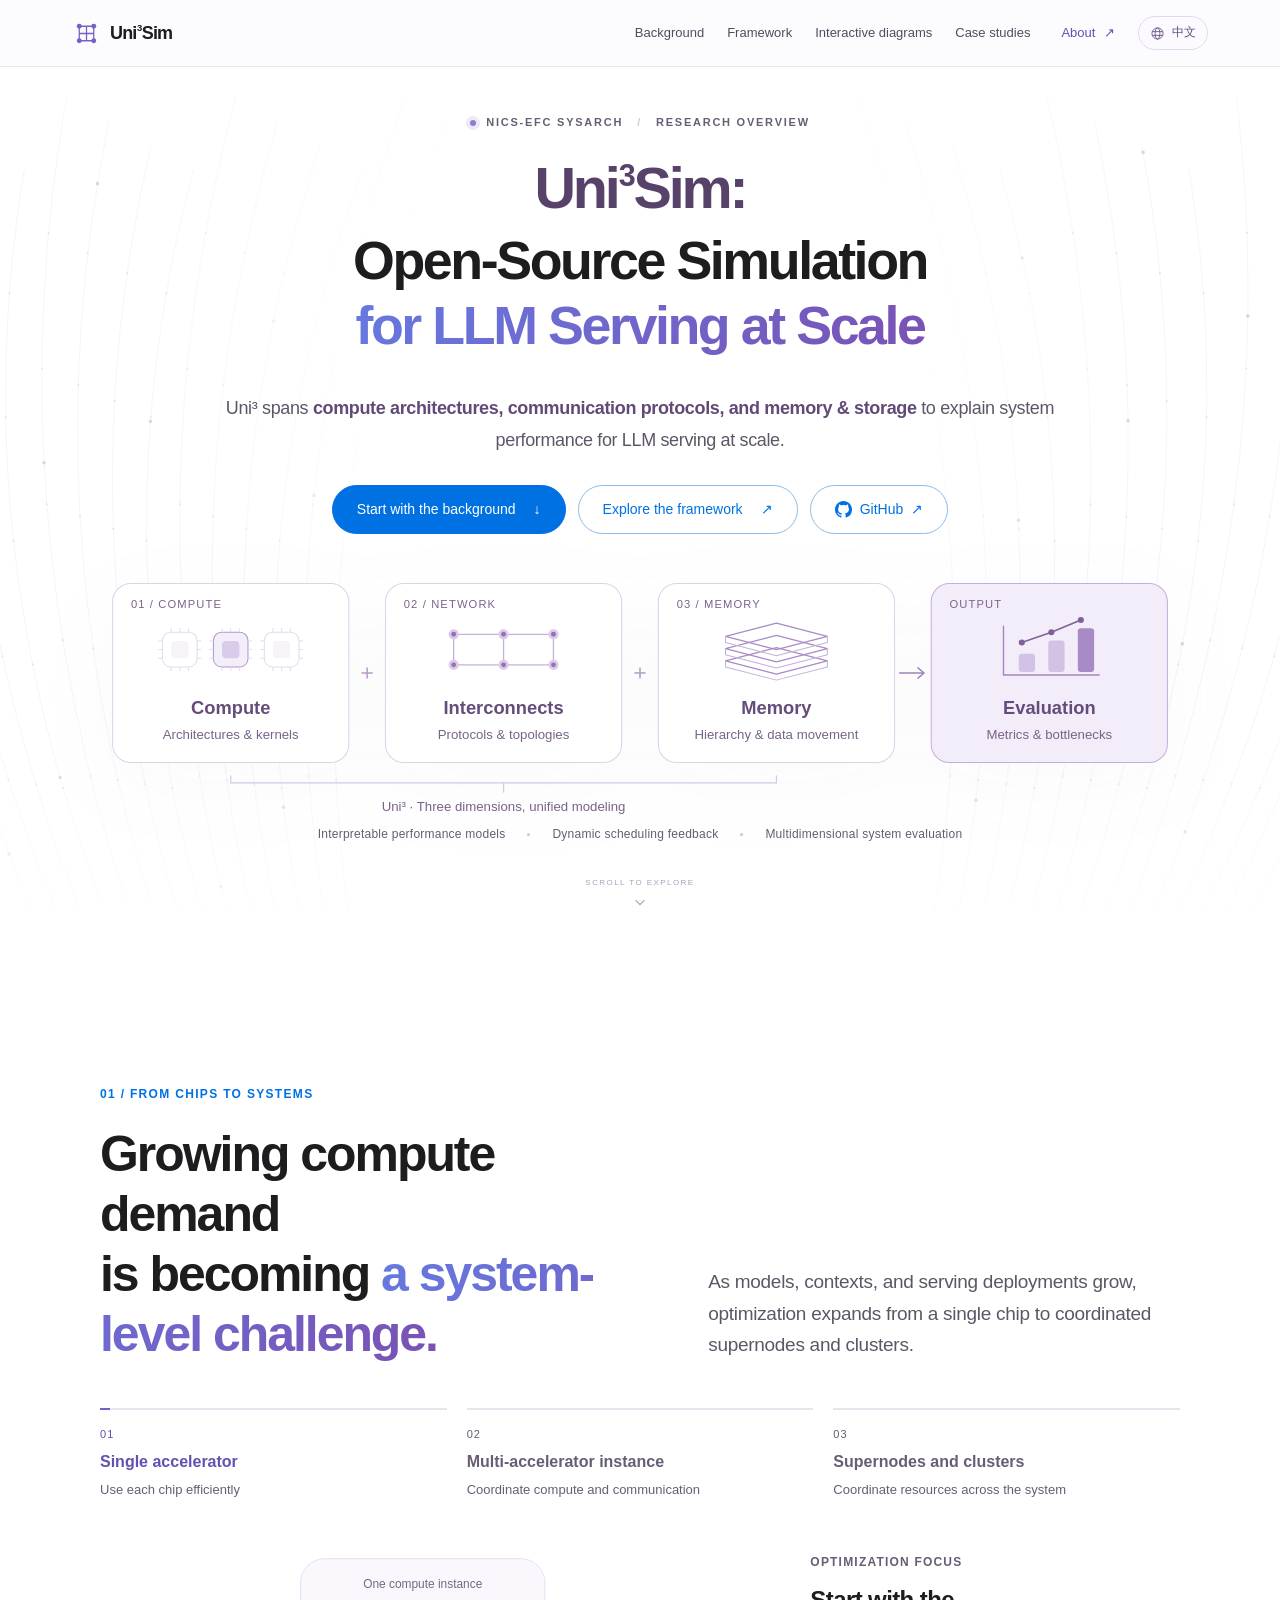
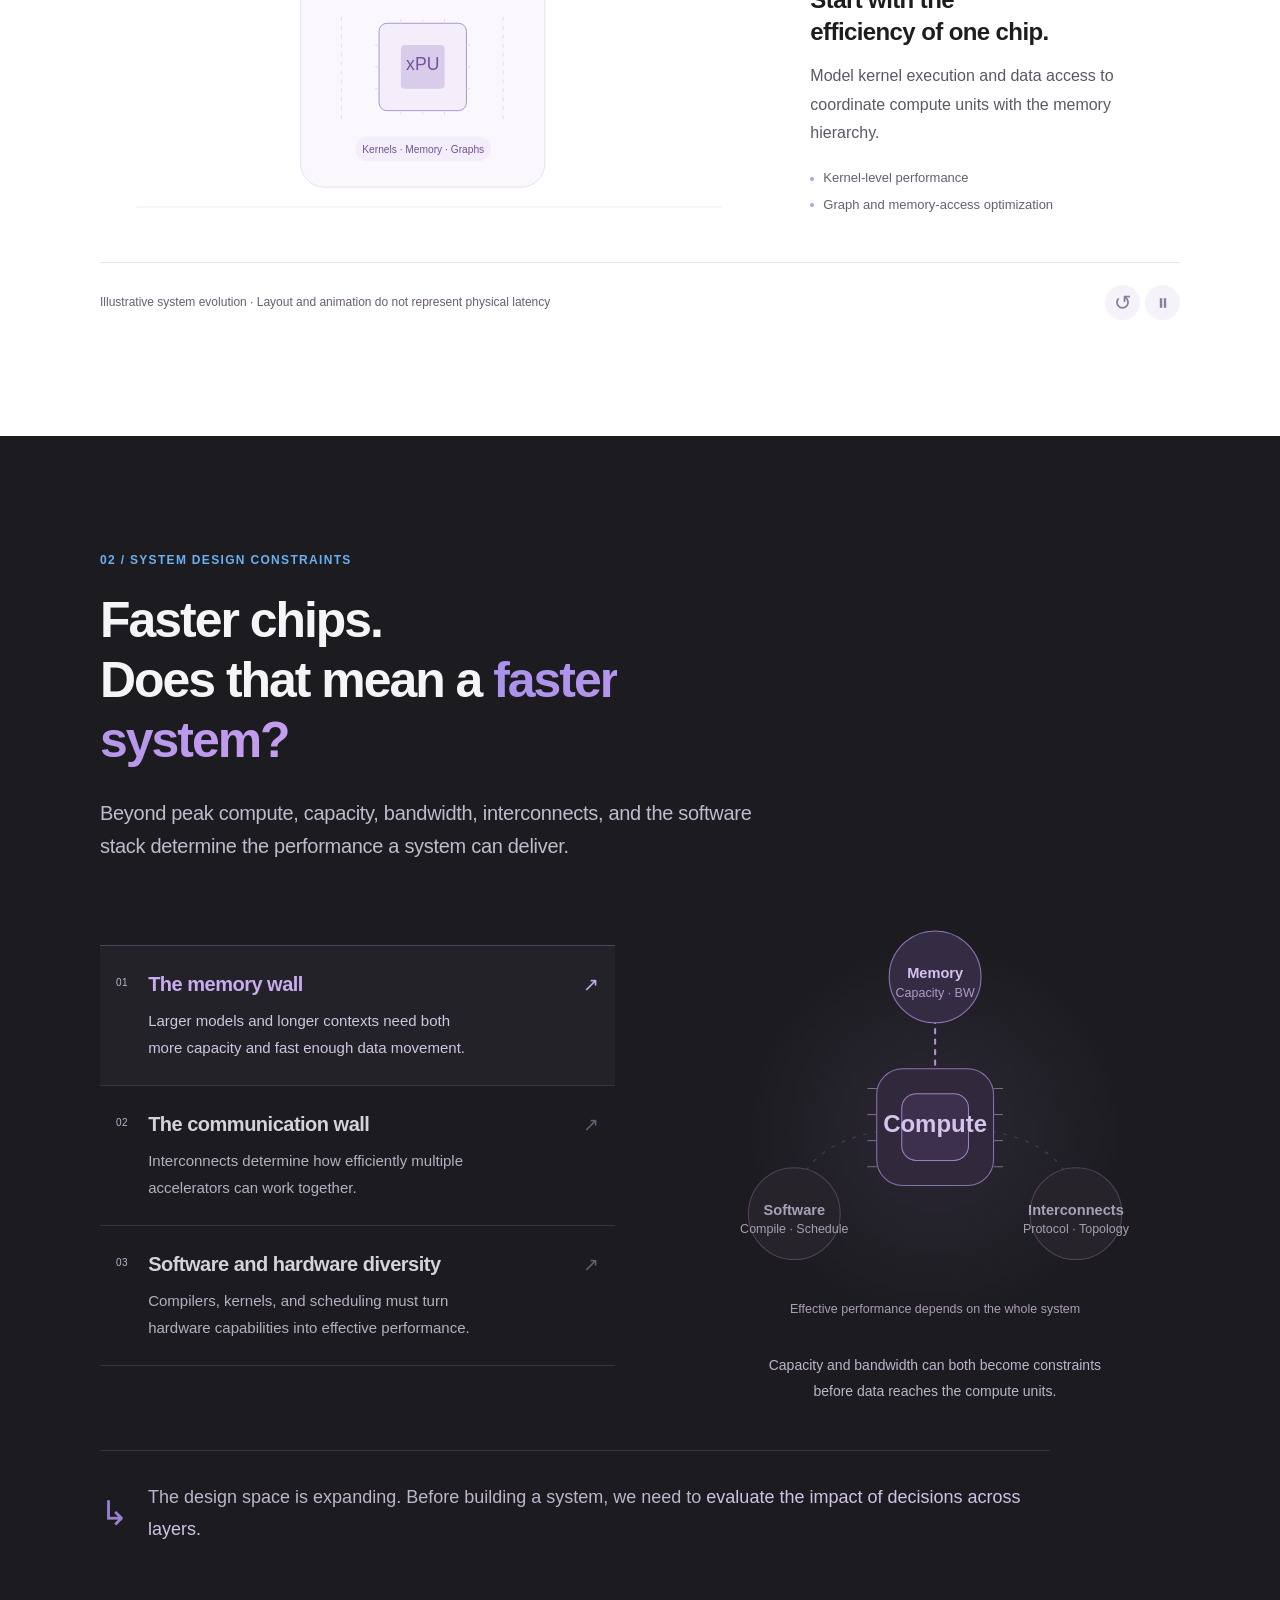
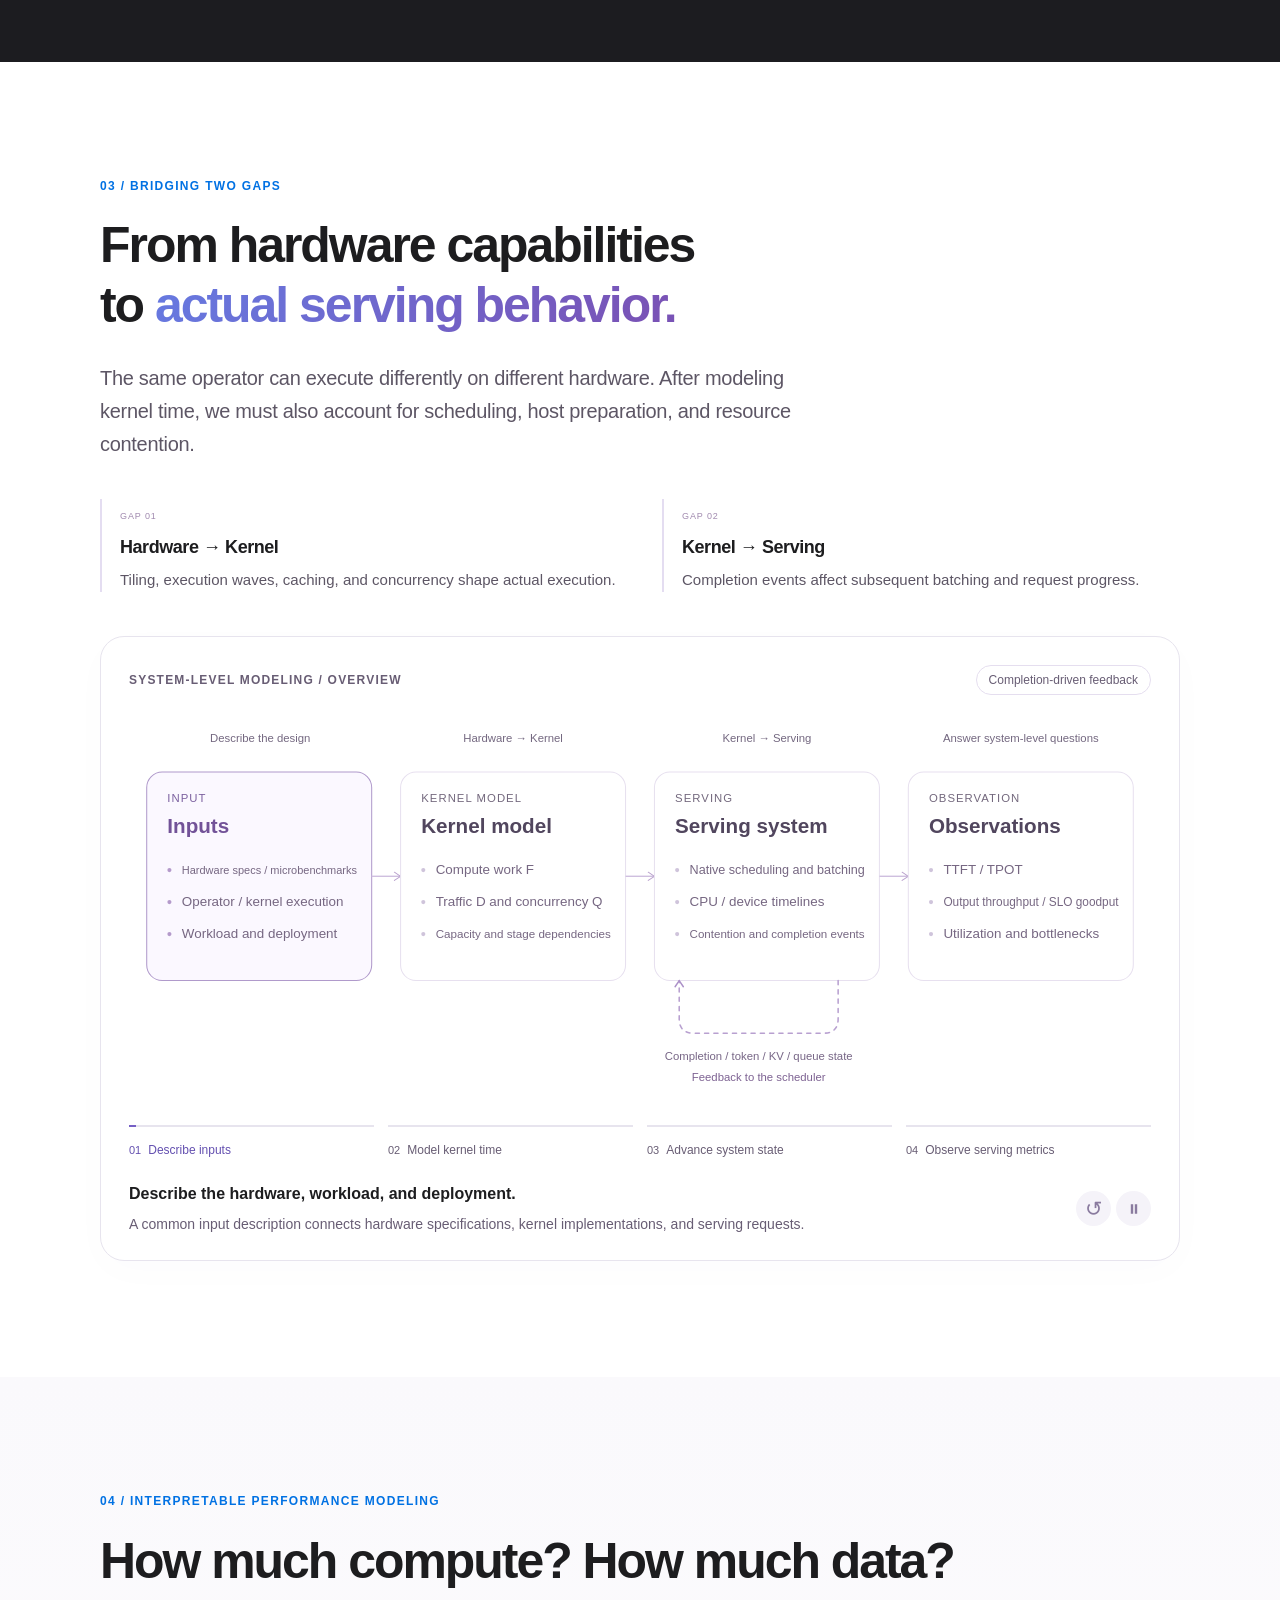
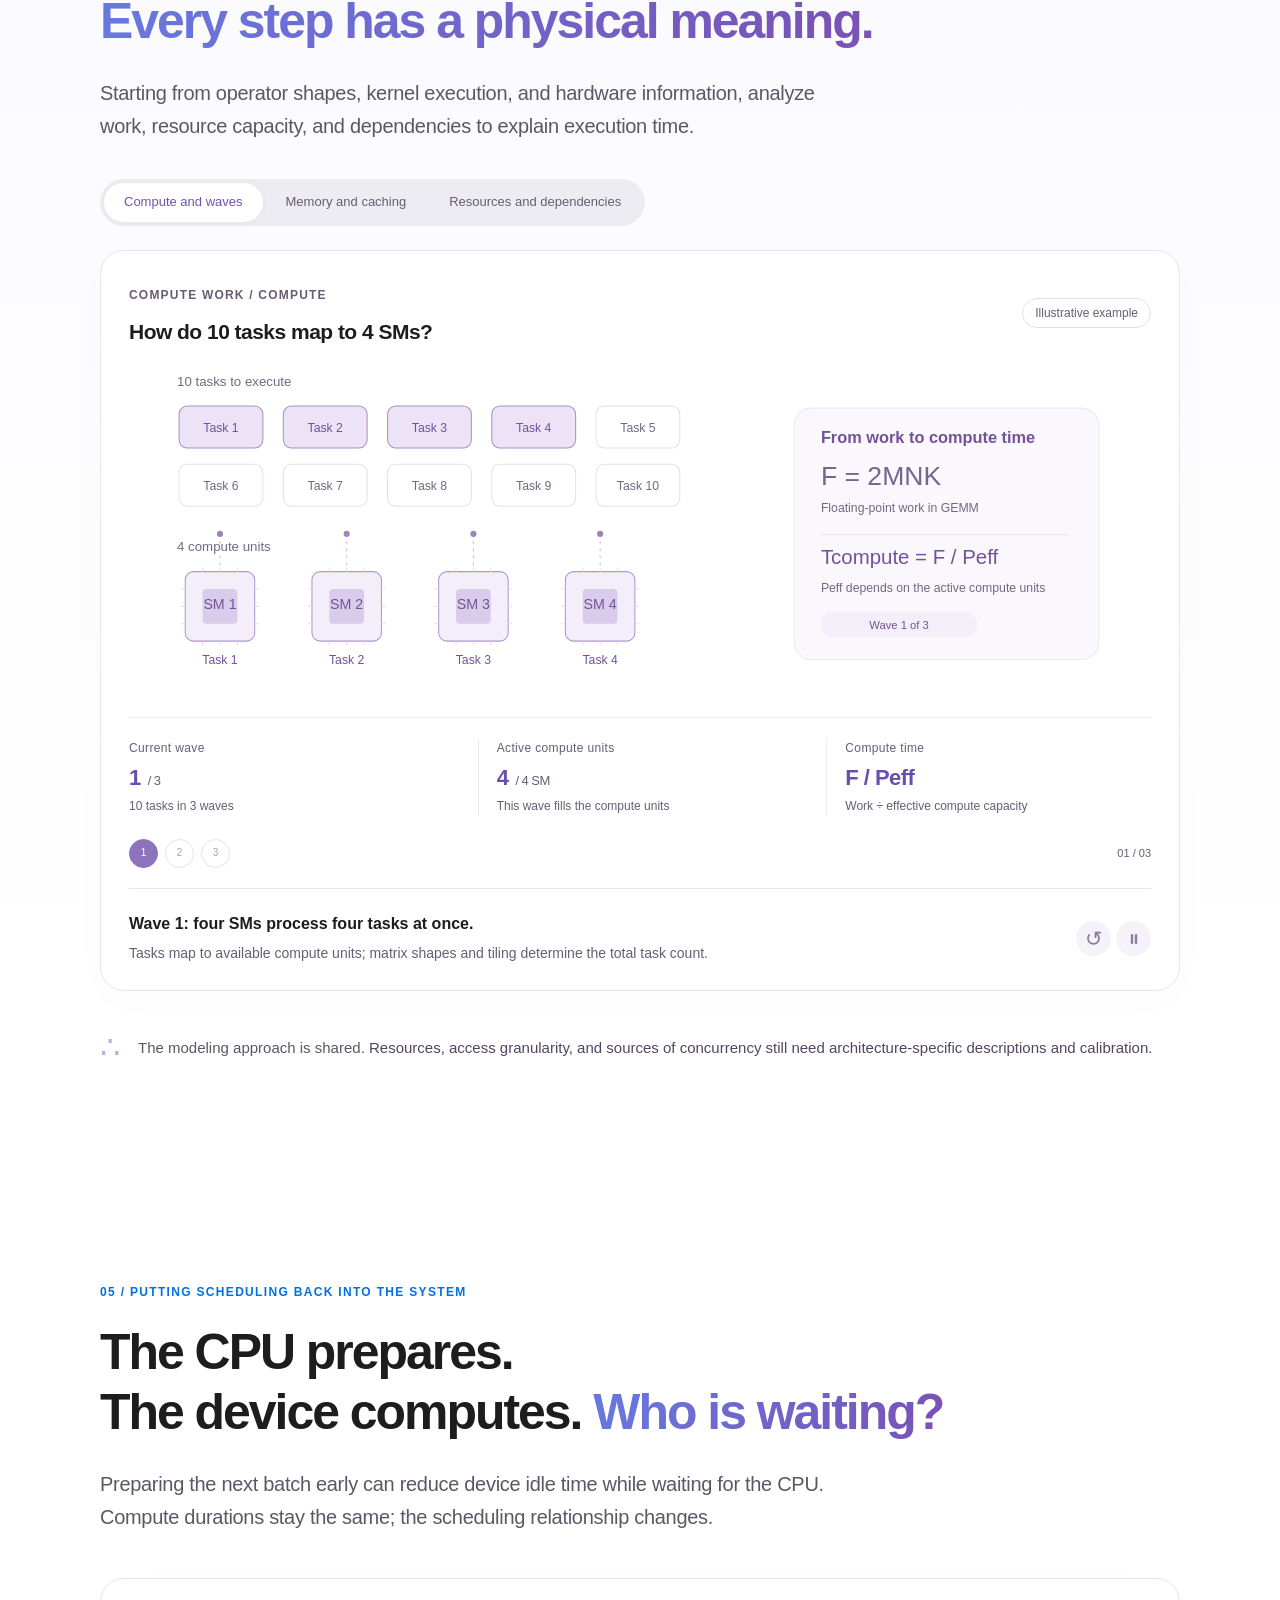
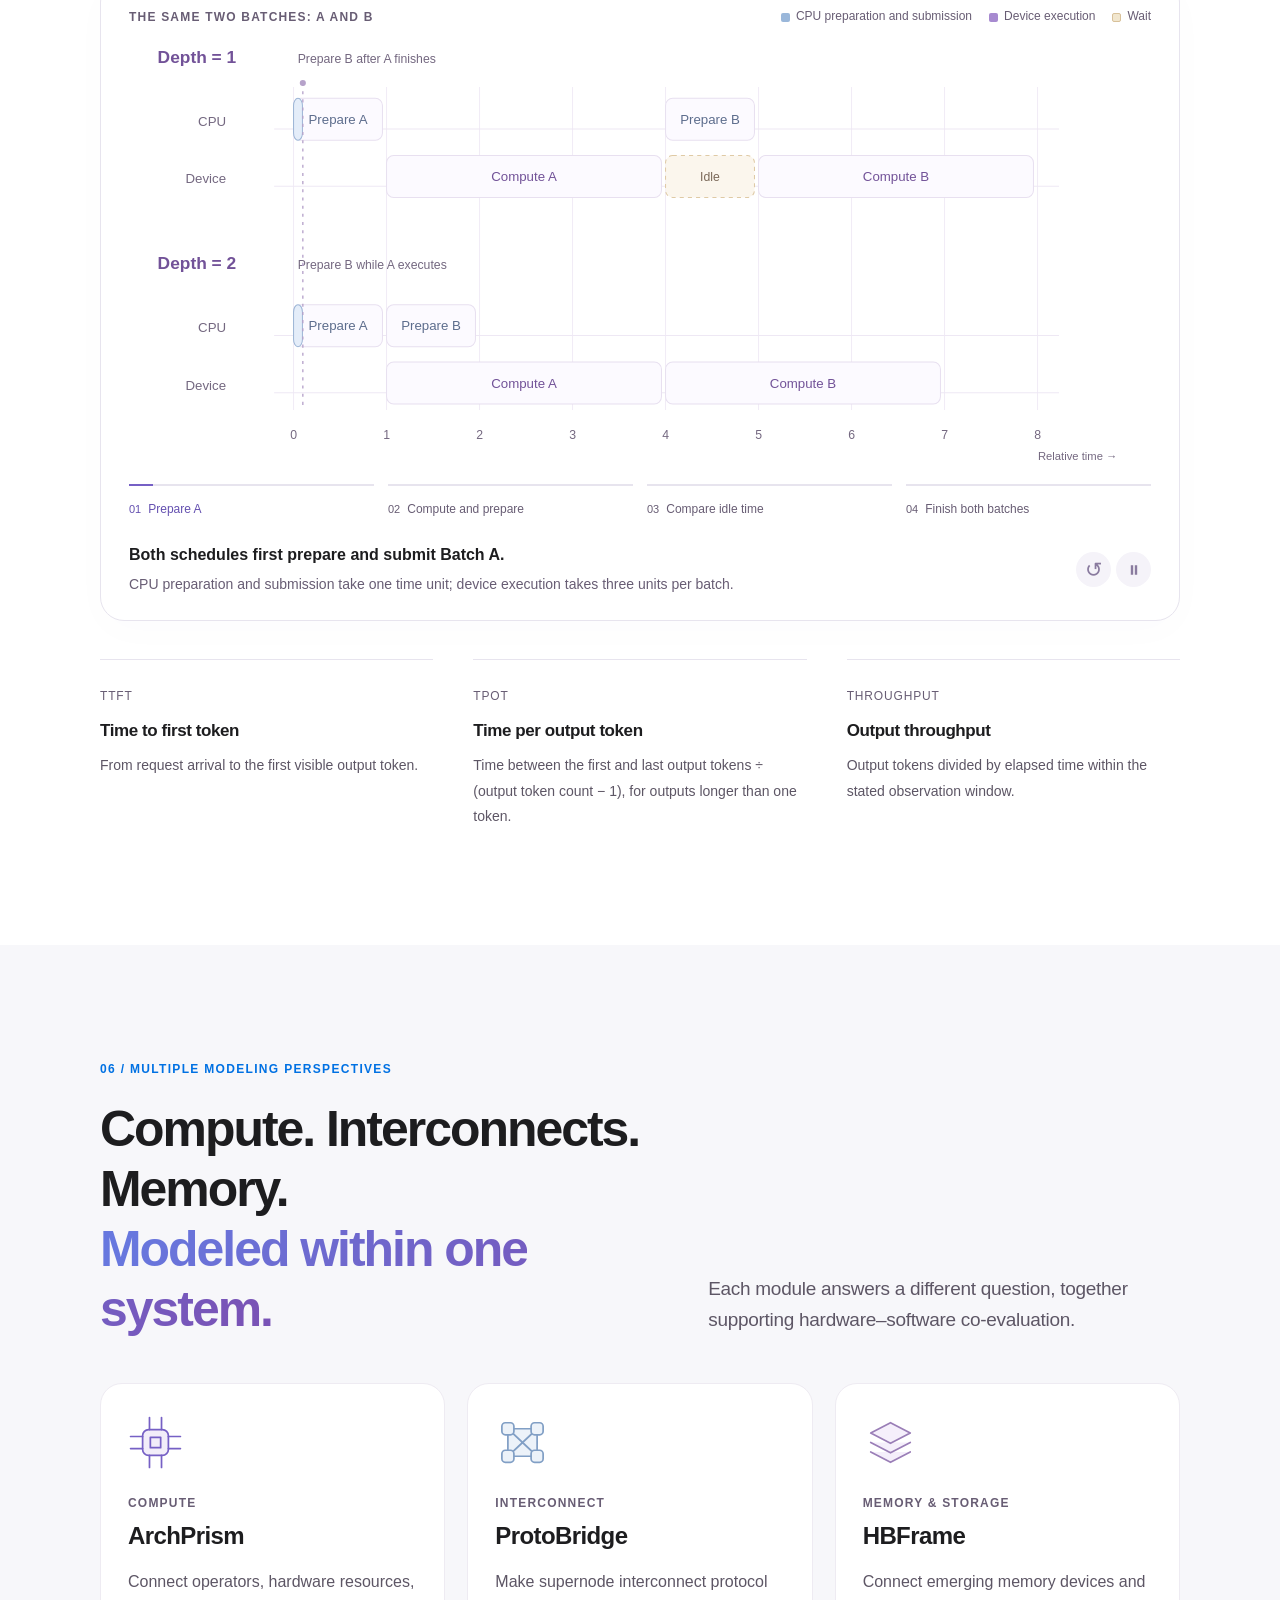
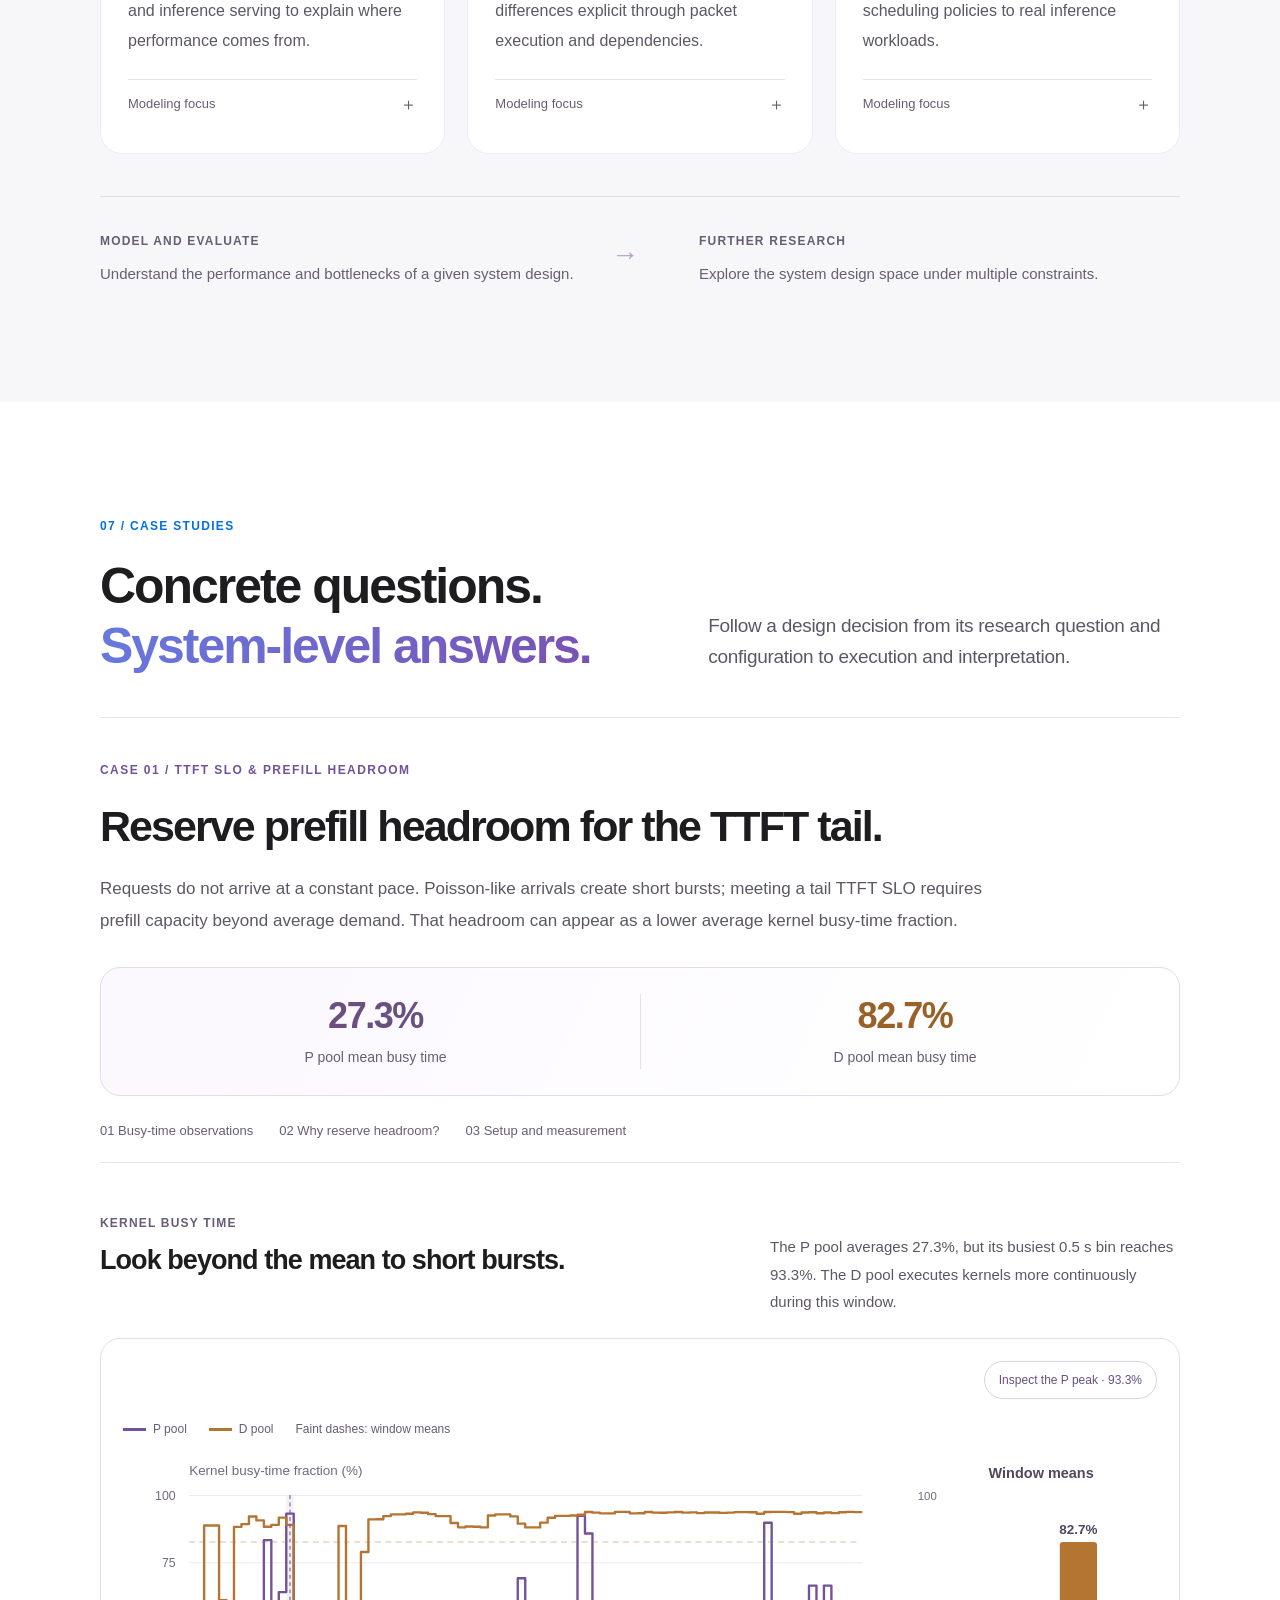
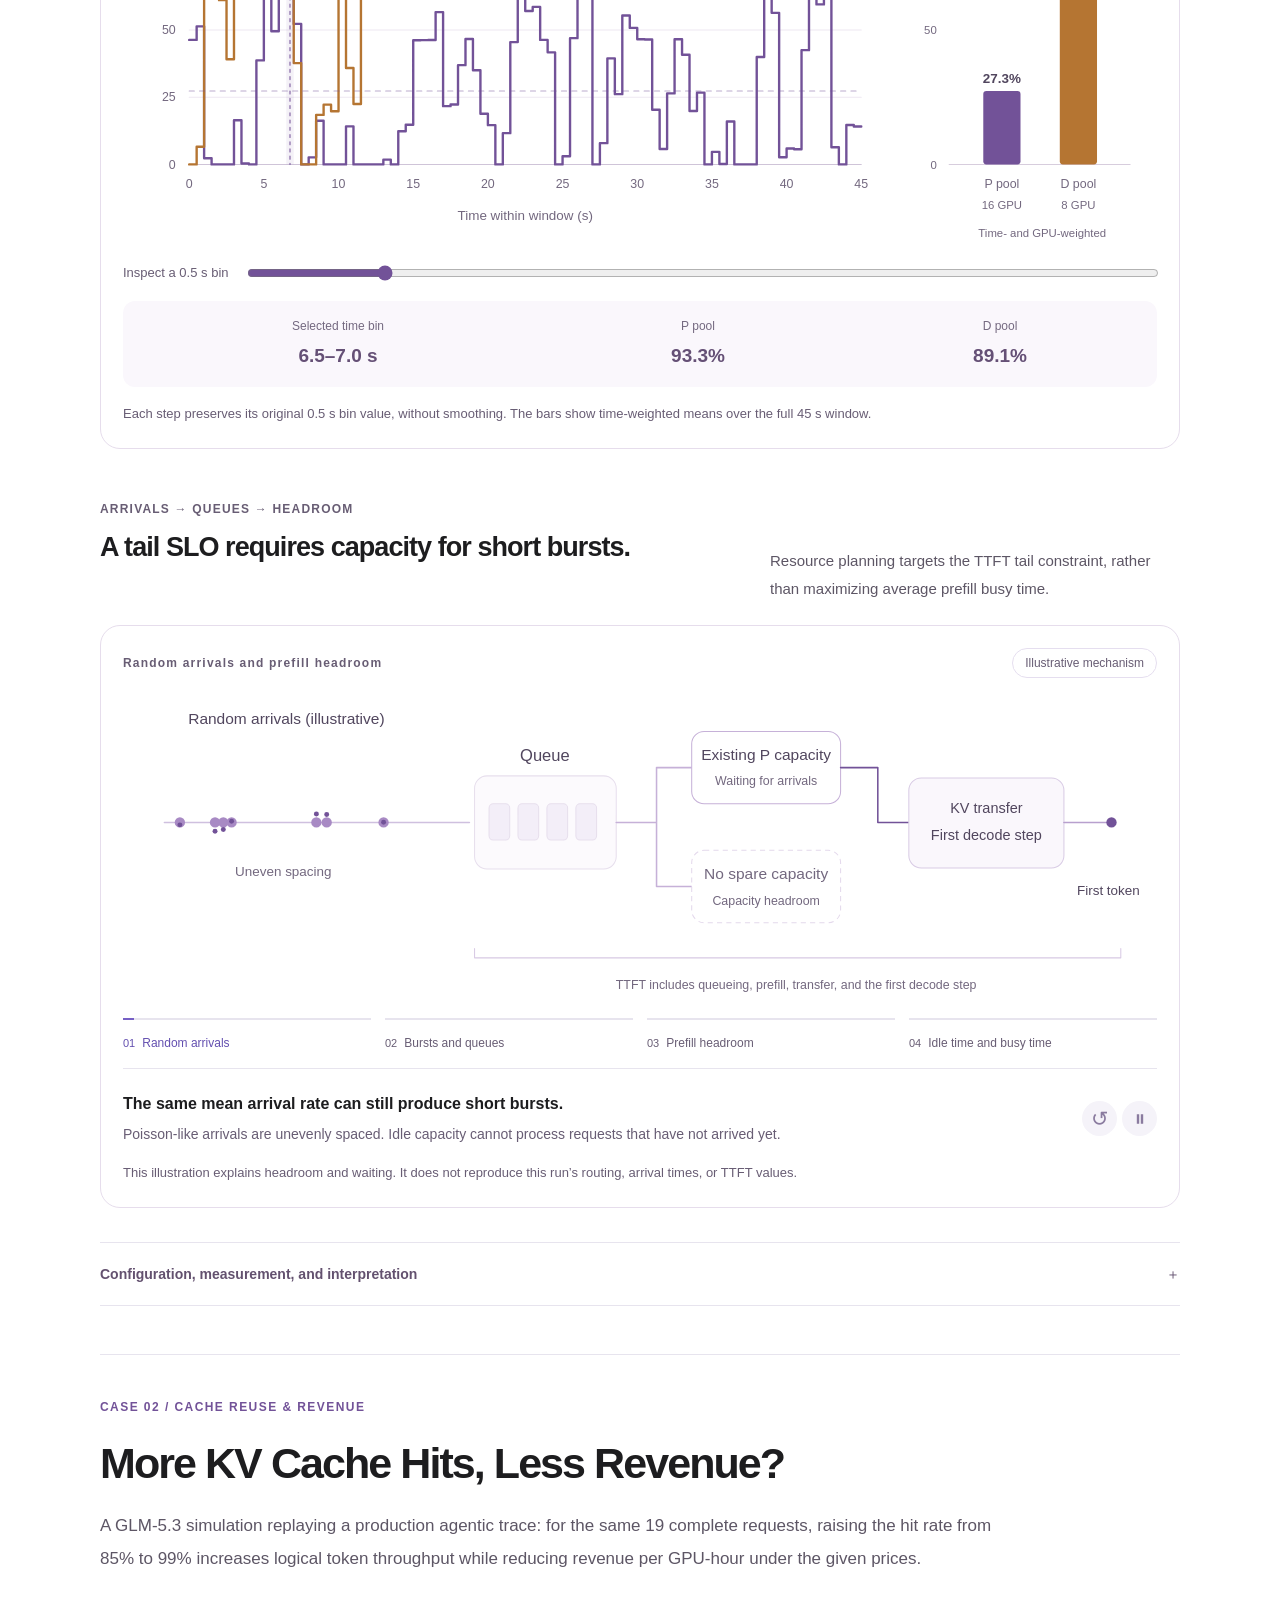
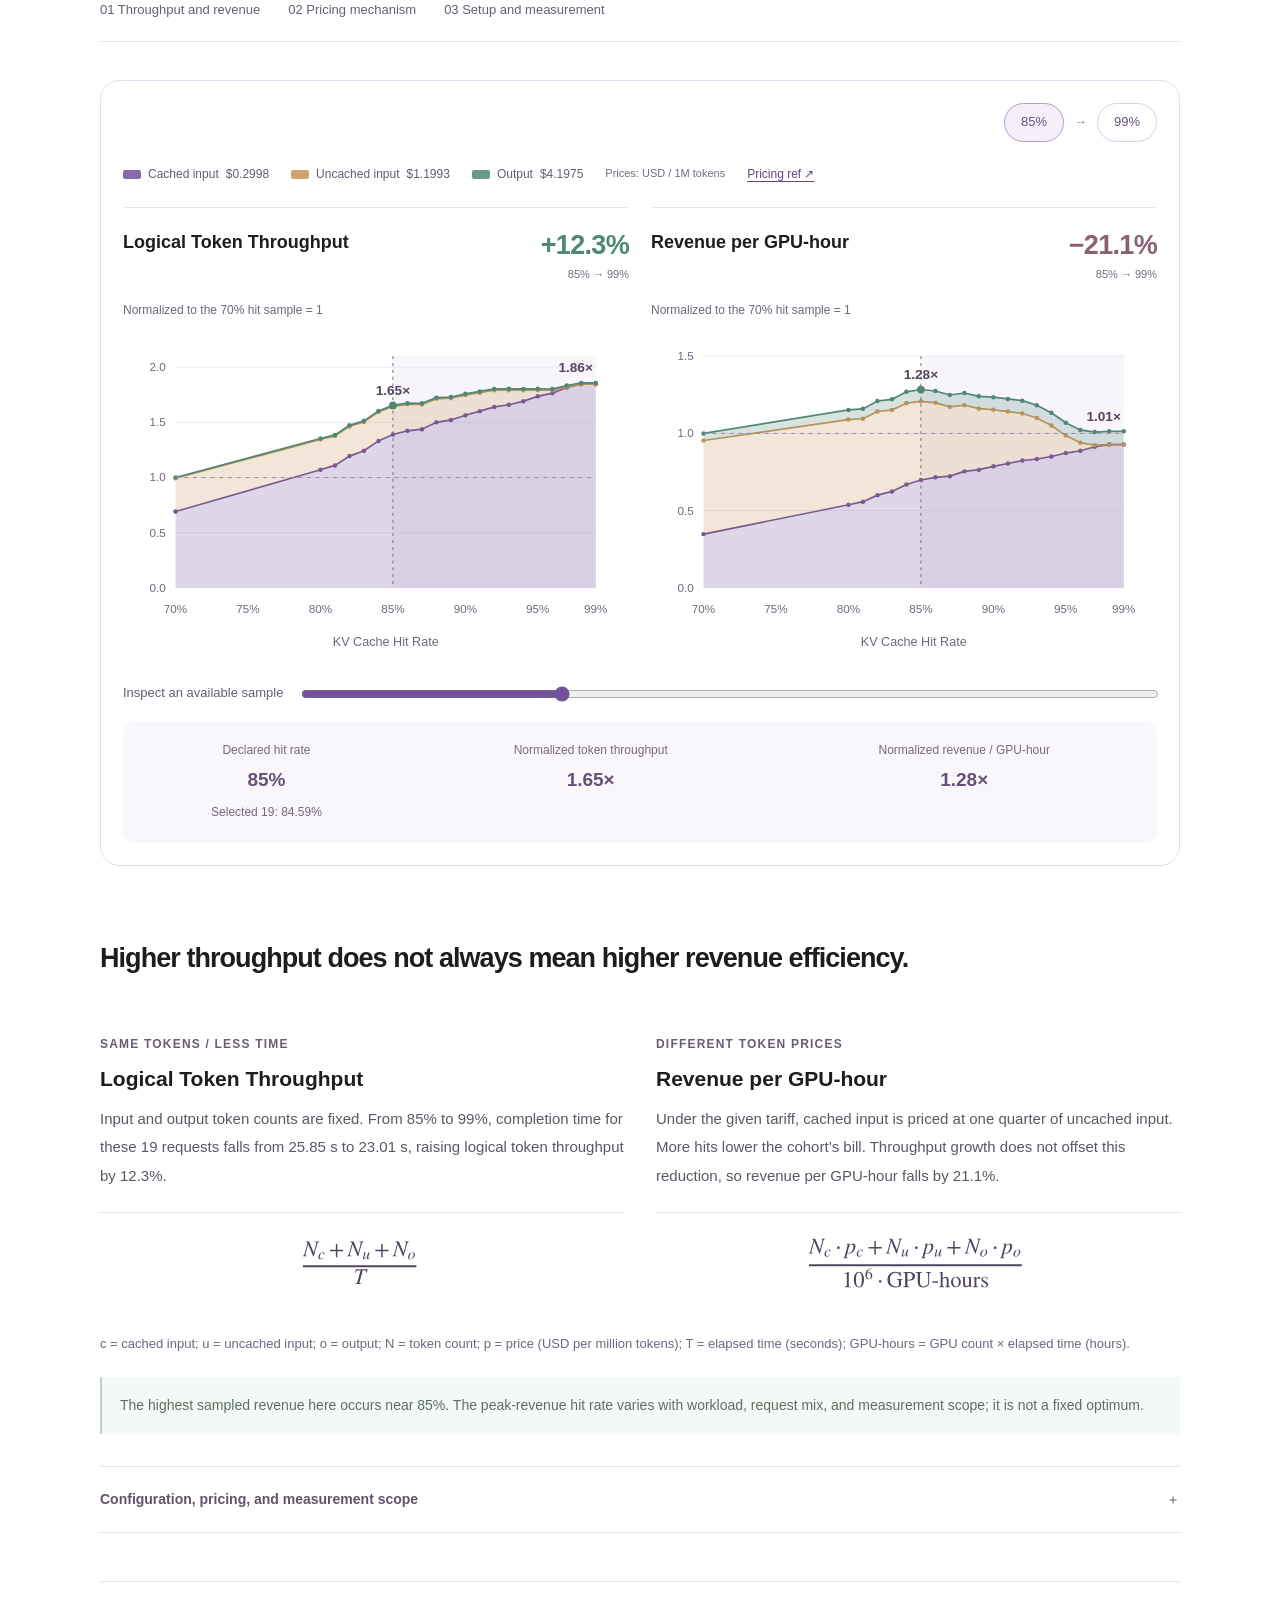
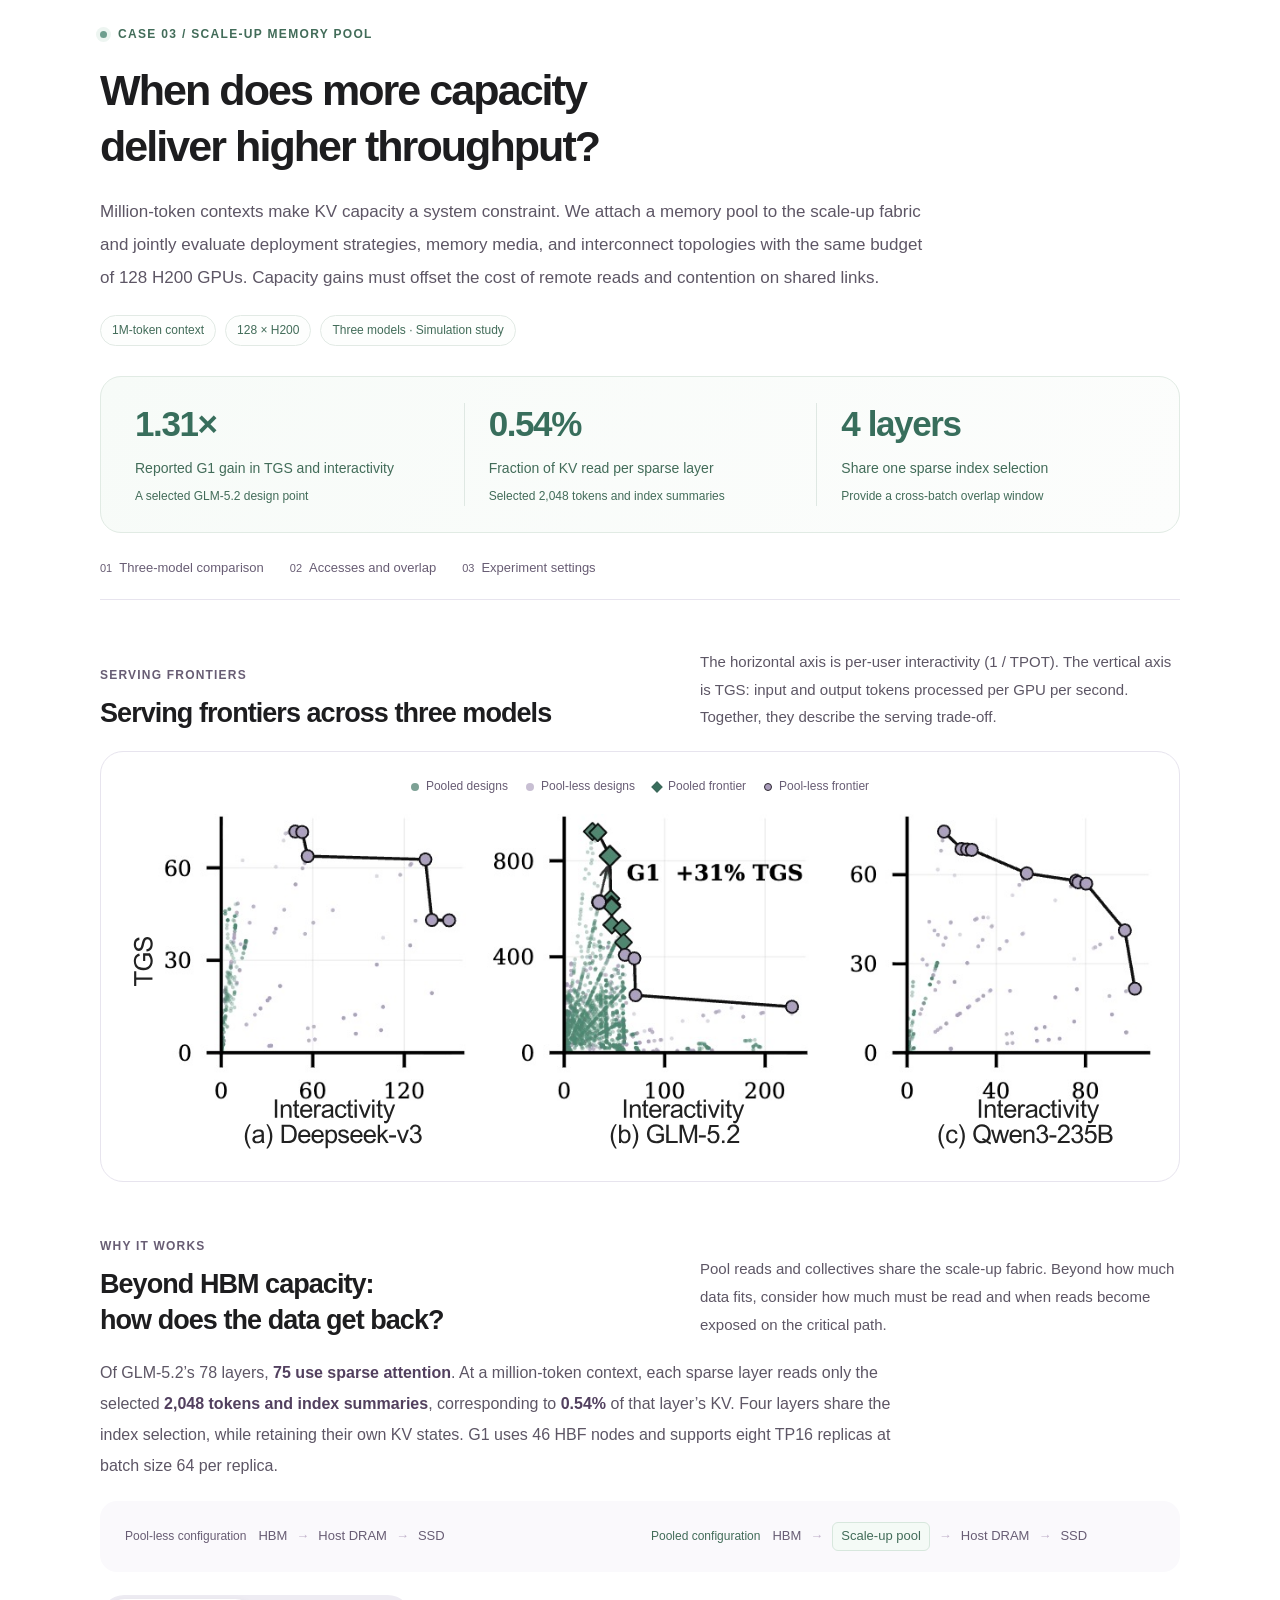
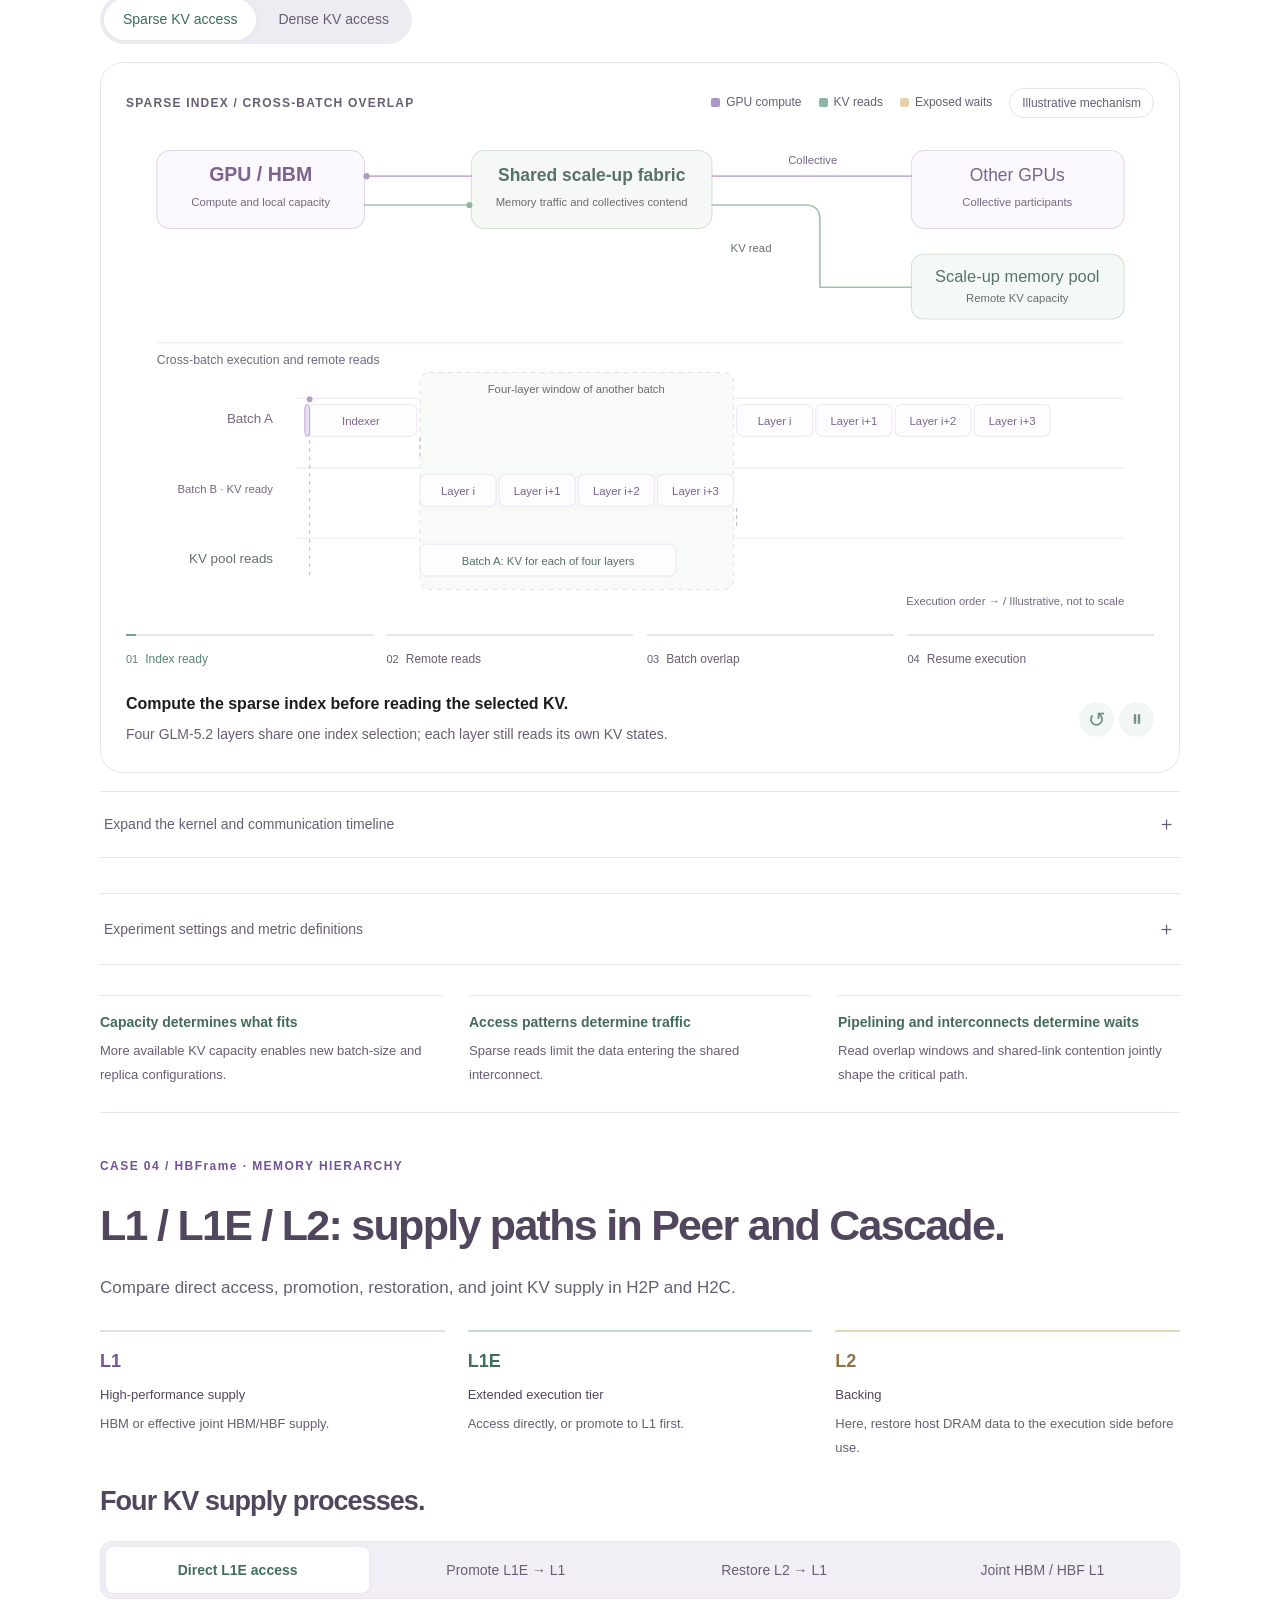
<file: index.html>
<!doctype html>
<html lang="en">
<head>
  <meta charset="utf-8">
  <meta name="viewport" content="width=device-width, initial-scale=1">
  <meta name="theme-color" content="#ffffff">
  <meta name="description" content="Uni³Sim: Open-source simulation for LLM serving at scale, spanning compute architectures, communication protocols, and memory & storage.">
  <title>Uni³Sim: Open-Source Simulation for LLM Serving at Scale</title>
  <link rel="icon" type="image/svg+xml" href="assets/favicon.svg">
  <link rel="stylesheet" href="styles.css">
  <link rel="stylesheet" href="case-studies.css">
  <link rel="stylesheet" href="prefill-slo.css?v=20261111-slo-zero">
  <link rel="stylesheet" href="cache-revenue.css?v=20261112-token-notation">
  <link rel="stylesheet" href="hbframe-tier.css?v=20261112-formulas">
  <link rel="stylesheet" href="readability.css?v=20261124-references">
  <script defer src="data/i18n.js?v=20261124-references"></script>
  <script defer src="data/prefill-slo.js?v=20261111-slo"></script>
  <script defer src="data/cache-revenue.js?v=20261112-cache"></script>
  <script defer src="data/hbframe-tier.js?v=20261111-hbframe"></script>
  <script defer src="data/cases.js?v=20261112-cleanup"></script>
  <script defer src="scripts/timeline.js"></script>
  <script defer src="scripts/figures.js?v=20261111-fonts"></script>
  <script defer src="scripts/case-studies.js?v=20261111-fonts"></script>
  <script defer src="scripts/prefill-slo-case.js?v=20261112-cleanup"></script>
  <script defer src="scripts/cache-revenue-case.js?v=20261112-token-notation"></script>
  <script defer src="scripts/hbframe-tier-case.js?v=20261112-formulas"></script>
  <script defer src="scripts/app.js?v=20261112-cleanup"></script>
</head>
<body>
  <a class="skip-link" href="#background">Skip to background</a>
  <header class="site-header">
    <div class="nav-inner">
      <a class="wordmark" href="#top" aria-label="Uni³Sim home"><svg viewBox="0 0 32 32" aria-hidden="true"><path d="M8 8h16v16H8zM8 16h16M16 8v16"/><circle cx="8" cy="8" r="2.7"/><circle cx="24" cy="8" r="2.7"/><circle cx="8" cy="24" r="2.7"/><circle cx="24" cy="24" r="2.7"/></svg><span class="uni3-wordmark">Uni<sup>3</sup><b>Sim</b></span></a>
      <nav id="main-nav" aria-label="Page navigation"><a href="#background">Background</a><a href="#framework">Framework</a><a href="#modeling">Interactive diagrams</a><a href="#cases">Case studies</a><a href="#about">About <span aria-hidden="true">↗</span></a></nav>
      <div class="header-actions"><a class="language-toggle" href="zh/" lang="zh-CN" hreflang="zh-CN" aria-label="切换到中文版"><svg viewBox="0 0 20 20" aria-hidden="true"><circle cx="10" cy="10" r="7.4"/><ellipse cx="10" cy="10" rx="3.2" ry="7.4"/><path d="M3 7.5h14M3 12.5h14"/></svg><span>中文</span></a><button class="menu-toggle" aria-label="Open navigation" aria-controls="main-nav" aria-expanded="false"><span></span><span></span></button></div>
    </div>
    <div class="reading-progress" aria-hidden="true"><span></span></div>
  </header>

  <main id="main">
    <section id="top" class="hero">
      <canvas id="hero-canvas" aria-hidden="true"></canvas><div class="hero-wash" aria-hidden="true"></div>
      <div class="hero-copy">
        <p class="hero-eyebrow"><span class="status-dot"></span> NICS-EFC SYSARCH <span class="eyebrow-divider">/</span> RESEARCH OVERVIEW</p>
        <h1 class="uni3-title"><span class="uni3-brand">Uni<sup>3</sup>Sim:</span><span class="hero-title-line">Open-Source Simulation</span><span class="hero-title-line gradient-text">for LLM Serving at Scale</span></h1>
        <p class="hero-subtitle uni3-summary">Uni³ spans <span class="hero-dimensions">compute architectures, communication protocols, and memory & storage</span> to explain system performance for LLM serving at scale.</p>
        <div class="hero-actions"><a class="button button-primary" href="#background">Start with the background <span aria-hidden="true">↓</span></a><a class="button button-outline" href="#framework">Explore the framework <span aria-hidden="true">↗</span></a><a class="button button-outline repository-link" href="https://github.com/thu-nics/uni3sim" target="_blank" rel="noopener noreferrer" title="thu-nics/uni3sim" aria-label="Uni³Sim GitHub repository (opens in a new tab)"><svg viewBox="0 0 16 16" aria-hidden="true"><path d="M8 0C3.58 0 0 3.58 0 8c0 3.54 2.29 6.53 5.47 7.59.4.07.55-.17.55-.38 0-.19-.01-.82-.01-1.49-2.01.37-2.53-.49-2.69-.94-.09-.23-.48-.94-.82-1.13-.28-.15-.68-.52-.01-.53.63-.01 1.08.58 1.23.82.72 1.21 1.87.87 2.33.66.07-.52.28-.87.51-1.07-1.78-.2-3.64-.89-3.64-3.95 0-.87.31-1.59.82-2.15-.08-.2-.36-1.02.08-2.12 0 0 .67-.21 2.2.82.64-.18 1.32-.27 2-.27s1.36.09 2 .27c1.53-1.04 2.2-.82 2.2-.82.44 1.1.16 1.92.08 2.12.51.56.82 1.27.82 2.15 0 3.07-1.87 3.75-3.65 3.95.29.25.54.73.54 1.48 0 1.07-.01 1.93-.01 2.2 0 .21.15.46.55.38A8.01 8.01 0 0 0 16 8c0-4.42-3.58-8-8-8Z"/></svg><span>GitHub</span><span aria-hidden="true">↗</span></a></div>
      </div>
      <div class="hero-figure" aria-label="Co-model compute architectures, communication protocols, and memory & storage to evaluate the system"><svg id="hero-architecture" viewBox="0 0 1100 258" role="img" aria-label="The three modeling dimensions of Uni³ and system evaluation"></svg></div>
      <div class="hero-foot"><span>Interpretable performance models</span><i></i><span>Dynamic scheduling feedback</span><i></i><span>Multidimensional system evaluation</span></div>
      <a class="scroll-cue" href="#background" aria-label="Read the background"><span>SCROLL TO EXPLORE</span><svg viewBox="0 0 20 20" aria-hidden="true"><path d="m5 8 5 5 5-5"/></svg></a>
    </section>

    <section id="background" class="section scale-section">
      <div class="container">
        <p class="eyebrow">01 / FROM CHIPS TO SYSTEMS</p>
        <div class="section-heading"><h2>Growing compute demand<br> is becoming <span class="gradient-text">a system-level challenge.</span></h2><p class="section-lead">As models, contexts, and serving deployments grow, optimization expands from a single chip to coordinated supernodes and clusters.</p></div>
        <div class="scale-demo interactive-figure" id="scale-demo" data-figure="scale">
          <div class="stage-tabs scale-tabs" role="group" aria-label="Compute system scale">
            <button type="button" data-step="0"><span class="step-number">01</span><strong>Single accelerator</strong><small>Use each chip efficiently</small><i></i></button>
            <button type="button" data-step="1"><span class="step-number">02</span><strong>Multi-accelerator instance</strong><small>Coordinate compute and communication</small><i></i></button>
            <button type="button" data-step="2"><span class="step-number">03</span><strong>Supernodes and clusters</strong><small>Coordinate resources across the system</small><i></i></button>
          </div>
          <p class="diagram-hint">Swipe to explore the full diagram <span aria-hidden="true">↔</span></p>
          <div class="scale-body"><div class="diagram-scroll" tabindex="0" aria-label="Interactive system scale diagram; scroll horizontally"><svg class="scale-svg" viewBox="0 0 670 340" role="img" aria-label="Scaling from one accelerator to multiple accelerators, supernodes, and clusters"></svg></div><div class="scale-copy"><p class="micro-label">OPTIMIZATION FOCUS</p><h3 data-caption-title></h3><p data-caption-body></p><ul class="focus-list" data-focus-list></ul></div></div>
          <div class="figure-bottom"><span class="figure-note">Illustrative system evolution · Layout and animation do not represent physical latency</span><div class="media-controls"><button class="icon-button reset-button" type="button" aria-label="Replay the system evolution animation">↺</button><button class="icon-button play-toggle" type="button" aria-label="Pause the system evolution animation" aria-pressed="true"><svg viewBox="0 0 20 20" aria-hidden="true"><path class="play-icon" d="m7 4 9 6-9 6z"/><path class="pause-icon" d="M6 4h3v12H6zm5 0h3v12h-3z"/></svg></button></div></div>
        </div>
      </div>
    </section>

    <section id="challenges" class="section dark-section">
      <div class="container">
        <p class="eyebrow">02 / SYSTEM DESIGN CONSTRAINTS</p>
        <h2>Faster chips.<br>Does that mean a <span class="light-gradient">faster system?</span></h2>
        <p class="section-lead">Beyond peak compute, capacity, bandwidth, interconnects, and the software stack determine the performance a system can deliver.</p>
        <div class="constraint-layout">
          <div class="constraint-options" role="group" aria-label="Explore system constraints">
            <button type="button" data-constraint="memory" aria-pressed="true"><span>01</span><div><h3>The memory wall</h3><p>Larger models and longer contexts need both more capacity and fast enough data movement.</p></div><b aria-hidden="true">↗</b></button>
            <button type="button" data-constraint="network" aria-pressed="false"><span>02</span><div><h3>The communication wall</h3><p>Interconnects determine how efficiently multiple accelerators can work together.</p></div><b aria-hidden="true">↗</b></button>
            <button type="button" data-constraint="software" aria-pressed="false"><span>03</span><div><h3>Software and hardware diversity</h3><p>Compilers, kernels, and scheduling must turn hardware capabilities into effective performance.</p></div><b aria-hidden="true">↗</b></button>
          </div>
          <div class="constraint-visual"><svg id="constraint-diagram" viewBox="0 0 470 430" role="img" aria-label="System relationships among memory, compute, interconnects, and software"></svg><p id="constraint-caption" aria-live="polite">Capacity and bandwidth can both become constraints before data reaches the compute units.</p></div>
        </div>
        <div class="dark-insight"><span class="insight-symbol" aria-hidden="true">↳</span><p>The design space is expanding. Before building a system, we need to <strong>evaluate the impact of decisions across layers.</strong></p></div>
      </div>
    </section>

    <section id="framework" class="section framework-section">
      <div class="container">
        <p class="eyebrow">03 / BRIDGING TWO GAPS</p>
        <h2>From hardware capabilities<br> to <span class="gradient-text">actual serving behavior.</span></h2>
        <p class="section-lead">The same operator can execute differently on different hardware. After modeling kernel time, we must also account for scheduling, host preparation, and resource contention.</p>
        <div class="gap-summary"><div><span>GAP 01</span><h3>Hardware → Kernel</h3><p>Tiling, execution waves, caching, and concurrency shape actual execution.</p></div><div><span>GAP 02</span><h3>Kernel → Serving</h3><p>Completion events affect subsequent batching and request progress.</p></div></div>
        <figure class="architecture-figure interactive-figure" id="framework-demo" data-figure="framework">
          <div class="figure-heading"><span class="micro-label">SYSTEM-LEVEL MODELING / OVERVIEW</span><span class="small-tag">Completion-driven feedback</span></div>
          <p class="diagram-hint">Swipe to explore the full diagram <span aria-hidden="true">↔</span></p>
          <div class="diagram-scroll" tabindex="0" aria-label="Interactive modeling framework; scroll horizontally"><svg viewBox="0 0 1000 390" role="img" aria-label="Inputs pass through kernel modeling and system scheduling to produce serving metrics; completion events feed back to the scheduler"></svg></div>
          <div class="stage-tabs compact-tabs" role="group" aria-label="System modeling stages"><button data-step="0" type="button"><span>01</span>Describe inputs<i></i></button><button data-step="1" type="button"><span>02</span>Model kernel time<i></i></button><button data-step="2" type="button"><span>03</span>Advance system state<i></i></button><button data-step="3" type="button"><span>04</span>Observe serving metrics<i></i></button></div>
          <figcaption class="figure-bottom"><div class="figure-caption"><strong data-caption-title></strong><p data-caption-body></p></div><div class="media-controls"><button class="icon-button reset-button" type="button" aria-label="Replay the framework animation">↺</button><button class="icon-button play-toggle" type="button" aria-label="Pause the framework animation" aria-pressed="true"><svg viewBox="0 0 20 20" aria-hidden="true"><path class="play-icon" d="m7 4 9 6-9 6z"/><path class="pause-icon" d="M6 4h3v12H6zm5 0h3v12h-3z"/></svg></button></div></figcaption>
        </figure>
      </div>
    </section>

    <section id="modeling" class="section modeling-section">
      <div class="container">
        <p class="eyebrow">04 / INTERPRETABLE PERFORMANCE MODELING</p>
        <h2>How much compute? How much data?<br><span class="gradient-text">Every step has a physical meaning.</span></h2>
        <p class="section-lead">Starting from operator shapes, kernel execution, and hardware information, analyze work, resource capacity, and dependencies to explain execution time.</p>
        <div class="model-tabs segmented" role="tablist" aria-label="Choose a modeling diagram"><button id="tab-compute" role="tab" aria-selected="true" aria-controls="kernel-panel" data-model="compute" type="button">Compute and waves</button><button id="tab-cache" role="tab" aria-selected="false" aria-controls="kernel-panel" data-model="cache" tabindex="-1" type="button">Memory and caching</button><button id="tab-pipeline" role="tab" aria-selected="false" aria-controls="kernel-panel" data-model="pipeline" tabindex="-1" type="button">Resources and dependencies</button></div>
        <div id="kernel-panel" role="tabpanel" aria-labelledby="tab-compute" class="kernel-panel interactive-figure" data-figure="kernel">
          <div class="figure-heading"><div><span class="micro-label" id="kernel-eyebrow">COMPUTE WORK / COMPUTE</span><h3 id="kernel-title">How do 10 tasks map to 4 SMs?</h3></div><span class="small-tag" id="kernel-tag">Illustrative example</span></div>
          <p class="diagram-hint">Swipe to explore the full diagram <span aria-hidden="true">↔</span></p>
          <div class="diagram-scroll" tabindex="0" aria-label="Kernel modeling diagram; scroll horizontally"><svg viewBox="0 0 1000 350" role="img" id="kernel-diagram" aria-label="Tasks executing in waves"></svg></div>
          <div class="kernel-readouts" id="kernel-readouts"></div>
          <div class="kernel-step-row"><div class="mini-steps" role="group" aria-label="Modeling animation steps"></div><span class="step-counter" data-step-counter></span></div>
          <div class="figure-bottom"><div class="figure-caption"><strong data-caption-title></strong><p data-caption-body></p></div><div class="media-controls"><button class="icon-button reset-button" type="button" aria-label="Replay the kernel modeling animation">↺</button><button class="icon-button play-toggle" type="button" aria-label="Pause the kernel modeling animation" aria-pressed="true"><svg viewBox="0 0 20 20" aria-hidden="true"><path class="play-icon" d="m7 4 9 6-9 6z"/><path class="pause-icon" d="M6 4h3v12H6zm5 0h3v12h-3z"/></svg></button></div></div>
        </div>
        <div class="model-principle"><span class="principle-mark" aria-hidden="true">∴</span><p>The modeling approach is shared. <strong>Resources, access granularity, and sources of concurrency still need architecture-specific descriptions and calibration.</strong></p></div>
      </div>
    </section>

    <section id="serving" class="section serving-section">
      <div class="container">
        <p class="eyebrow">05 / PUTTING SCHEDULING BACK INTO THE SYSTEM</p>
        <h2>The CPU prepares.<br>The device computes. <span class="gradient-text">Who is waiting?</span></h2>
        <p class="section-lead">Preparing the next batch early can reduce device idle time while waiting for the CPU. Compute durations stay the same; the scheduling relationship changes.</p>
        <figure class="serving-figure interactive-figure" id="serving-demo" data-figure="serving">
          <div class="figure-heading"><span class="micro-label">THE SAME TWO BATCHES: A AND B</span><div class="figure-legend"><span><i class="key-cpu"></i>CPU preparation and submission</span><span><i class="key-device"></i>Device execution</span><span><i class="key-idle"></i>Wait</span></div></div>
          <p class="diagram-hint">Swipe to explore the full diagram <span aria-hidden="true">↔</span></p>
          <div class="diagram-scroll" tabindex="0" aria-label="Synchronous and asynchronous scheduling timelines; scroll horizontally"><svg viewBox="0 0 1000 420" role="img" aria-label="Depth 1 versus Depth 2: asynchronous preparation reduces device idle time; device execution remains serial"></svg></div>
          <div class="stage-tabs compact-tabs" role="group" aria-label="Scheduling animation stages"><button data-step="0" type="button"><span>01</span>Prepare A<i></i></button><button data-step="1" type="button"><span>02</span>Compute and prepare<i></i></button><button data-step="2" type="button"><span>03</span>Compare idle time<i></i></button><button data-step="3" type="button"><span>04</span>Finish both batches<i></i></button></div>
          <figcaption class="figure-bottom"><div class="figure-caption"><strong data-caption-title></strong><p data-caption-body></p></div><div class="media-controls"><button class="icon-button reset-button" type="button" aria-label="Replay the asynchronous scheduling animation">↺</button><button class="icon-button play-toggle" type="button" aria-label="Pause the asynchronous scheduling animation" aria-pressed="true"><svg viewBox="0 0 20 20" aria-hidden="true"><path class="play-icon" d="m7 4 9 6-9 6z"/><path class="pause-icon" d="M6 4h3v12H6zm5 0h3v12h-3z"/></svg></button></div></figcaption>
        </figure>
        <div class="metrics-row"><article><span>TTFT</span><h3>Time to first token</h3><p>From request arrival to the first visible output token.</p></article><article><span>TPOT</span><h3>Time per output token</h3><p>Time between the first and last output tokens ÷ (output token count − 1), for outputs longer than one token.</p></article><article><span>THROUGHPUT</span><h3>Output throughput</h3><p>Output tokens divided by elapsed time within the stated observation window.</p></article></div>
      </div>
    </section>

    <section id="modules" class="section modules-section">
      <div class="container">
        <p class="eyebrow">06 / MULTIPLE MODELING PERSPECTIVES</p>
        <div class="section-heading"><h2>Compute. Interconnects. Memory.<br><span class="gradient-text">Modeled within one system.</span></h2><p class="section-lead">Each module answers a different question, together supporting hardware–software co-evaluation.</p></div>
        <div class="module-grid">
          <article class="module-card"><div class="module-icon compute-icon" aria-hidden="true"><svg viewBox="0 0 64 64"><rect x="17" y="17" width="30" height="30" rx="7"/><path d="M25 3v14M39 3v14M25 47v14M39 47v14M3 25h14M3 39h14M47 25h14M47 39h14"/><path d="M26 26h12v12H26z"/></svg></div><p class="micro-label">COMPUTE</p><h3>ArchPrism</h3><p>Connect operators, hardware resources, and inference serving to explain where performance comes from.</p><details><summary>Modeling focus <span aria-hidden="true">＋</span></summary><ul><li>Compute work and effective resource capacity</li><li>Hierarchical traffic, concurrency, and resource dependencies</li><li>Kernel time and scheduling feedback</li></ul></details></article>
          <article class="module-card"><div class="module-icon network-icon" aria-hidden="true"><svg viewBox="0 0 64 64"><path d="M15 16 49 16 49 48 15 48Z M15 16l34 32M49 16 15 48"/><rect x="8" y="9" width="14" height="14" rx="4"/><rect x="42" y="9" width="14" height="14" rx="4"/><rect x="8" y="41" width="14" height="14" rx="4"/><rect x="42" y="41" width="14" height="14" rx="4"/></svg></div><p class="micro-label">INTERCONNECT</p><h3>ProtoBridge</h3><p>Make supernode interconnect protocol differences explicit through packet execution and dependencies.</p><details><summary>Modeling focus <span aria-hidden="true">＋</span></summary><ul><li>Translation from communication operators to packets</li><li>Protocol parameters and packet dependencies</li><li>A shared packet execution module</li></ul></details></article>
          <article class="module-card"><div class="module-icon memory-icon" aria-hidden="true"><svg viewBox="0 0 64 64"><path d="m9 21 23-12 23 12-23 12Zm0 11 23 12 23-12M9 43l23 12 23-12"/></svg></div><p class="micro-label">MEMORY & STORAGE</p><h3>HBFrame</h3><p>Connect emerging memory devices and scheduling policies to real inference workloads.</p><details><summary>Modeling focus <span aria-hidden="true">＋</span></summary><ul><li>Modular HBF device models</li><li>Capacity and data scheduling policies</li><li>Inference engine integration and system-level evaluation</li></ul></details></article>
        </div>
        <div class="research-direction"><div><span class="micro-label">MODEL AND EVALUATE</span><p>Understand the performance and bottlenecks of a given system design.</p></div><span class="direction-arrow" aria-hidden="true">→</span><div><span class="micro-label">FURTHER RESEARCH</span><p>Explore the system design space under multiple constraints.</p></div></div>
      </div>
    </section>

    <section id="cases" class="section cases-section">
      <div class="container">
        <p class="eyebrow">07 / CASE STUDIES</p>
        <div class="section-heading"><h2>Concrete questions.<br> <span class="gradient-text">System-level answers.</span></h2><p class="section-lead">Follow a design decision from its research question and configuration to execution and interpretation.</p></div>
        <div id="case-list"></div>
        <div class="cases-empty" id="cases-empty"><div class="case-outline" aria-hidden="true"><span></span><i></i><span></span><i></i><span></span></div><p class="small-tag">More case studies to come</p><h3>The next design decision starts here.</h3><div class="case-method"><span><b>01</b> Question and hypothesis</span><span><b>02</b> System and comparison settings</span><span><b>03</b> Results and mechanisms</span></div></div>
      </div>
    </section>

    <section id="about" class="about-section">
      <div class="container">
        <div class="about-top">
          <div><p class="eyebrow">ABOUT THE RESEARCH</p><h2>Understanding the next generation of computing systems.</h2><p>Uni³Sim: Open-Source Simulation for LLM Serving at Scale</p></div>
          <div class="team-signature">
            <strong>NICS-EFC SysArch</strong>
            <p class="team-authors">
              <span class="author-group">
                <span aria-describedby="equal-contribution">Xinhao Yang<sup>*</sup></span> ·
                <span aria-describedby="equal-contribution">Yu Zhu<sup>*</sup></span> ·
                <span aria-describedby="equal-contribution">Tianyu Liao<sup>*</sup></span>
              </span>
              <span class="author-group">
                <span>Tongxin Xie</span> ·
                <span aria-describedby="corresponding-author">Zhenhua Zhu<sup>†</sup></span> ·
                <span>Yu Wang</span>
              </span>
            </p>
            <p class="author-notes">
              <span id="equal-contribution"><sup>*</sup> These authors contribute equally.</span>
              <span id="corresponding-author"><sup>†</sup> Corresponding author</span>
            </p>
          </div>
        </div>
        <section id="references" class="references" aria-labelledby="references-heading">
          <h3 id="references-heading">References</h3>
          <ol lang="en">
            <li>
              <cite><a href="https://doi.org/10.1109/LCA.2026.3752142">When Kernel Meets System: Chip-to-System Modeling across AI Hardware for LLM Serving</a></cite>
              <p>Xinhao Yang et al. · IEEE Computer Architecture Letters · 2026 · pp. 1–4</p>
              <details>
                <summary>BibTeX</summary>
                <pre><code>@article{yang2026kernel,
  author = {Yang, Xinhao and Zhu, Yu and Xue, Yukun and Li, Zhaoshi and Li, Xiuhong and Wu, Baodong and Li, Wen and Mao, Qiuli and Li, Boxun and Chen, Xiaoming and Dai, Guohao and Zhu, Zhangming and Yang, Huazhong and Xie, Yuan and Zhu, Zhenhua and Wang, Yu},
  title = {When Kernel Meets System: Chip-to-System Modeling across {AI} Hardware for {LLM} Serving},
  journal = {IEEE Computer Architecture Letters},
  year = {2026},
  pages = {1--4},
  doi = {10.1109/LCA.2026.3752142}
}</code></pre>
              </details>
            </li>
            <li>
              <cite><a href="https://arxiv.org/abs/2611.30191">Making Protocol Effects Explicit: LLM-to-Packet Simulation for Superpod Interconnect Exploration</a></cite>
              <p>Yu Zhu et al. · arXiv:2611.30191 [cs.AR] · 2026</p>
              <details>
                <summary>BibTeX</summary>
                <pre><code>@misc{zhu2026makingprotocoleffectsexplicit,
  title = {Making Protocol Effects Explicit: LLM-to-Packet Simulation for Superpod Interconnect Exploration},
  author = {Yu Zhu and Xinhao Yang and Zhaoshi Li and Baodong Wu and Boxun Li and Wenxue Li and Guohao Dai and Hongyang Jia and Shuwen Deng and Huazhong Yang and Yuan Xie and Zhenhua Zhu and Yu Wang},
  year = {2026},
  eprint = {2611.30191},
  archivePrefix = {arXiv},
  primaryClass = {cs.AR},
  url = {https://arxiv.org/abs/2611.30191},
}</code></pre>
              </details>
            </li>
          </ol>
        </section>
        <footer><a class="footer-brand" href="#top">NICS-EFC <strong>SysArch</strong></a><p>COMPUTE · INTERCONNECTS · MEMORY · SYSTEMS</p><span>2026</span></footer>
      </div>
    </section>
  </main>
  <button id="back-to-top" class="back-to-top" type="button" aria-label="Back to top" hidden><svg viewBox="0 0 20 20" aria-hidden="true"><path d="m5 12 5-5 5 5"/></svg></button>
  <noscript><div class="noscript-note">JavaScript is disabled. The text remains readable, but interactive diagrams require JavaScript.</div></noscript>
</body>
</html>
</file>
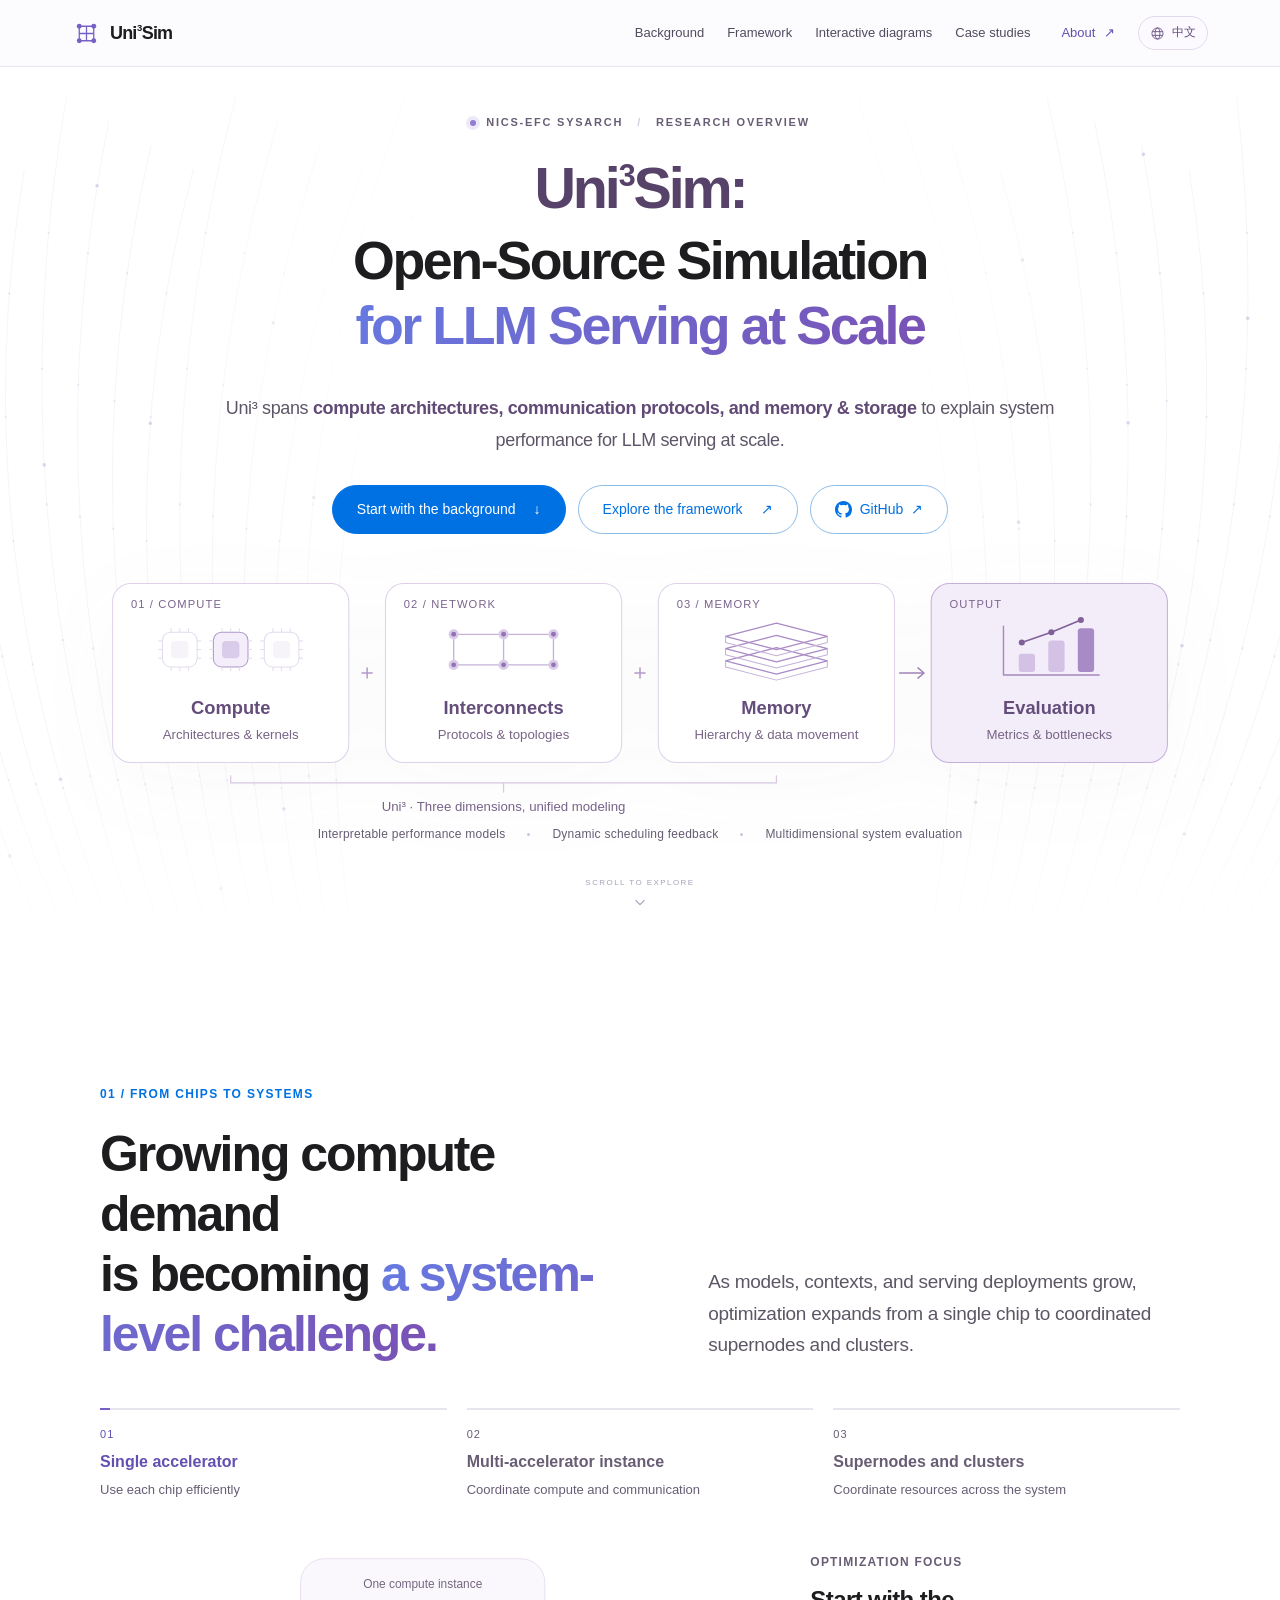
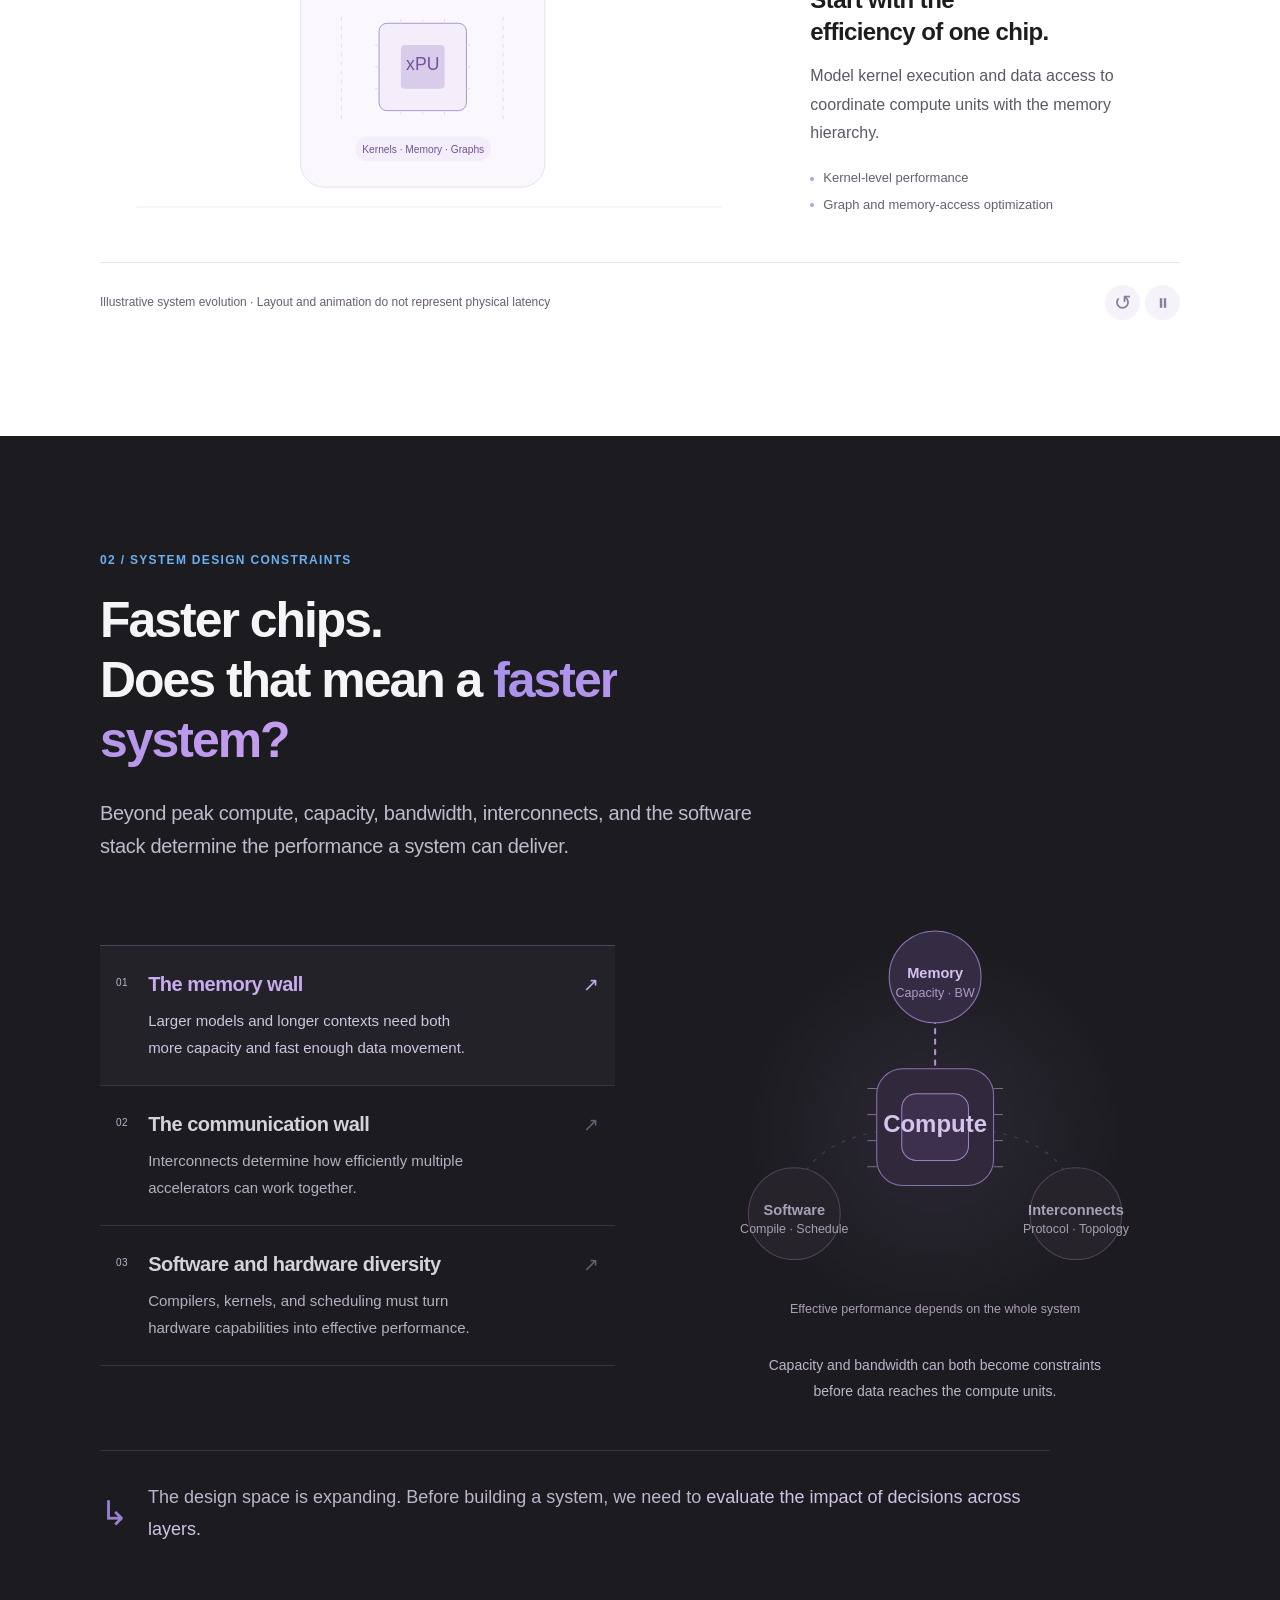
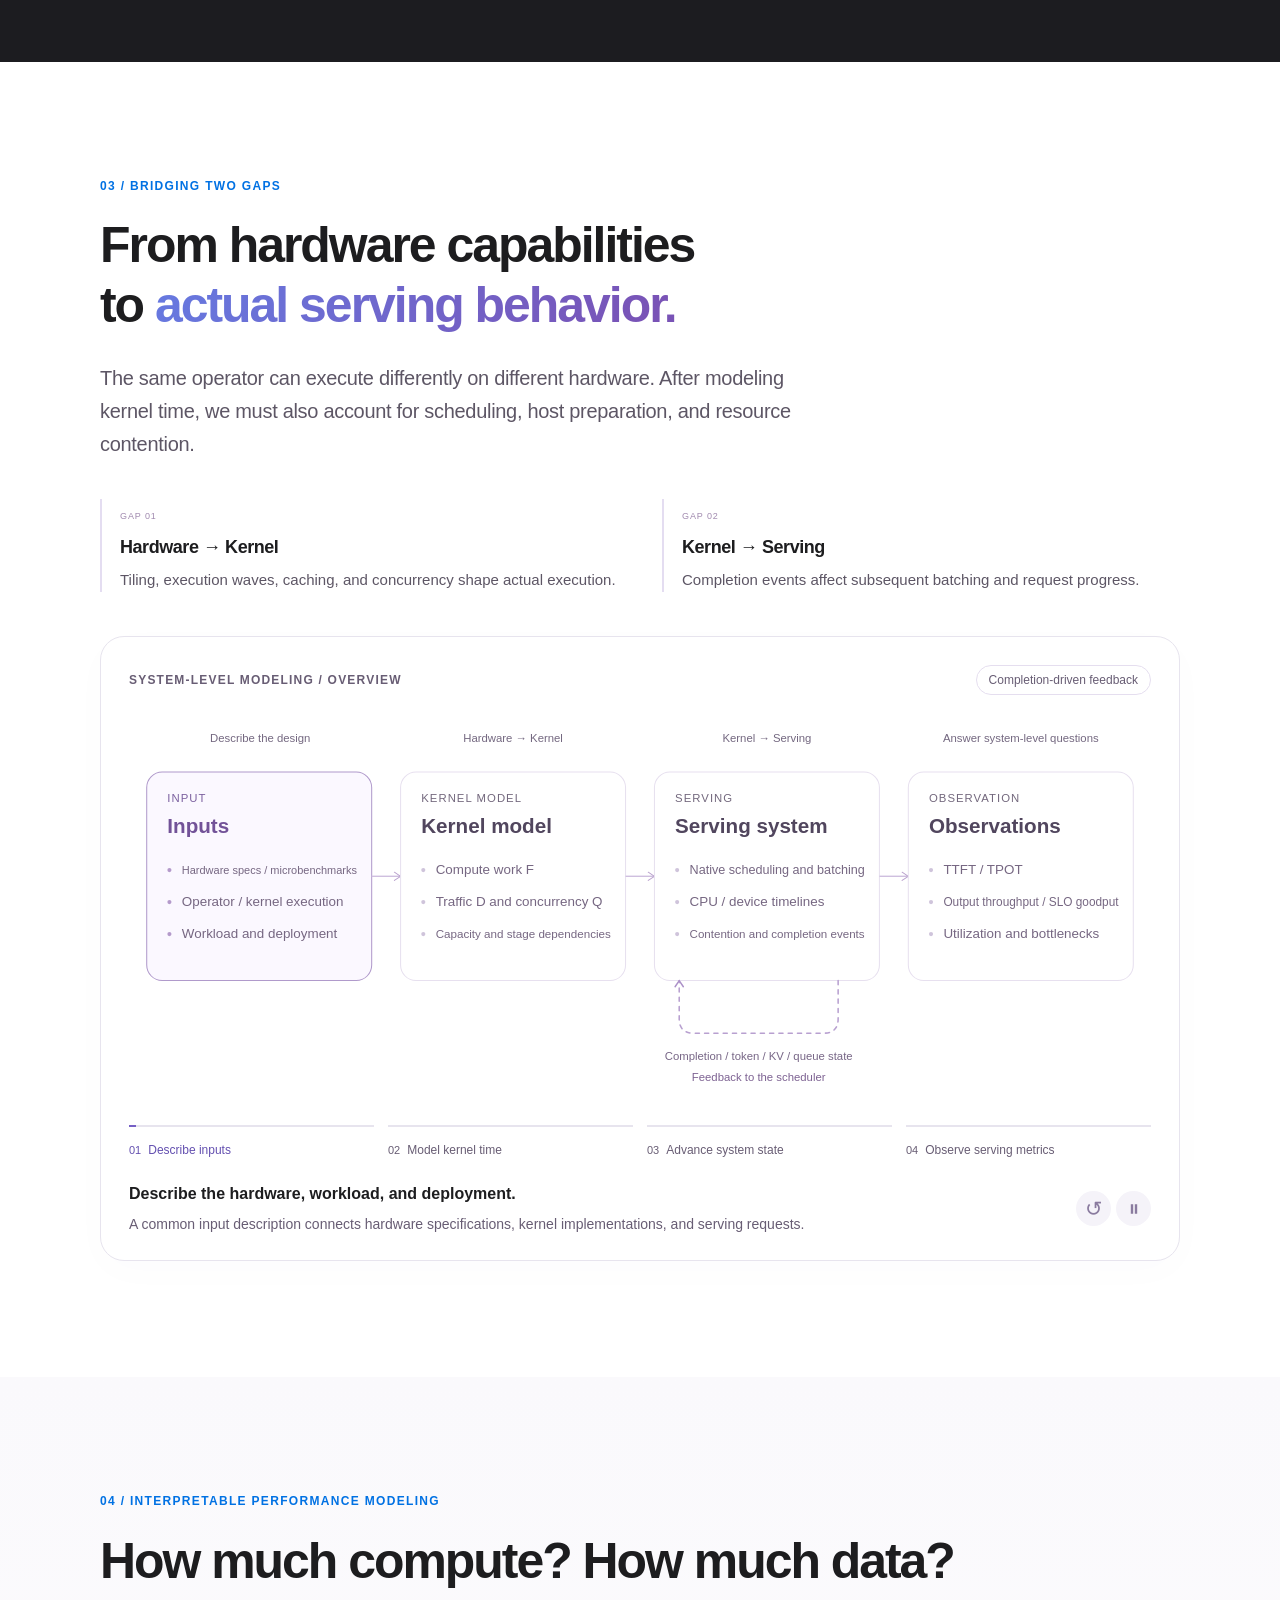
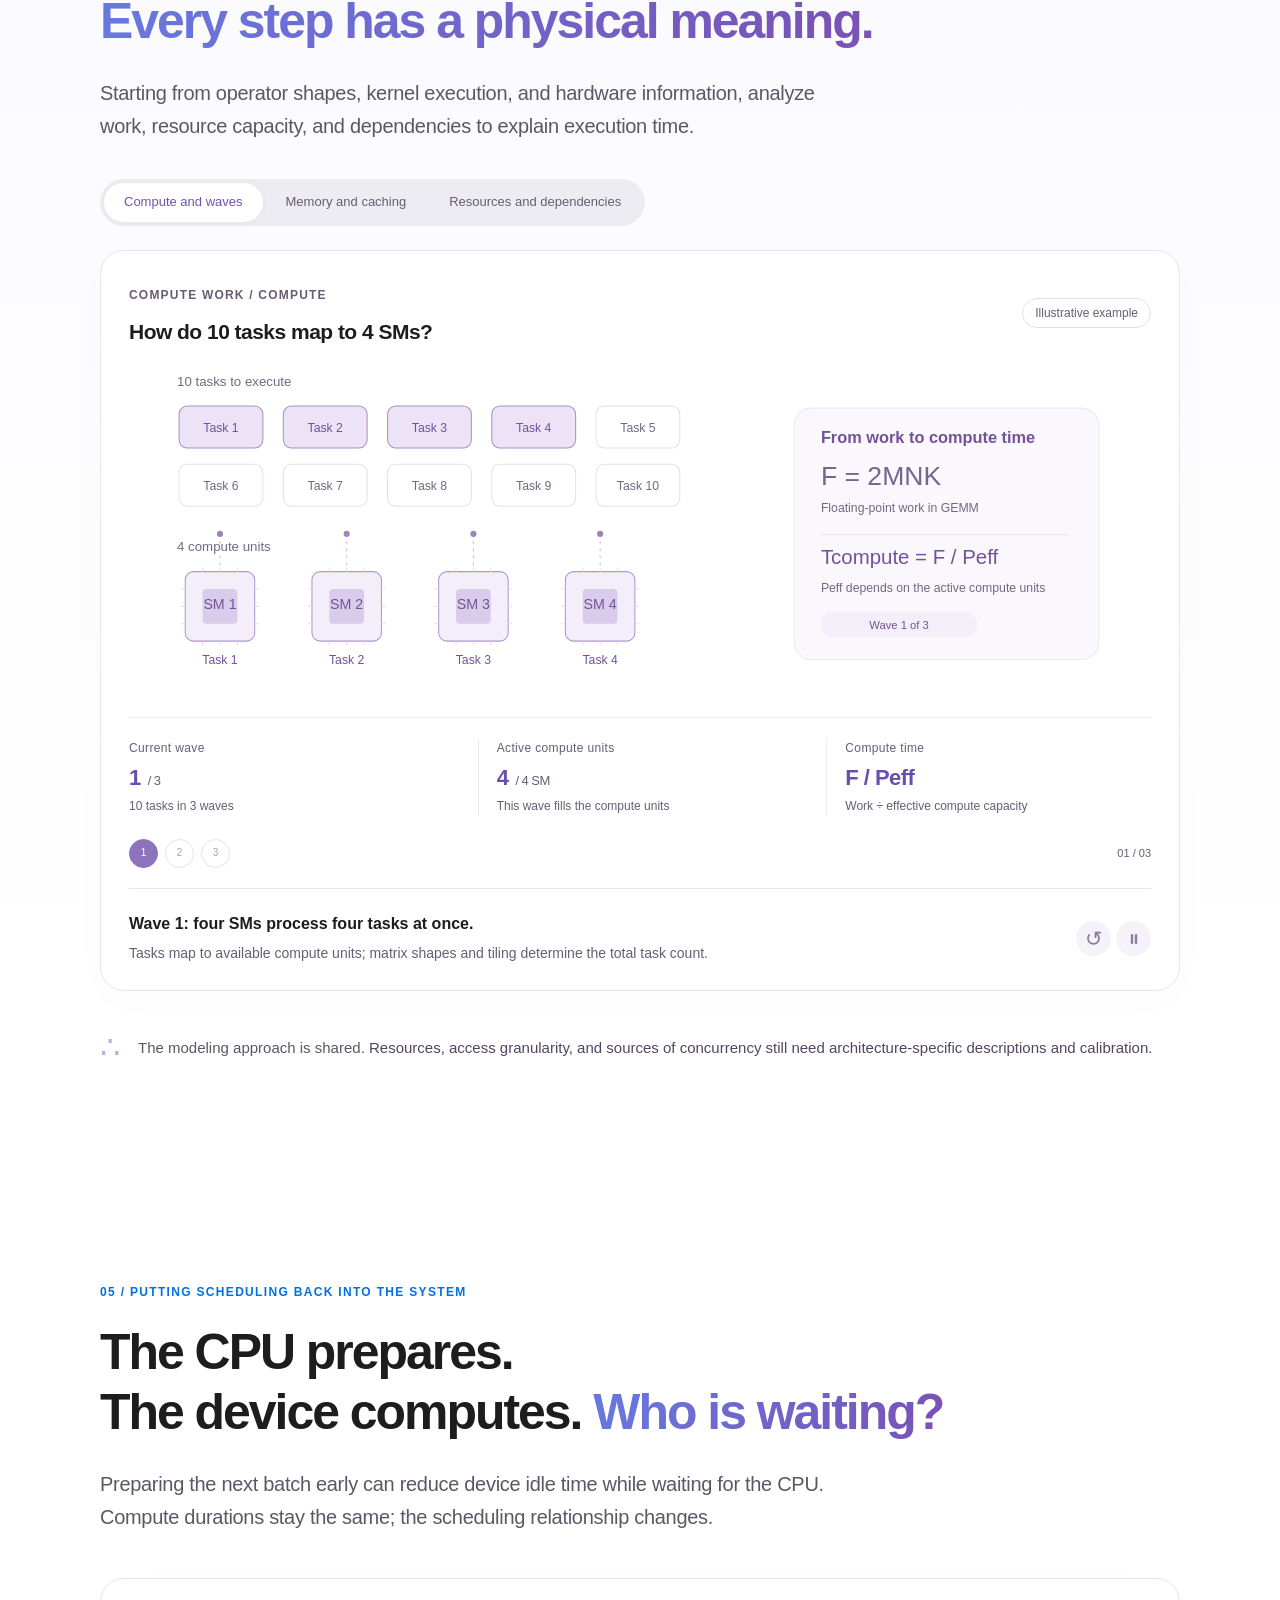
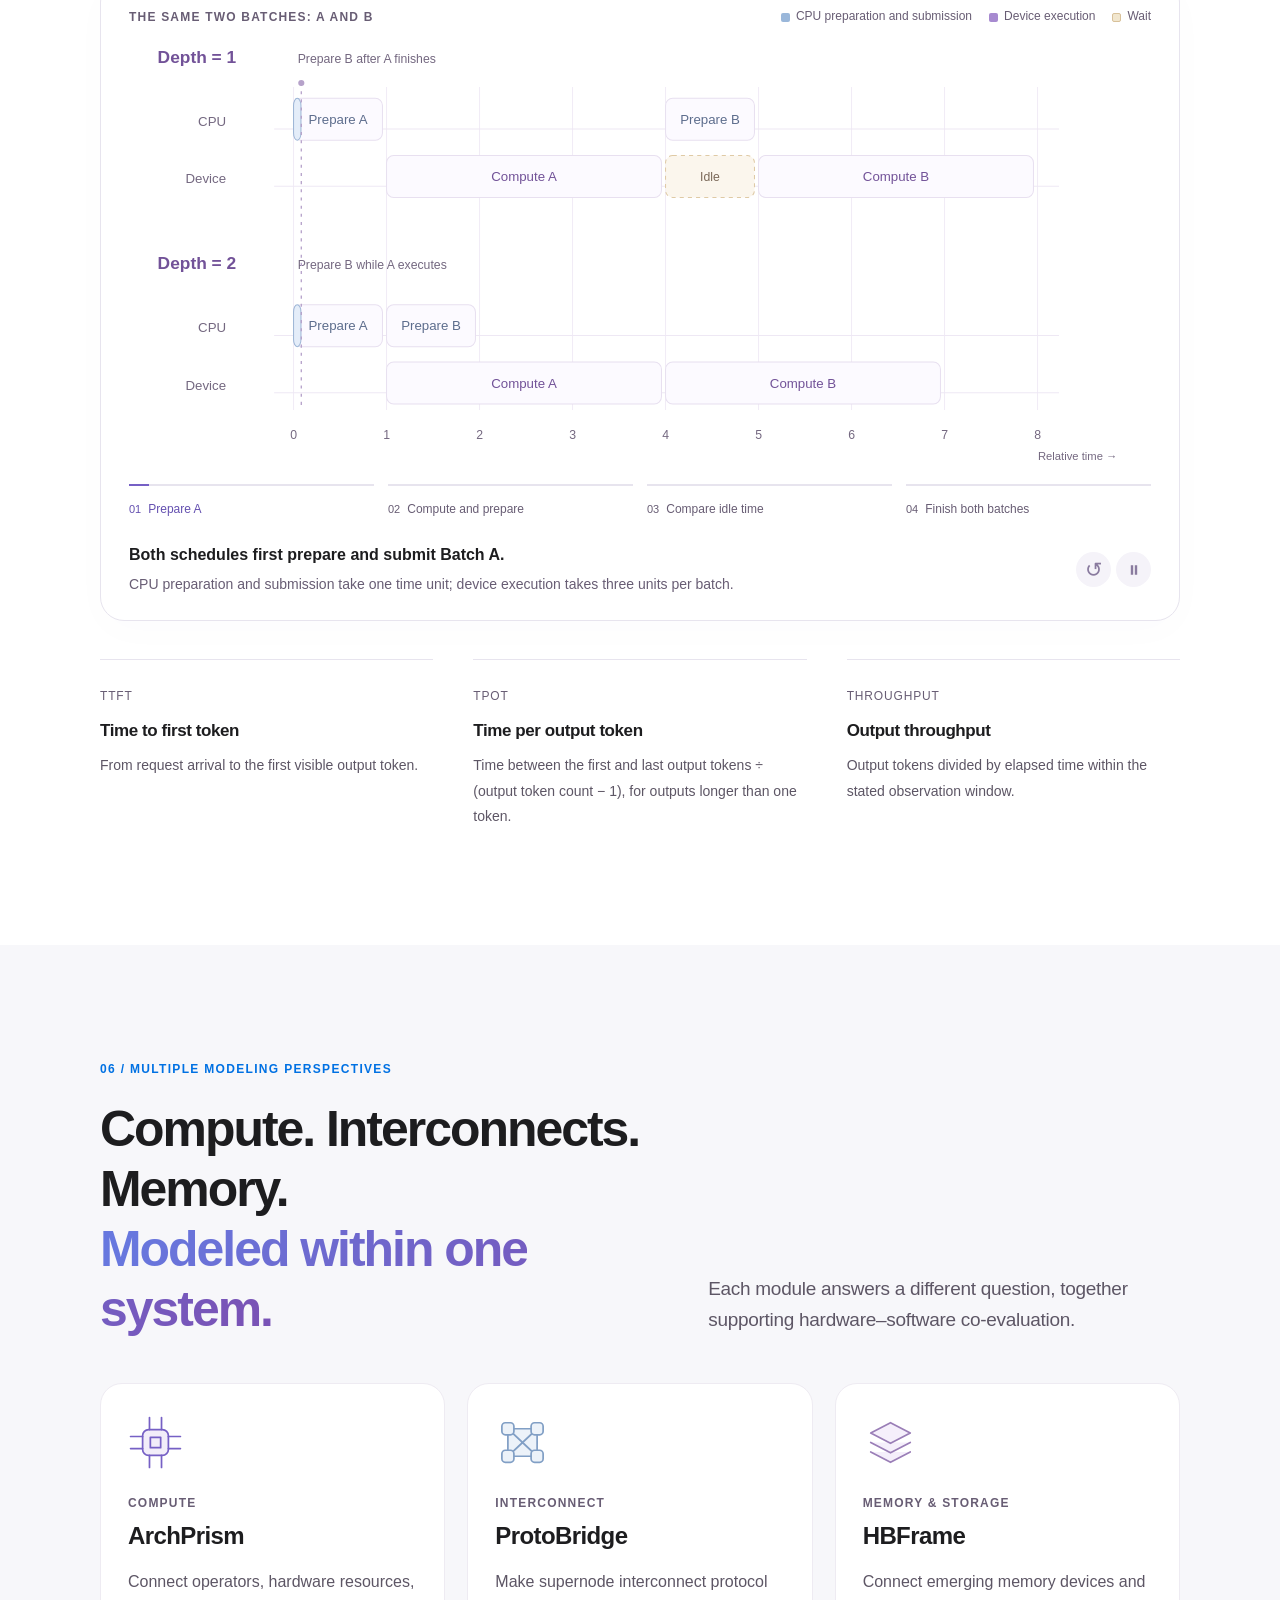
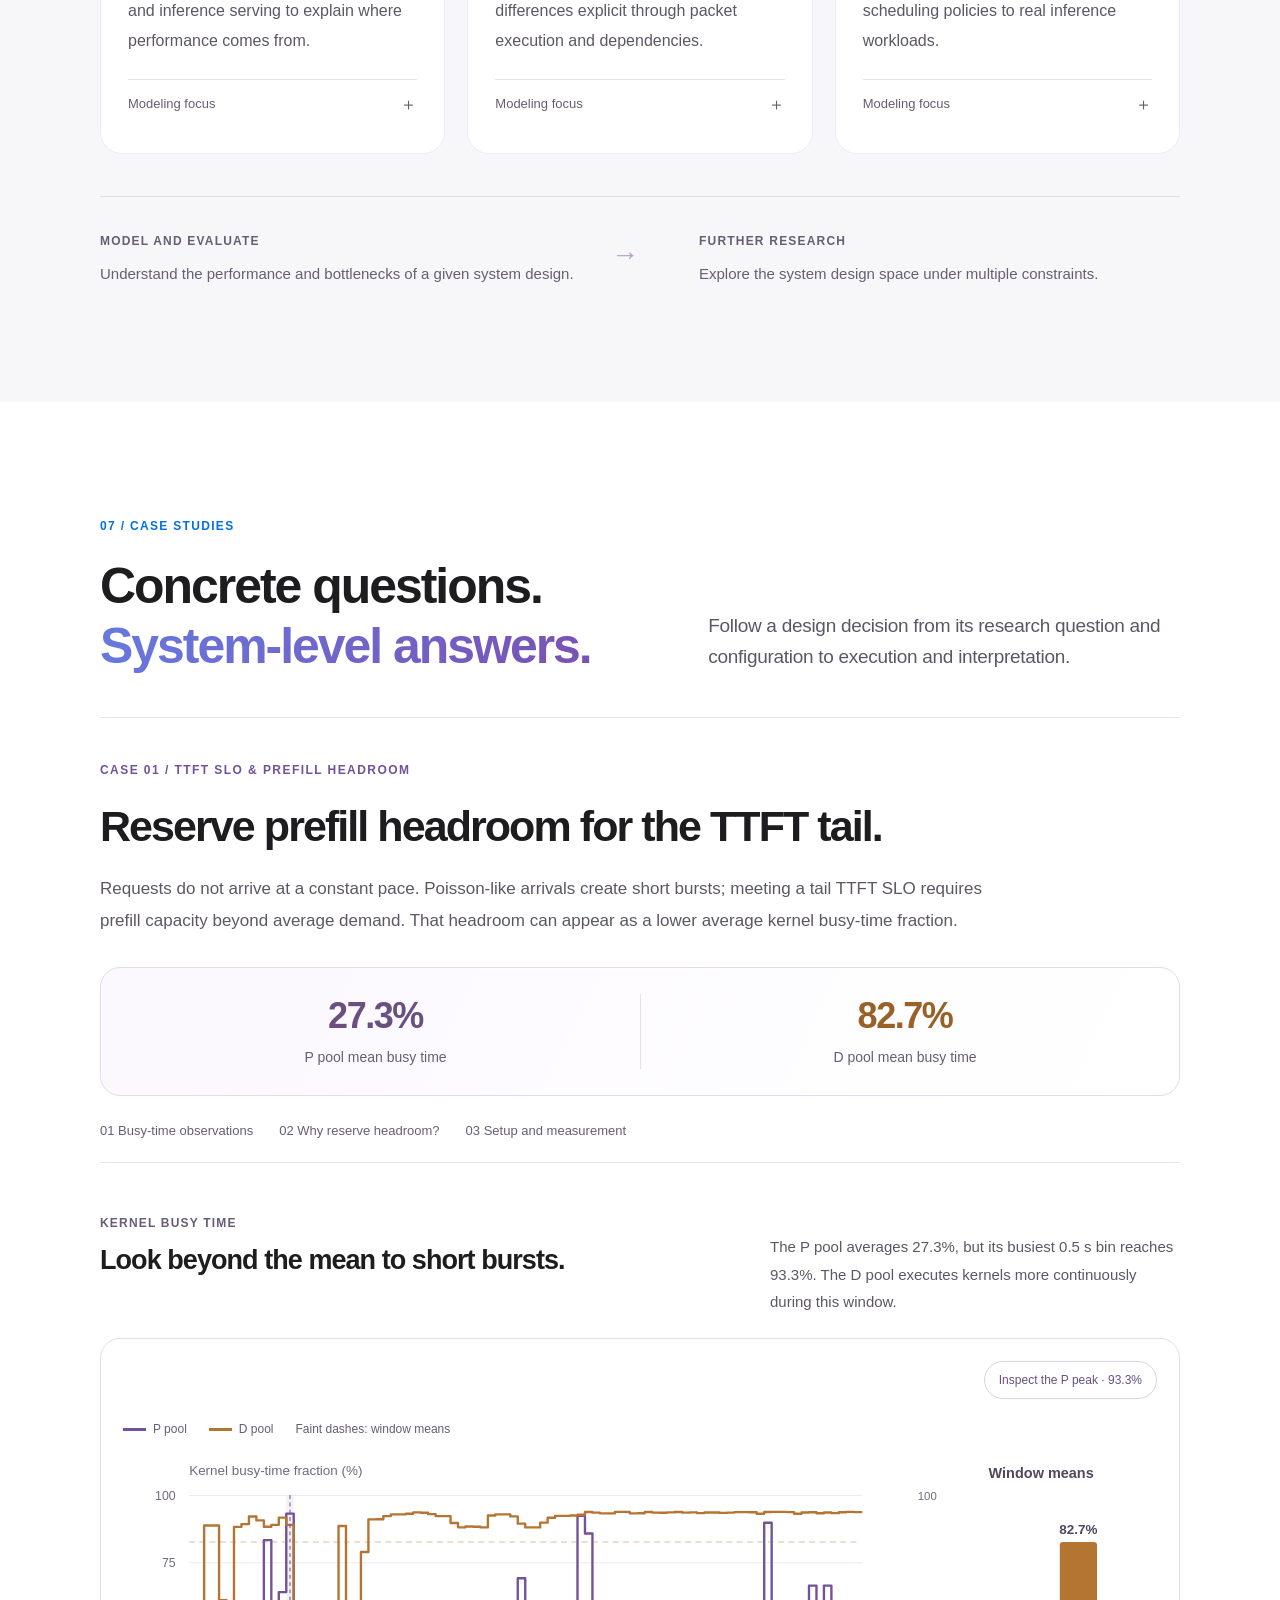
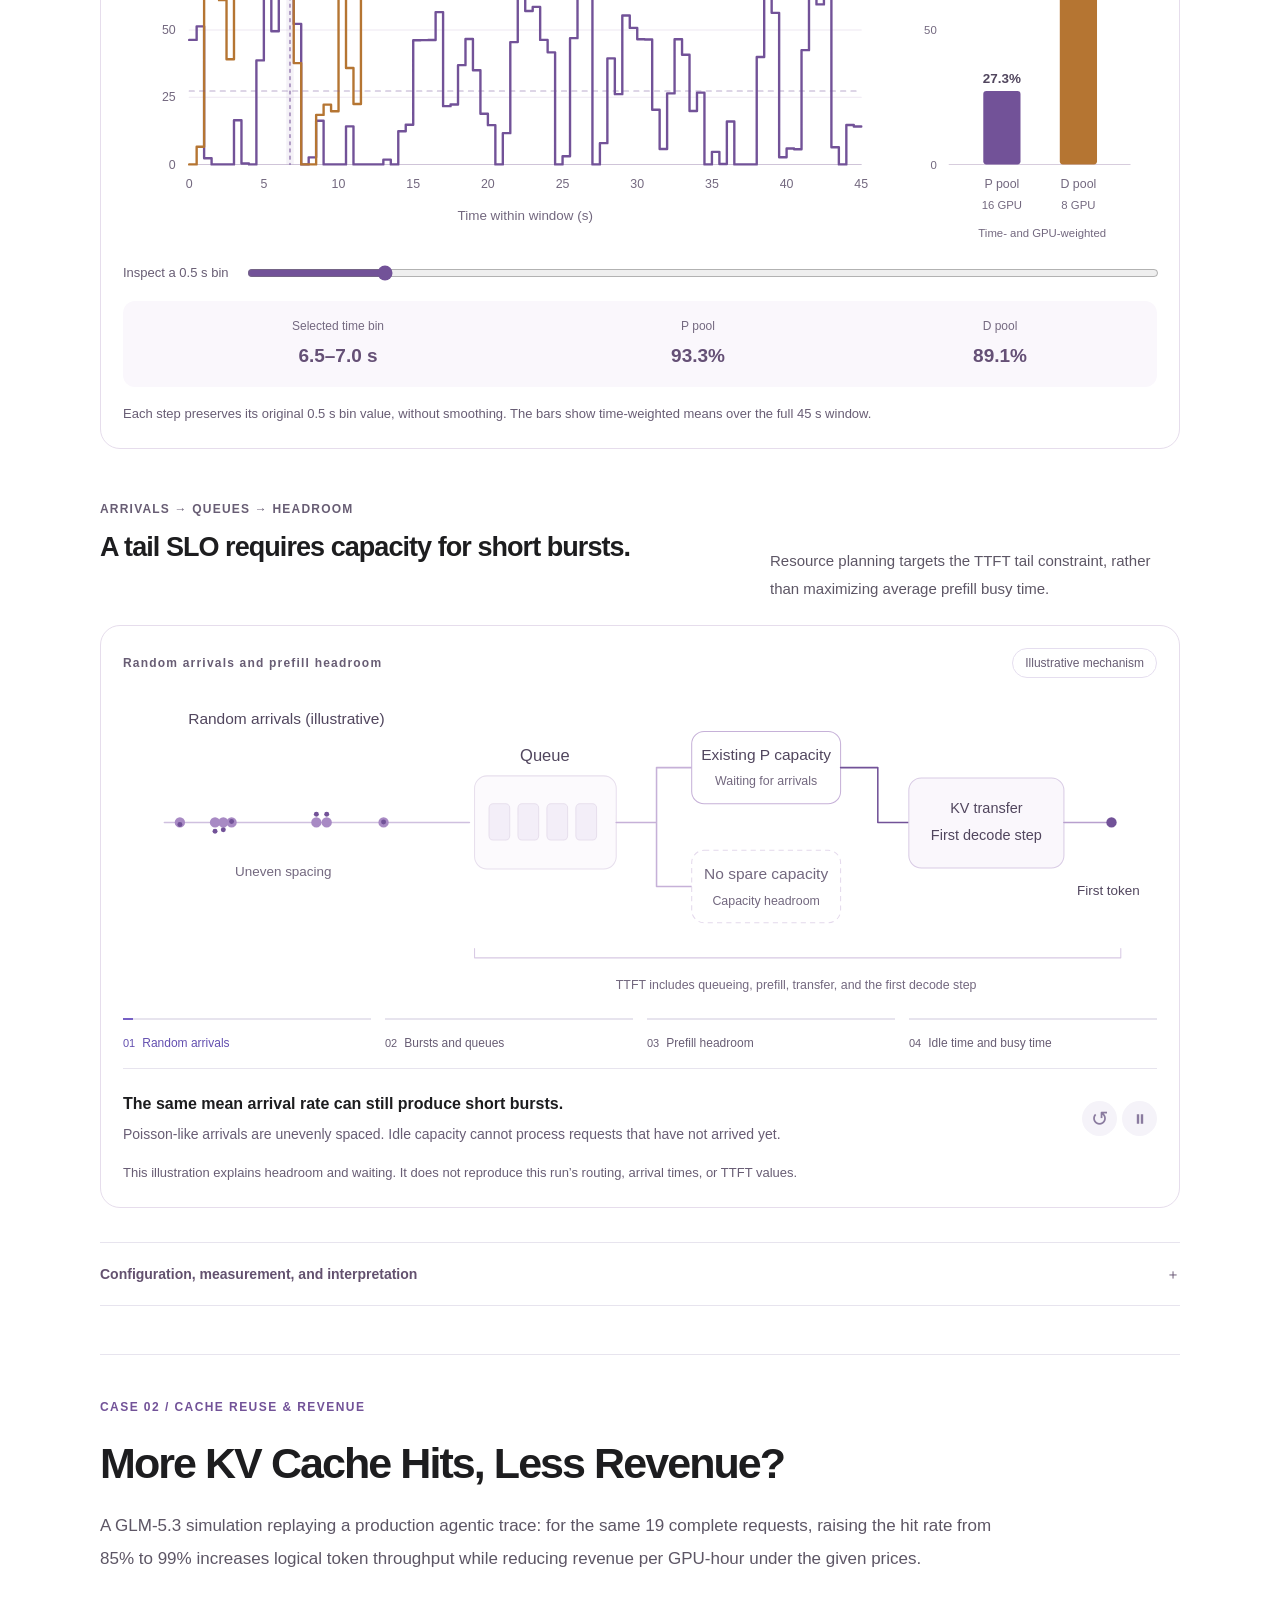
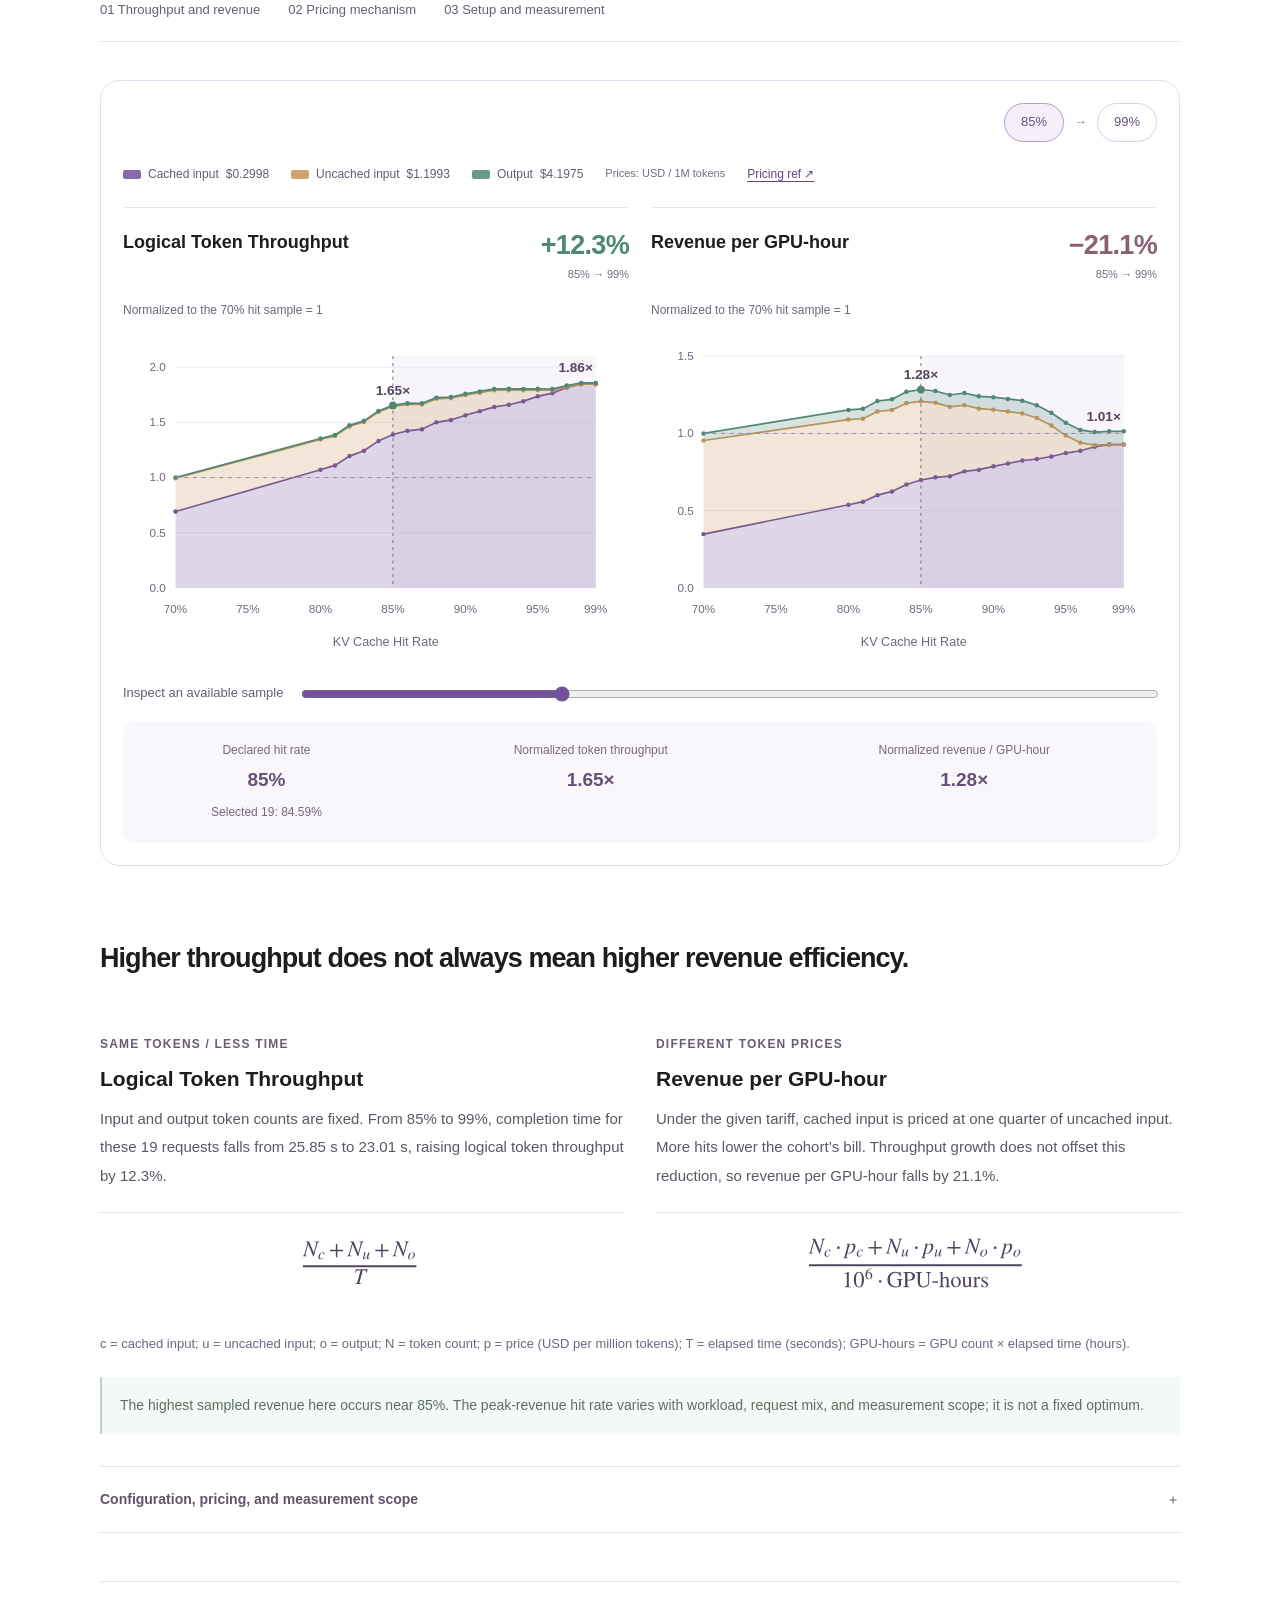
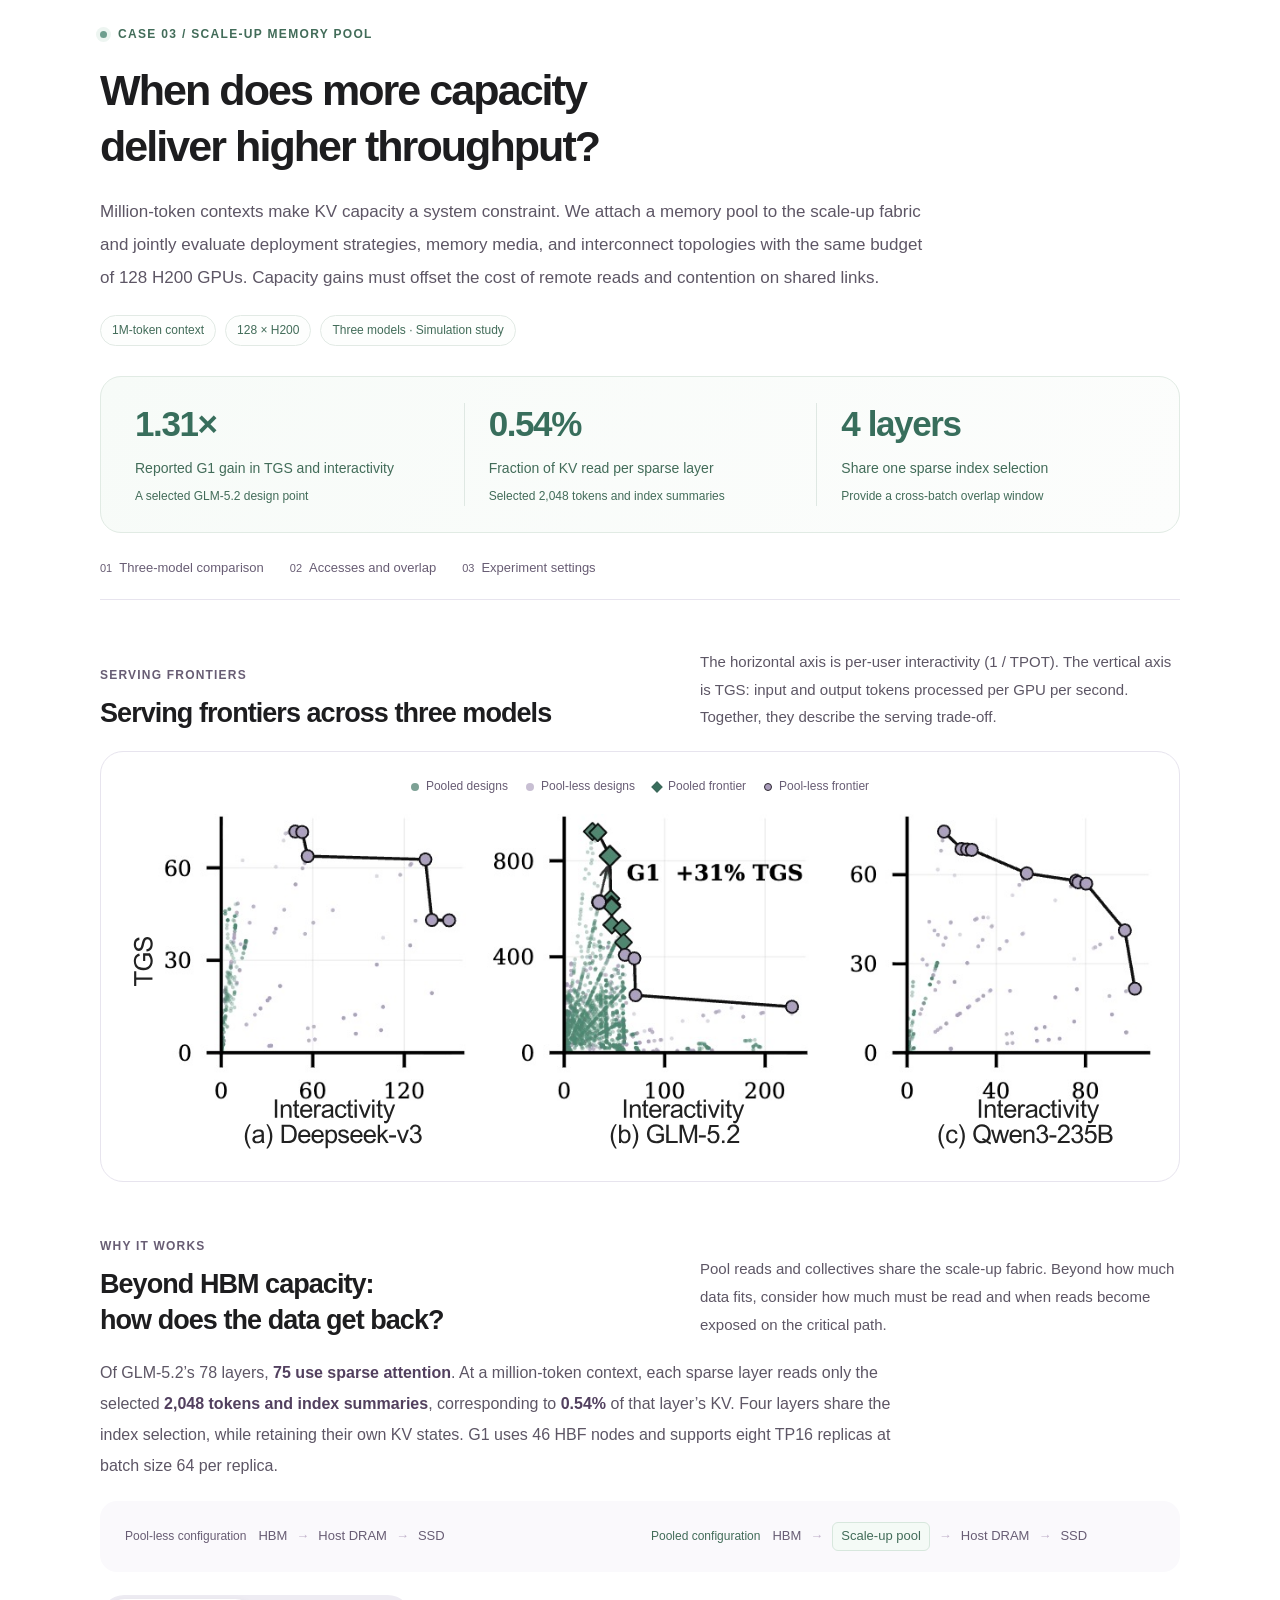
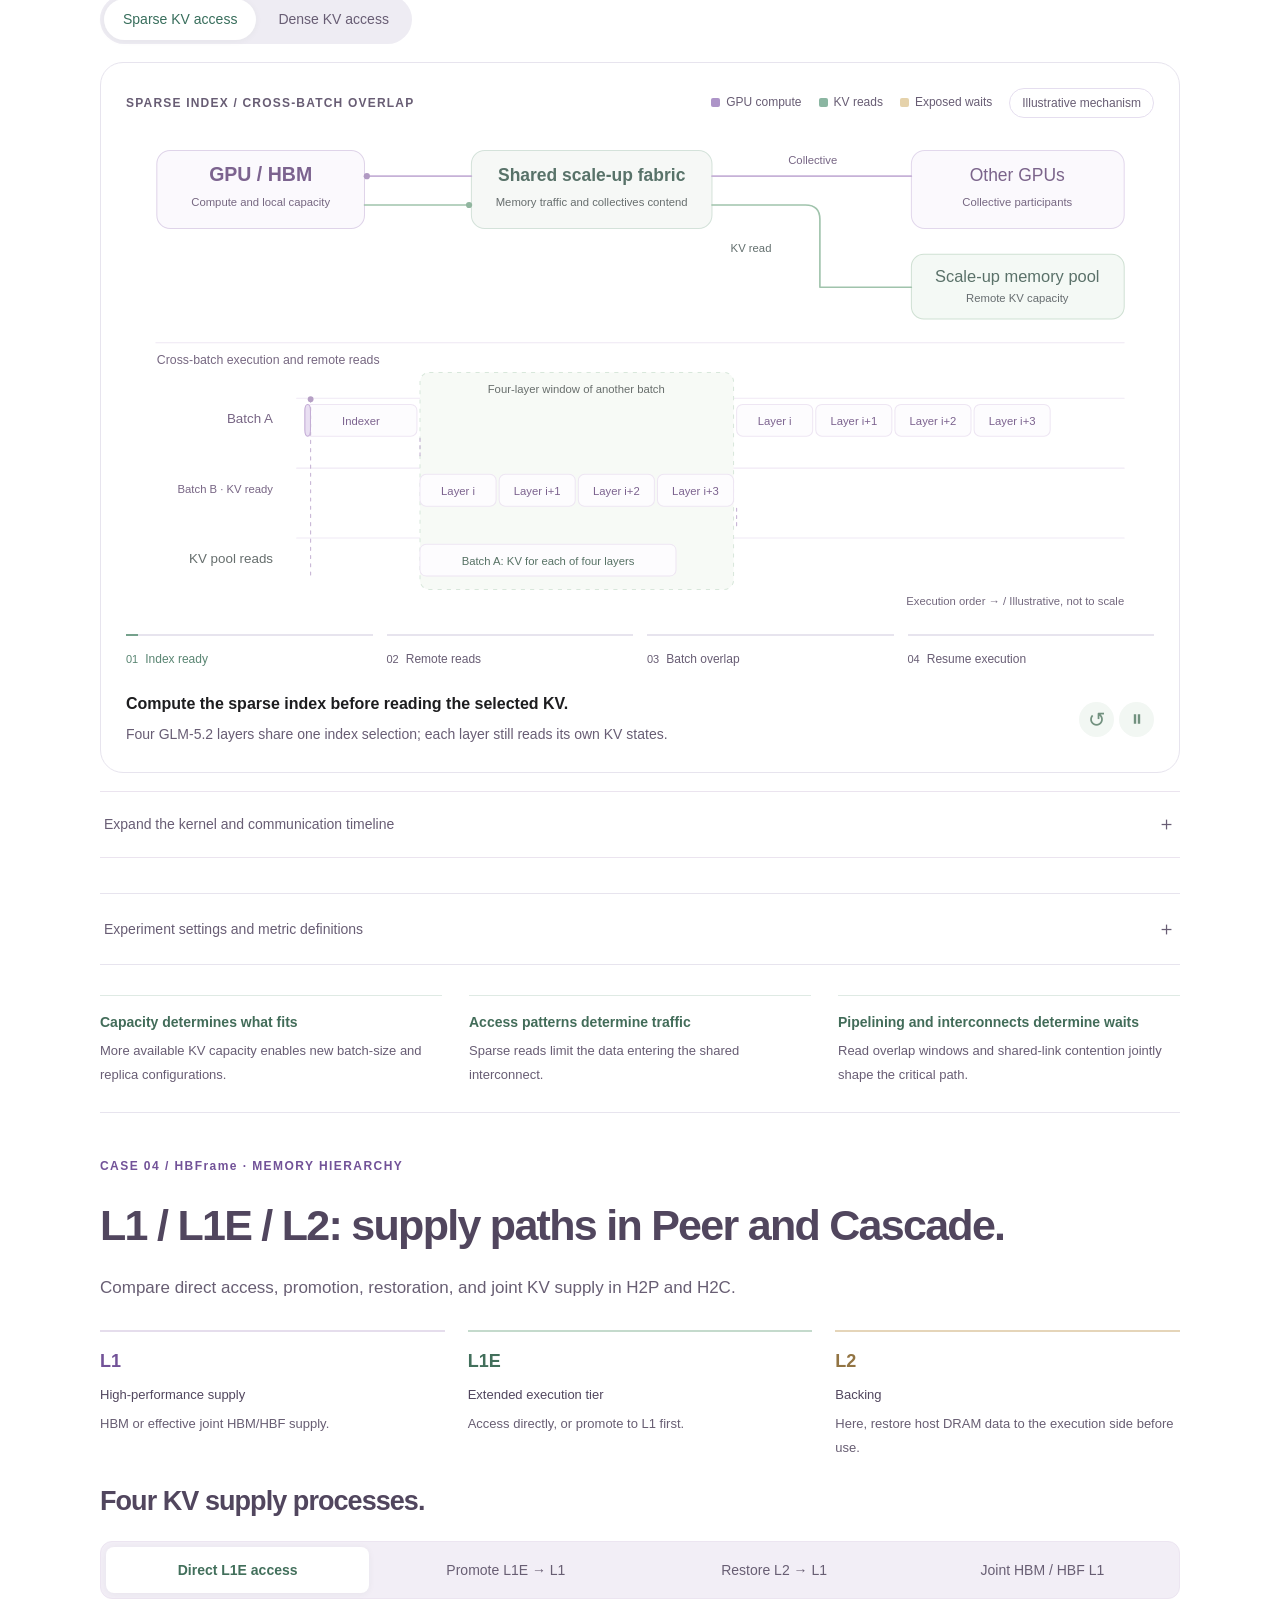
<file: en/index.html>
<!doctype html>
<html lang="en">
<head>
  <meta charset="utf-8">
  <meta name="viewport" content="width=device-width, initial-scale=1">
  <meta name="theme-color" content="#ffffff">
  <meta name="description" content="Uni³Sim: Open-source simulation for LLM serving at scale, spanning compute architectures, communication protocols, and memory & storage.">
  <title>Uni³Sim: Open-Source Simulation for LLM Serving at Scale</title>
  <link rel="icon" type="image/svg+xml" href="../assets/favicon.svg">
  <link rel="stylesheet" href="../styles.css">
  <link rel="stylesheet" href="../case-studies.css">
  <link rel="stylesheet" href="../prefill-slo.css?v=20261111-slo-zero">
  <link rel="stylesheet" href="../cache-revenue.css?v=20261112-token-notation">
  <link rel="stylesheet" href="../hbframe-tier.css?v=20261112-formulas">
  <link rel="stylesheet" href="../readability.css?v=20261124-references">
  <script defer src="../data/i18n.js?v=20261124-references"></script>
  <script defer src="../data/prefill-slo.js?v=20261111-slo"></script>
  <script defer src="../data/cache-revenue.js?v=20261112-cache"></script>
  <script defer src="../data/hbframe-tier.js?v=20261111-hbframe"></script>
  <script defer src="../data/cases.js?v=20261112-cleanup"></script>
  <script defer src="../scripts/timeline.js"></script>
  <script defer src="../scripts/figures.js?v=20261111-fonts"></script>
  <script defer src="../scripts/case-studies.js?v=20261111-fonts"></script>
  <script defer src="../scripts/prefill-slo-case.js?v=20261112-cleanup"></script>
  <script defer src="../scripts/cache-revenue-case.js?v=20261112-token-notation"></script>
  <script defer src="../scripts/hbframe-tier-case.js?v=20261112-formulas"></script>
  <script defer src="../scripts/app.js?v=20261112-cleanup"></script>
</head>
<body>
  <a class="skip-link" href="#background">Skip to background</a>
  <header class="site-header">
    <div class="nav-inner">
      <a class="wordmark" href="#top" aria-label="Uni³Sim home"><svg viewBox="0 0 32 32" aria-hidden="true"><path d="M8 8h16v16H8zM8 16h16M16 8v16"/><circle cx="8" cy="8" r="2.7"/><circle cx="24" cy="8" r="2.7"/><circle cx="8" cy="24" r="2.7"/><circle cx="24" cy="24" r="2.7"/></svg><span class="uni3-wordmark">Uni<sup>3</sup><b>Sim</b></span></a>
      <nav id="main-nav" aria-label="Page navigation"><a href="#background">Background</a><a href="#framework">Framework</a><a href="#modeling">Interactive diagrams</a><a href="#cases">Case studies</a><a href="#about">About <span aria-hidden="true">↗</span></a></nav>
      <div class="header-actions"><a class="language-toggle" href="../zh/" lang="zh-CN" hreflang="zh-CN" aria-label="切换到中文版"><svg viewBox="0 0 20 20" aria-hidden="true"><circle cx="10" cy="10" r="7.4"/><ellipse cx="10" cy="10" rx="3.2" ry="7.4"/><path d="M3 7.5h14M3 12.5h14"/></svg><span>中文</span></a><button class="menu-toggle" aria-label="Open navigation" aria-controls="main-nav" aria-expanded="false"><span></span><span></span></button></div>
    </div>
    <div class="reading-progress" aria-hidden="true"><span></span></div>
  </header>

  <main id="main">
    <section id="top" class="hero">
      <canvas id="hero-canvas" aria-hidden="true"></canvas><div class="hero-wash" aria-hidden="true"></div>
      <div class="hero-copy">
        <p class="hero-eyebrow"><span class="status-dot"></span> NICS-EFC SYSARCH <span class="eyebrow-divider">/</span> RESEARCH OVERVIEW</p>
        <h1 class="uni3-title"><span class="uni3-brand">Uni<sup>3</sup>Sim:</span><span class="hero-title-line">Open-Source Simulation</span><span class="hero-title-line gradient-text">for LLM Serving at Scale</span></h1>
        <p class="hero-subtitle uni3-summary">Uni³ spans <span class="hero-dimensions">compute architectures, communication protocols, and memory & storage</span> to explain system performance for LLM serving at scale.</p>
        <div class="hero-actions"><a class="button button-primary" href="#background">Start with the background <span aria-hidden="true">↓</span></a><a class="button button-outline" href="#framework">Explore the framework <span aria-hidden="true">↗</span></a><a class="button button-outline repository-link" href="https://github.com/thu-nics/uni3sim" target="_blank" rel="noopener noreferrer" title="thu-nics/uni3sim" aria-label="Uni³Sim GitHub repository (opens in a new tab)"><svg viewBox="0 0 16 16" aria-hidden="true"><path d="M8 0C3.58 0 0 3.58 0 8c0 3.54 2.29 6.53 5.47 7.59.4.07.55-.17.55-.38 0-.19-.01-.82-.01-1.49-2.01.37-2.53-.49-2.69-.94-.09-.23-.48-.94-.82-1.13-.28-.15-.68-.52-.01-.53.63-.01 1.08.58 1.23.82.72 1.21 1.87.87 2.33.66.07-.52.28-.87.51-1.07-1.78-.2-3.64-.89-3.64-3.95 0-.87.31-1.59.82-2.15-.08-.2-.36-1.02.08-2.12 0 0 .67-.21 2.2.82.64-.18 1.32-.27 2-.27s1.36.09 2 .27c1.53-1.04 2.2-.82 2.2-.82.44 1.1.16 1.92.08 2.12.51.56.82 1.27.82 2.15 0 3.07-1.87 3.75-3.65 3.95.29.25.54.73.54 1.48 0 1.07-.01 1.93-.01 2.2 0 .21.15.46.55.38A8.01 8.01 0 0 0 16 8c0-4.42-3.58-8-8-8Z"/></svg><span>GitHub</span><span aria-hidden="true">↗</span></a></div>
      </div>
      <div class="hero-figure" aria-label="Co-model compute architectures, communication protocols, and memory & storage to evaluate the system"><svg id="hero-architecture" viewBox="0 0 1100 258" role="img" aria-label="The three modeling dimensions of Uni³ and system evaluation"></svg></div>
      <div class="hero-foot"><span>Interpretable performance models</span><i></i><span>Dynamic scheduling feedback</span><i></i><span>Multidimensional system evaluation</span></div>
      <a class="scroll-cue" href="#background" aria-label="Read the background"><span>SCROLL TO EXPLORE</span><svg viewBox="0 0 20 20" aria-hidden="true"><path d="m5 8 5 5 5-5"/></svg></a>
    </section>

    <section id="background" class="section scale-section">
      <div class="container">
        <p class="eyebrow">01 / FROM CHIPS TO SYSTEMS</p>
        <div class="section-heading"><h2>Growing compute demand<br> is becoming <span class="gradient-text">a system-level challenge.</span></h2><p class="section-lead">As models, contexts, and serving deployments grow, optimization expands from a single chip to coordinated supernodes and clusters.</p></div>
        <div class="scale-demo interactive-figure" id="scale-demo" data-figure="scale">
          <div class="stage-tabs scale-tabs" role="group" aria-label="Compute system scale">
            <button type="button" data-step="0"><span class="step-number">01</span><strong>Single accelerator</strong><small>Use each chip efficiently</small><i></i></button>
            <button type="button" data-step="1"><span class="step-number">02</span><strong>Multi-accelerator instance</strong><small>Coordinate compute and communication</small><i></i></button>
            <button type="button" data-step="2"><span class="step-number">03</span><strong>Supernodes and clusters</strong><small>Coordinate resources across the system</small><i></i></button>
          </div>
          <p class="diagram-hint">Swipe to explore the full diagram <span aria-hidden="true">↔</span></p>
          <div class="scale-body"><div class="diagram-scroll" tabindex="0" aria-label="Interactive system scale diagram; scroll horizontally"><svg class="scale-svg" viewBox="0 0 670 340" role="img" aria-label="Scaling from one accelerator to multiple accelerators, supernodes, and clusters"></svg></div><div class="scale-copy"><p class="micro-label">OPTIMIZATION FOCUS</p><h3 data-caption-title></h3><p data-caption-body></p><ul class="focus-list" data-focus-list></ul></div></div>
          <div class="figure-bottom"><span class="figure-note">Illustrative system evolution · Layout and animation do not represent physical latency</span><div class="media-controls"><button class="icon-button reset-button" type="button" aria-label="Replay the system evolution animation">↺</button><button class="icon-button play-toggle" type="button" aria-label="Pause the system evolution animation" aria-pressed="true"><svg viewBox="0 0 20 20" aria-hidden="true"><path class="play-icon" d="m7 4 9 6-9 6z"/><path class="pause-icon" d="M6 4h3v12H6zm5 0h3v12h-3z"/></svg></button></div></div>
        </div>
      </div>
    </section>

    <section id="challenges" class="section dark-section">
      <div class="container">
        <p class="eyebrow">02 / SYSTEM DESIGN CONSTRAINTS</p>
        <h2>Faster chips.<br>Does that mean a <span class="light-gradient">faster system?</span></h2>
        <p class="section-lead">Beyond peak compute, capacity, bandwidth, interconnects, and the software stack determine the performance a system can deliver.</p>
        <div class="constraint-layout">
          <div class="constraint-options" role="group" aria-label="Explore system constraints">
            <button type="button" data-constraint="memory" aria-pressed="true"><span>01</span><div><h3>The memory wall</h3><p>Larger models and longer contexts need both more capacity and fast enough data movement.</p></div><b aria-hidden="true">↗</b></button>
            <button type="button" data-constraint="network" aria-pressed="false"><span>02</span><div><h3>The communication wall</h3><p>Interconnects determine how efficiently multiple accelerators can work together.</p></div><b aria-hidden="true">↗</b></button>
            <button type="button" data-constraint="software" aria-pressed="false"><span>03</span><div><h3>Software and hardware diversity</h3><p>Compilers, kernels, and scheduling must turn hardware capabilities into effective performance.</p></div><b aria-hidden="true">↗</b></button>
          </div>
          <div class="constraint-visual"><svg id="constraint-diagram" viewBox="0 0 470 430" role="img" aria-label="System relationships among memory, compute, interconnects, and software"></svg><p id="constraint-caption" aria-live="polite">Capacity and bandwidth can both become constraints before data reaches the compute units.</p></div>
        </div>
        <div class="dark-insight"><span class="insight-symbol" aria-hidden="true">↳</span><p>The design space is expanding. Before building a system, we need to <strong>evaluate the impact of decisions across layers.</strong></p></div>
      </div>
    </section>

    <section id="framework" class="section framework-section">
      <div class="container">
        <p class="eyebrow">03 / BRIDGING TWO GAPS</p>
        <h2>From hardware capabilities<br> to <span class="gradient-text">actual serving behavior.</span></h2>
        <p class="section-lead">The same operator can execute differently on different hardware. After modeling kernel time, we must also account for scheduling, host preparation, and resource contention.</p>
        <div class="gap-summary"><div><span>GAP 01</span><h3>Hardware → Kernel</h3><p>Tiling, execution waves, caching, and concurrency shape actual execution.</p></div><div><span>GAP 02</span><h3>Kernel → Serving</h3><p>Completion events affect subsequent batching and request progress.</p></div></div>
        <figure class="architecture-figure interactive-figure" id="framework-demo" data-figure="framework">
          <div class="figure-heading"><span class="micro-label">SYSTEM-LEVEL MODELING / OVERVIEW</span><span class="small-tag">Completion-driven feedback</span></div>
          <p class="diagram-hint">Swipe to explore the full diagram <span aria-hidden="true">↔</span></p>
          <div class="diagram-scroll" tabindex="0" aria-label="Interactive modeling framework; scroll horizontally"><svg viewBox="0 0 1000 390" role="img" aria-label="Inputs pass through kernel modeling and system scheduling to produce serving metrics; completion events feed back to the scheduler"></svg></div>
          <div class="stage-tabs compact-tabs" role="group" aria-label="System modeling stages"><button data-step="0" type="button"><span>01</span>Describe inputs<i></i></button><button data-step="1" type="button"><span>02</span>Model kernel time<i></i></button><button data-step="2" type="button"><span>03</span>Advance system state<i></i></button><button data-step="3" type="button"><span>04</span>Observe serving metrics<i></i></button></div>
          <figcaption class="figure-bottom"><div class="figure-caption"><strong data-caption-title></strong><p data-caption-body></p></div><div class="media-controls"><button class="icon-button reset-button" type="button" aria-label="Replay the framework animation">↺</button><button class="icon-button play-toggle" type="button" aria-label="Pause the framework animation" aria-pressed="true"><svg viewBox="0 0 20 20" aria-hidden="true"><path class="play-icon" d="m7 4 9 6-9 6z"/><path class="pause-icon" d="M6 4h3v12H6zm5 0h3v12h-3z"/></svg></button></div></figcaption>
        </figure>
      </div>
    </section>

    <section id="modeling" class="section modeling-section">
      <div class="container">
        <p class="eyebrow">04 / INTERPRETABLE PERFORMANCE MODELING</p>
        <h2>How much compute? How much data?<br><span class="gradient-text">Every step has a physical meaning.</span></h2>
        <p class="section-lead">Starting from operator shapes, kernel execution, and hardware information, analyze work, resource capacity, and dependencies to explain execution time.</p>
        <div class="model-tabs segmented" role="tablist" aria-label="Choose a modeling diagram"><button id="tab-compute" role="tab" aria-selected="true" aria-controls="kernel-panel" data-model="compute" type="button">Compute and waves</button><button id="tab-cache" role="tab" aria-selected="false" aria-controls="kernel-panel" data-model="cache" tabindex="-1" type="button">Memory and caching</button><button id="tab-pipeline" role="tab" aria-selected="false" aria-controls="kernel-panel" data-model="pipeline" tabindex="-1" type="button">Resources and dependencies</button></div>
        <div id="kernel-panel" role="tabpanel" aria-labelledby="tab-compute" class="kernel-panel interactive-figure" data-figure="kernel">
          <div class="figure-heading"><div><span class="micro-label" id="kernel-eyebrow">COMPUTE WORK / COMPUTE</span><h3 id="kernel-title">How do 10 tasks map to 4 SMs?</h3></div><span class="small-tag" id="kernel-tag">Illustrative example</span></div>
          <p class="diagram-hint">Swipe to explore the full diagram <span aria-hidden="true">↔</span></p>
          <div class="diagram-scroll" tabindex="0" aria-label="Kernel modeling diagram; scroll horizontally"><svg viewBox="0 0 1000 350" role="img" id="kernel-diagram" aria-label="Tasks executing in waves"></svg></div>
          <div class="kernel-readouts" id="kernel-readouts"></div>
          <div class="kernel-step-row"><div class="mini-steps" role="group" aria-label="Modeling animation steps"></div><span class="step-counter" data-step-counter></span></div>
          <div class="figure-bottom"><div class="figure-caption"><strong data-caption-title></strong><p data-caption-body></p></div><div class="media-controls"><button class="icon-button reset-button" type="button" aria-label="Replay the kernel modeling animation">↺</button><button class="icon-button play-toggle" type="button" aria-label="Pause the kernel modeling animation" aria-pressed="true"><svg viewBox="0 0 20 20" aria-hidden="true"><path class="play-icon" d="m7 4 9 6-9 6z"/><path class="pause-icon" d="M6 4h3v12H6zm5 0h3v12h-3z"/></svg></button></div></div>
        </div>
        <div class="model-principle"><span class="principle-mark" aria-hidden="true">∴</span><p>The modeling approach is shared. <strong>Resources, access granularity, and sources of concurrency still need architecture-specific descriptions and calibration.</strong></p></div>
      </div>
    </section>

    <section id="serving" class="section serving-section">
      <div class="container">
        <p class="eyebrow">05 / PUTTING SCHEDULING BACK INTO THE SYSTEM</p>
        <h2>The CPU prepares.<br>The device computes. <span class="gradient-text">Who is waiting?</span></h2>
        <p class="section-lead">Preparing the next batch early can reduce device idle time while waiting for the CPU. Compute durations stay the same; the scheduling relationship changes.</p>
        <figure class="serving-figure interactive-figure" id="serving-demo" data-figure="serving">
          <div class="figure-heading"><span class="micro-label">THE SAME TWO BATCHES: A AND B</span><div class="figure-legend"><span><i class="key-cpu"></i>CPU preparation and submission</span><span><i class="key-device"></i>Device execution</span><span><i class="key-idle"></i>Wait</span></div></div>
          <p class="diagram-hint">Swipe to explore the full diagram <span aria-hidden="true">↔</span></p>
          <div class="diagram-scroll" tabindex="0" aria-label="Synchronous and asynchronous scheduling timelines; scroll horizontally"><svg viewBox="0 0 1000 420" role="img" aria-label="Depth 1 versus Depth 2: asynchronous preparation reduces device idle time; device execution remains serial"></svg></div>
          <div class="stage-tabs compact-tabs" role="group" aria-label="Scheduling animation stages"><button data-step="0" type="button"><span>01</span>Prepare A<i></i></button><button data-step="1" type="button"><span>02</span>Compute and prepare<i></i></button><button data-step="2" type="button"><span>03</span>Compare idle time<i></i></button><button data-step="3" type="button"><span>04</span>Finish both batches<i></i></button></div>
          <figcaption class="figure-bottom"><div class="figure-caption"><strong data-caption-title></strong><p data-caption-body></p></div><div class="media-controls"><button class="icon-button reset-button" type="button" aria-label="Replay the asynchronous scheduling animation">↺</button><button class="icon-button play-toggle" type="button" aria-label="Pause the asynchronous scheduling animation" aria-pressed="true"><svg viewBox="0 0 20 20" aria-hidden="true"><path class="play-icon" d="m7 4 9 6-9 6z"/><path class="pause-icon" d="M6 4h3v12H6zm5 0h3v12h-3z"/></svg></button></div></figcaption>
        </figure>
        <div class="metrics-row"><article><span>TTFT</span><h3>Time to first token</h3><p>From request arrival to the first visible output token.</p></article><article><span>TPOT</span><h3>Time per output token</h3><p>Time between the first and last output tokens ÷ (output token count − 1), for outputs longer than one token.</p></article><article><span>THROUGHPUT</span><h3>Output throughput</h3><p>Output tokens divided by elapsed time within the stated observation window.</p></article></div>
      </div>
    </section>

    <section id="modules" class="section modules-section">
      <div class="container">
        <p class="eyebrow">06 / MULTIPLE MODELING PERSPECTIVES</p>
        <div class="section-heading"><h2>Compute. Interconnects. Memory.<br><span class="gradient-text">Modeled within one system.</span></h2><p class="section-lead">Each module answers a different question, together supporting hardware–software co-evaluation.</p></div>
        <div class="module-grid">
          <article class="module-card"><div class="module-icon compute-icon" aria-hidden="true"><svg viewBox="0 0 64 64"><rect x="17" y="17" width="30" height="30" rx="7"/><path d="M25 3v14M39 3v14M25 47v14M39 47v14M3 25h14M3 39h14M47 25h14M47 39h14"/><path d="M26 26h12v12H26z"/></svg></div><p class="micro-label">COMPUTE</p><h3>ArchPrism</h3><p>Connect operators, hardware resources, and inference serving to explain where performance comes from.</p><details><summary>Modeling focus <span aria-hidden="true">＋</span></summary><ul><li>Compute work and effective resource capacity</li><li>Hierarchical traffic, concurrency, and resource dependencies</li><li>Kernel time and scheduling feedback</li></ul></details></article>
          <article class="module-card"><div class="module-icon network-icon" aria-hidden="true"><svg viewBox="0 0 64 64"><path d="M15 16 49 16 49 48 15 48Z M15 16l34 32M49 16 15 48"/><rect x="8" y="9" width="14" height="14" rx="4"/><rect x="42" y="9" width="14" height="14" rx="4"/><rect x="8" y="41" width="14" height="14" rx="4"/><rect x="42" y="41" width="14" height="14" rx="4"/></svg></div><p class="micro-label">INTERCONNECT</p><h3>ProtoBridge</h3><p>Make supernode interconnect protocol differences explicit through packet execution and dependencies.</p><details><summary>Modeling focus <span aria-hidden="true">＋</span></summary><ul><li>Translation from communication operators to packets</li><li>Protocol parameters and packet dependencies</li><li>A shared packet execution module</li></ul></details></article>
          <article class="module-card"><div class="module-icon memory-icon" aria-hidden="true"><svg viewBox="0 0 64 64"><path d="m9 21 23-12 23 12-23 12Zm0 11 23 12 23-12M9 43l23 12 23-12"/></svg></div><p class="micro-label">MEMORY & STORAGE</p><h3>HBFrame</h3><p>Connect emerging memory devices and scheduling policies to real inference workloads.</p><details><summary>Modeling focus <span aria-hidden="true">＋</span></summary><ul><li>Modular HBF device models</li><li>Capacity and data scheduling policies</li><li>Inference engine integration and system-level evaluation</li></ul></details></article>
        </div>
        <div class="research-direction"><div><span class="micro-label">MODEL AND EVALUATE</span><p>Understand the performance and bottlenecks of a given system design.</p></div><span class="direction-arrow" aria-hidden="true">→</span><div><span class="micro-label">FURTHER RESEARCH</span><p>Explore the system design space under multiple constraints.</p></div></div>
      </div>
    </section>

    <section id="cases" class="section cases-section">
      <div class="container">
        <p class="eyebrow">07 / CASE STUDIES</p>
        <div class="section-heading"><h2>Concrete questions.<br> <span class="gradient-text">System-level answers.</span></h2><p class="section-lead">Follow a design decision from its research question and configuration to execution and interpretation.</p></div>
        <div id="case-list"></div>
        <div class="cases-empty" id="cases-empty"><div class="case-outline" aria-hidden="true"><span></span><i></i><span></span><i></i><span></span></div><p class="small-tag">More case studies to come</p><h3>The next design decision starts here.</h3><div class="case-method"><span><b>01</b> Question and hypothesis</span><span><b>02</b> System and comparison settings</span><span><b>03</b> Results and mechanisms</span></div></div>
      </div>
    </section>

    <section id="about" class="about-section">
      <div class="container">
        <div class="about-top">
          <div><p class="eyebrow">ABOUT THE RESEARCH</p><h2>Understanding the next generation of computing systems.</h2><p>Uni³Sim: Open-Source Simulation for LLM Serving at Scale</p></div>
          <div class="team-signature">
            <strong>NICS-EFC SysArch</strong>
            <p class="team-authors">
              <span class="author-group">
                <span aria-describedby="equal-contribution">Xinhao Yang<sup>*</sup></span> ·
                <span aria-describedby="equal-contribution">Yu Zhu<sup>*</sup></span> ·
                <span aria-describedby="equal-contribution">Tianyu Liao<sup>*</sup></span>
              </span>
              <span class="author-group">
                <span>Tongxin Xie</span> ·
                <span aria-describedby="corresponding-author">Zhenhua Zhu<sup>†</sup></span> ·
                <span>Yu Wang</span>
              </span>
            </p>
            <p class="author-notes">
              <span id="equal-contribution"><sup>*</sup> These authors contribute equally.</span>
              <span id="corresponding-author"><sup>†</sup> Corresponding author</span>
            </p>
          </div>
        </div>
        <section id="references" class="references" aria-labelledby="references-heading">
          <h3 id="references-heading">References</h3>
          <ol lang="en">
            <li>
              <cite><a href="https://doi.org/10.1109/LCA.2026.3752142">When Kernel Meets System: Chip-to-System Modeling across AI Hardware for LLM Serving</a></cite>
              <p>Xinhao Yang et al. · IEEE Computer Architecture Letters · 2026 · pp. 1–4</p>
              <details>
                <summary>BibTeX</summary>
                <pre><code>@article{yang2026kernel,
  author = {Yang, Xinhao and Zhu, Yu and Xue, Yukun and Li, Zhaoshi and Li, Xiuhong and Wu, Baodong and Li, Wen and Mao, Qiuli and Li, Boxun and Chen, Xiaoming and Dai, Guohao and Zhu, Zhangming and Yang, Huazhong and Xie, Yuan and Zhu, Zhenhua and Wang, Yu},
  title = {When Kernel Meets System: Chip-to-System Modeling across {AI} Hardware for {LLM} Serving},
  journal = {IEEE Computer Architecture Letters},
  year = {2026},
  pages = {1--4},
  doi = {10.1109/LCA.2026.3752142}
}</code></pre>
              </details>
            </li>
            <li>
              <cite><a href="https://arxiv.org/abs/2611.30191">Making Protocol Effects Explicit: LLM-to-Packet Simulation for Superpod Interconnect Exploration</a></cite>
              <p>Yu Zhu et al. · arXiv:2611.30191 [cs.AR] · 2026</p>
              <details>
                <summary>BibTeX</summary>
                <pre><code>@misc{zhu2026makingprotocoleffectsexplicit,
  title = {Making Protocol Effects Explicit: LLM-to-Packet Simulation for Superpod Interconnect Exploration},
  author = {Yu Zhu and Xinhao Yang and Zhaoshi Li and Baodong Wu and Boxun Li and Wenxue Li and Guohao Dai and Hongyang Jia and Shuwen Deng and Huazhong Yang and Yuan Xie and Zhenhua Zhu and Yu Wang},
  year = {2026},
  eprint = {2611.30191},
  archivePrefix = {arXiv},
  primaryClass = {cs.AR},
  url = {https://arxiv.org/abs/2611.30191},
}</code></pre>
              </details>
            </li>
          </ol>
        </section>
        <footer><a class="footer-brand" href="#top">NICS-EFC <strong>SysArch</strong></a><p>COMPUTE · INTERCONNECTS · MEMORY · SYSTEMS</p><span>2026</span></footer>
      </div>
    </section>
  </main>
  <button id="back-to-top" class="back-to-top" type="button" aria-label="Back to top" hidden><svg viewBox="0 0 20 20" aria-hidden="true"><path d="m5 12 5-5 5 5"/></svg></button>
  <noscript><div class="noscript-note">JavaScript is disabled. The text remains readable, but interactive diagrams require JavaScript.</div></noscript>
</body>
</html>
</file>
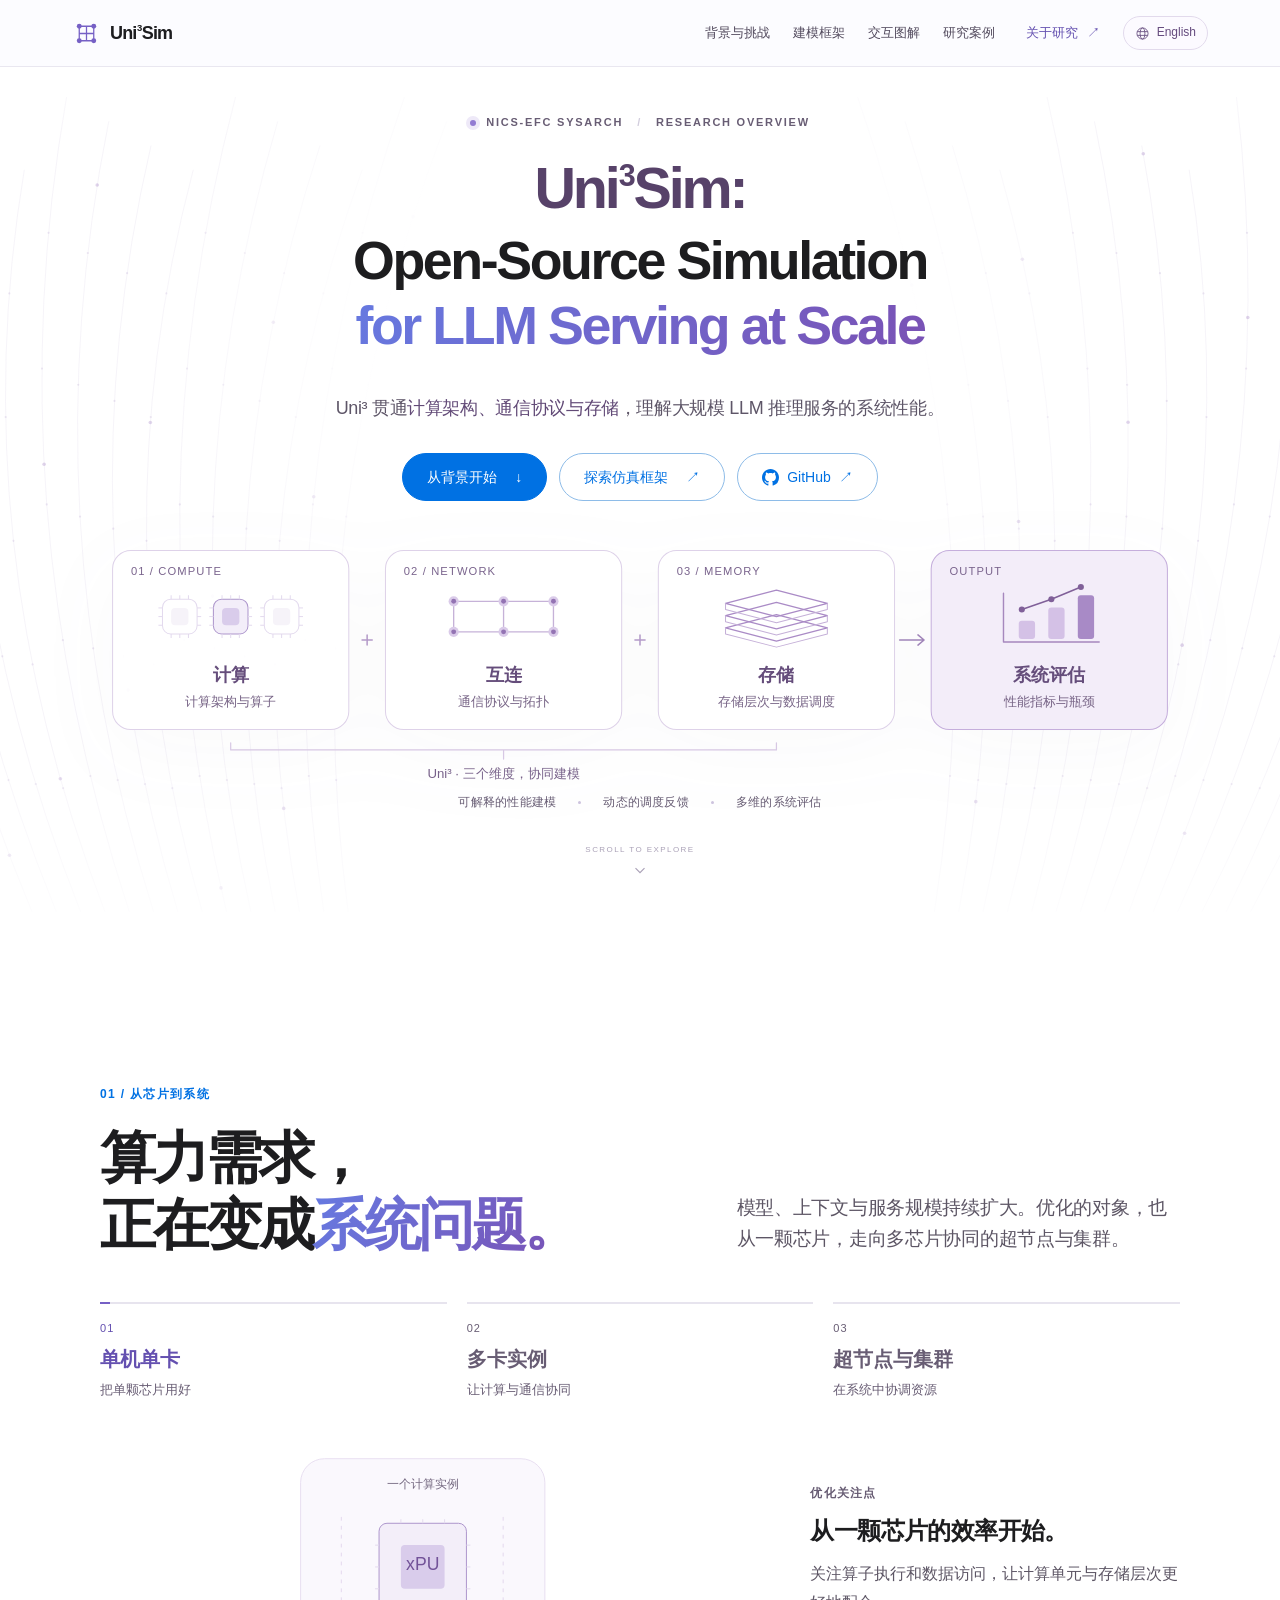
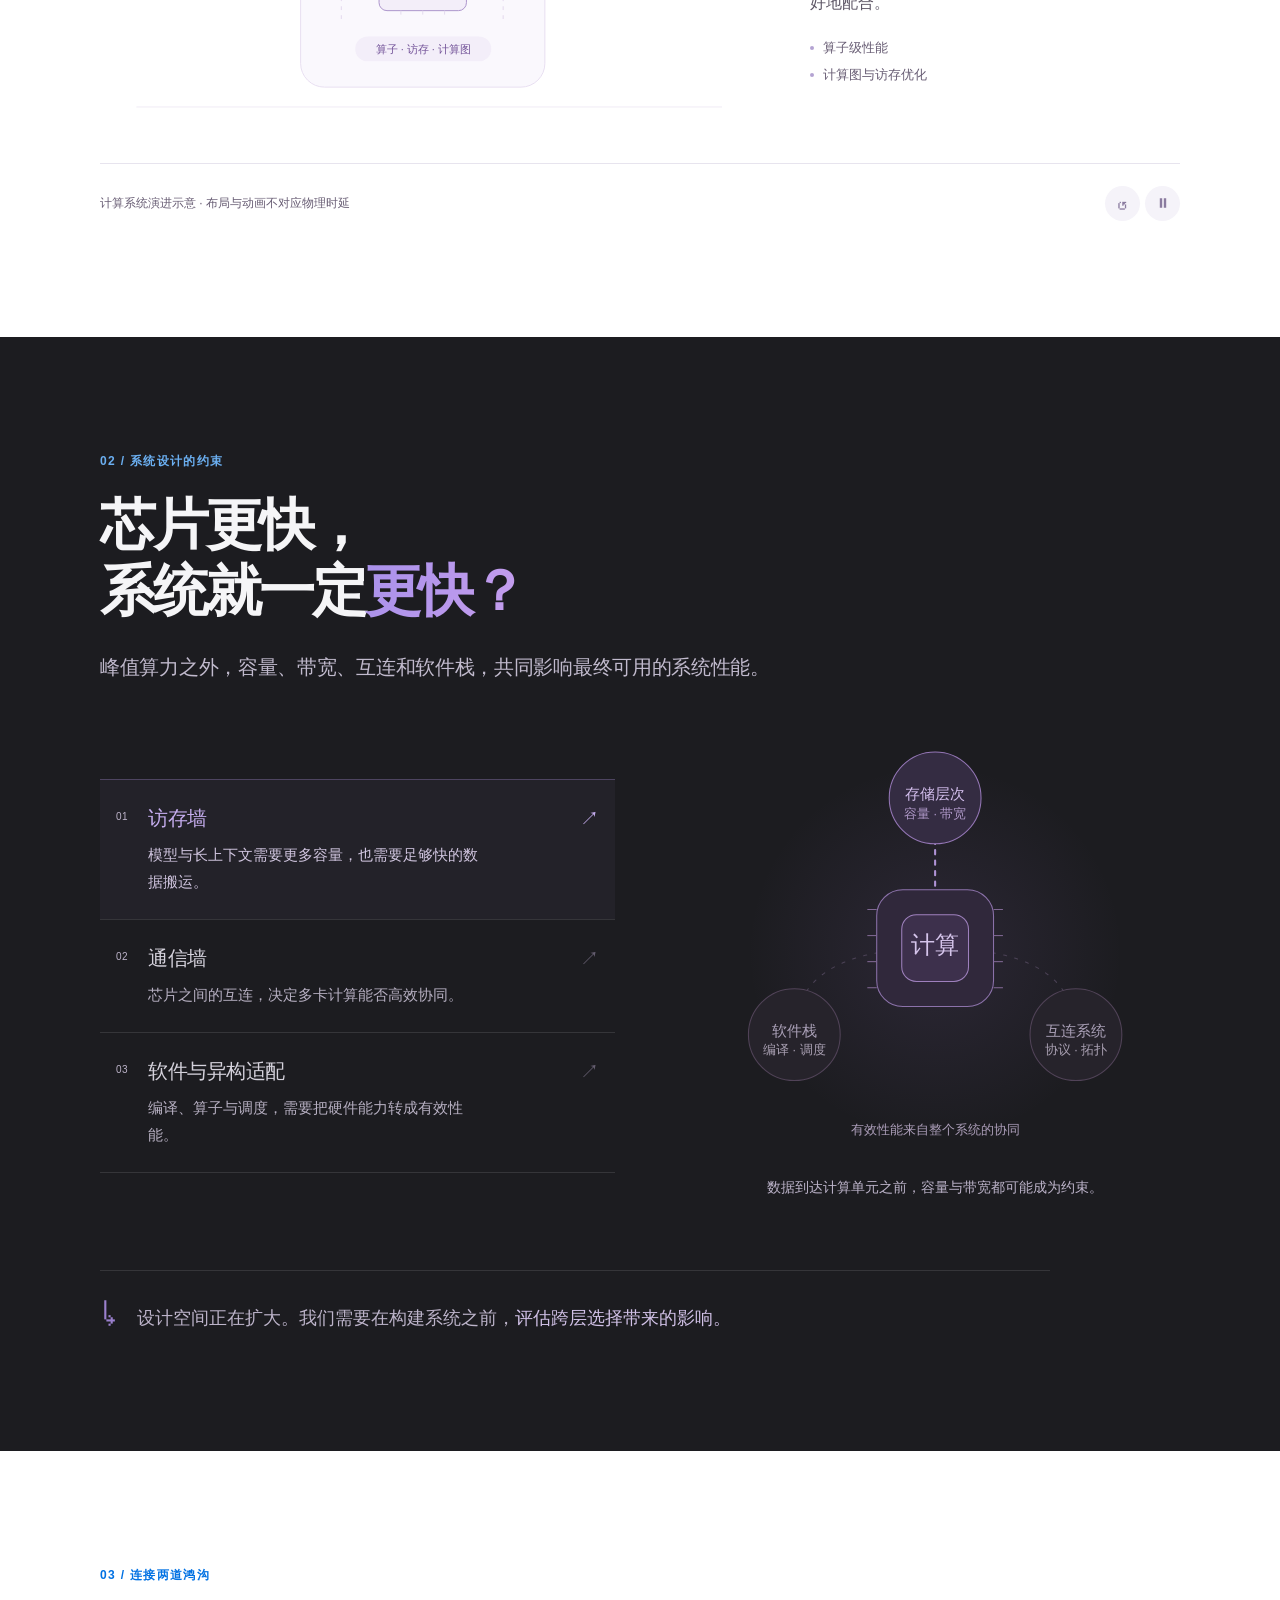
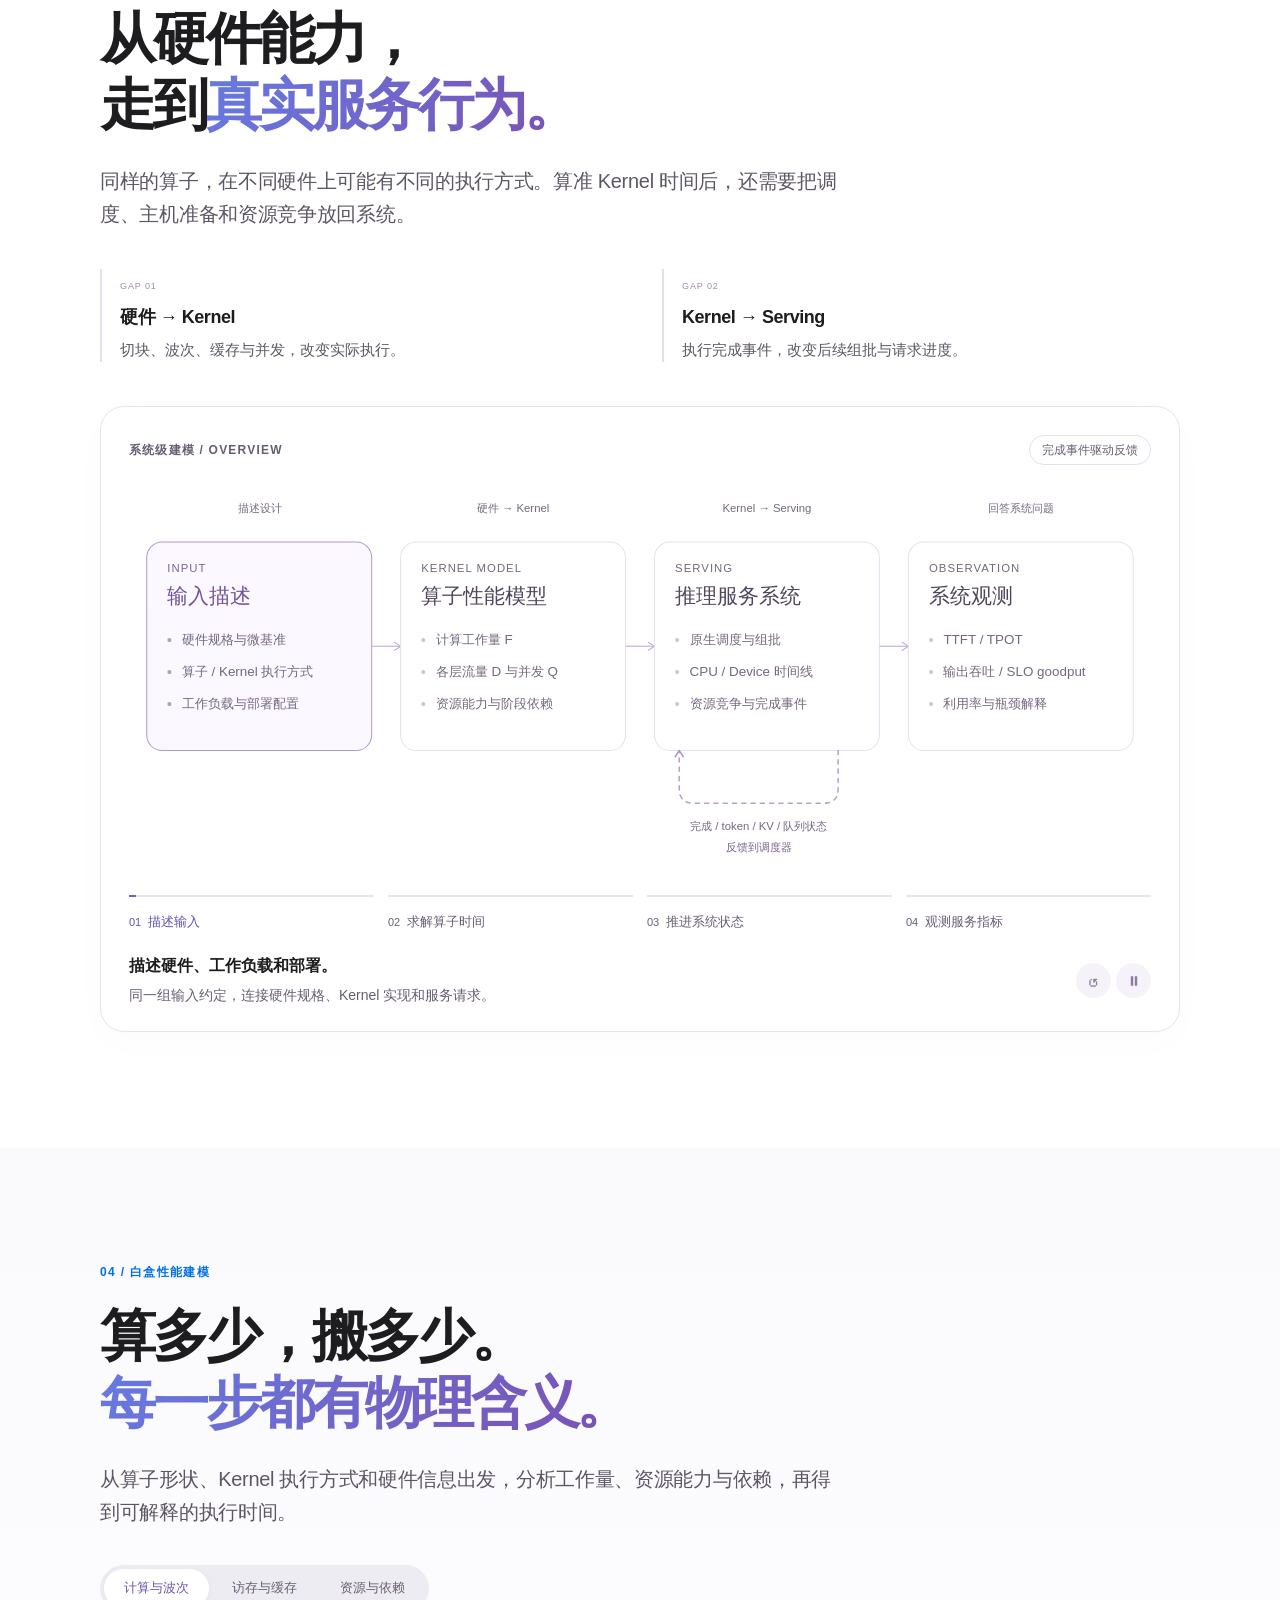
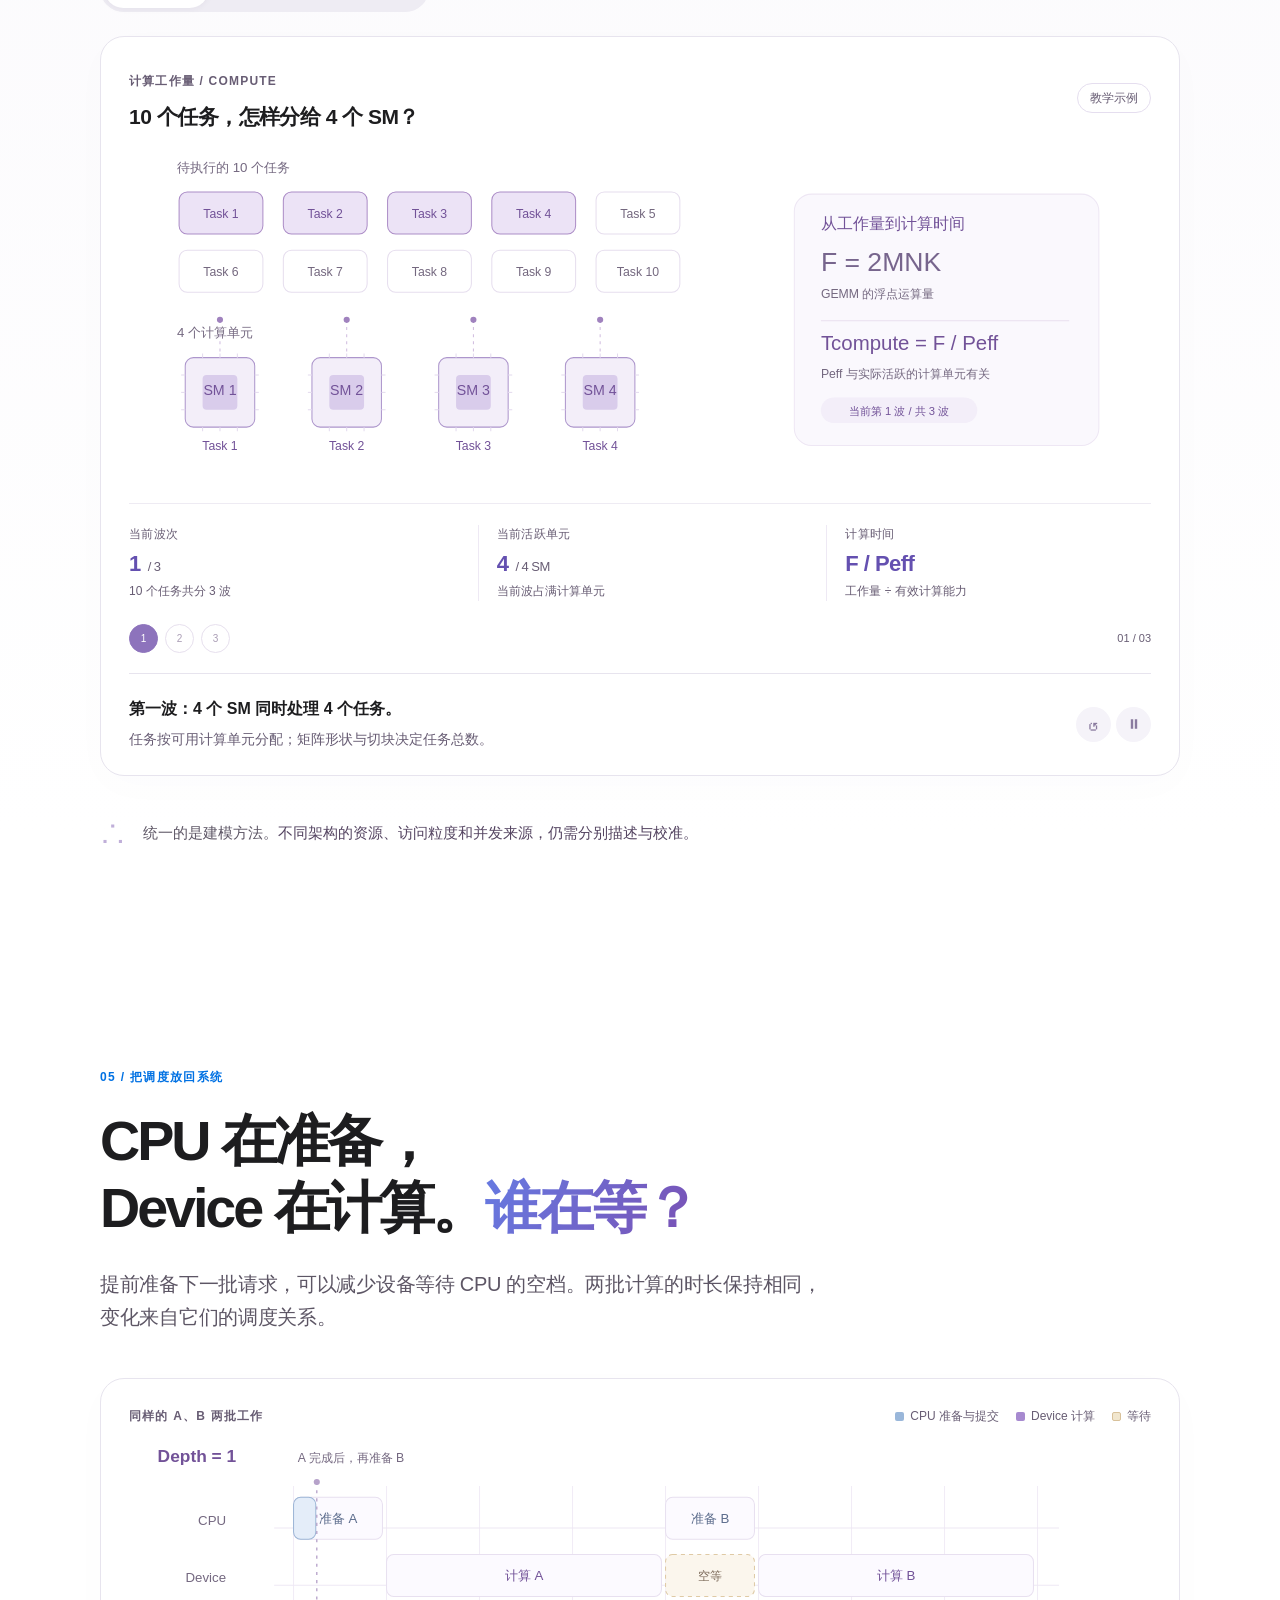
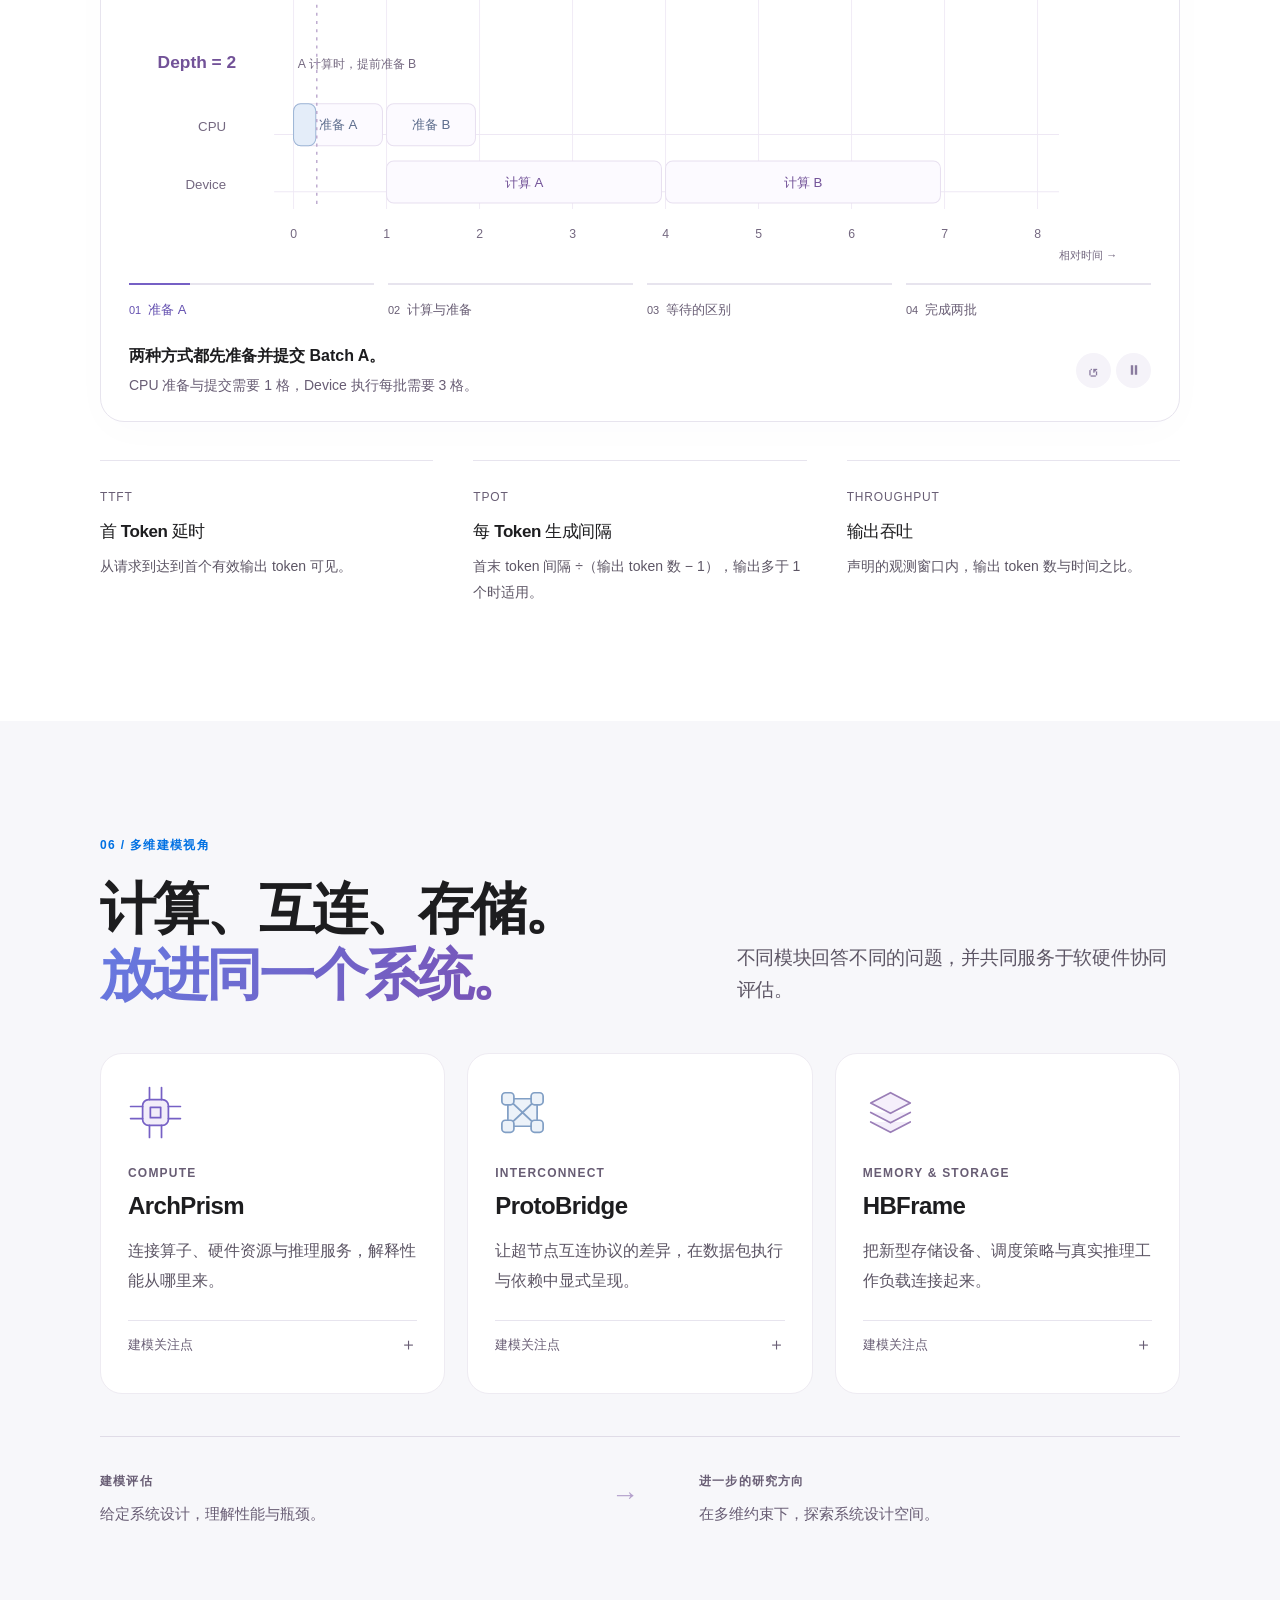
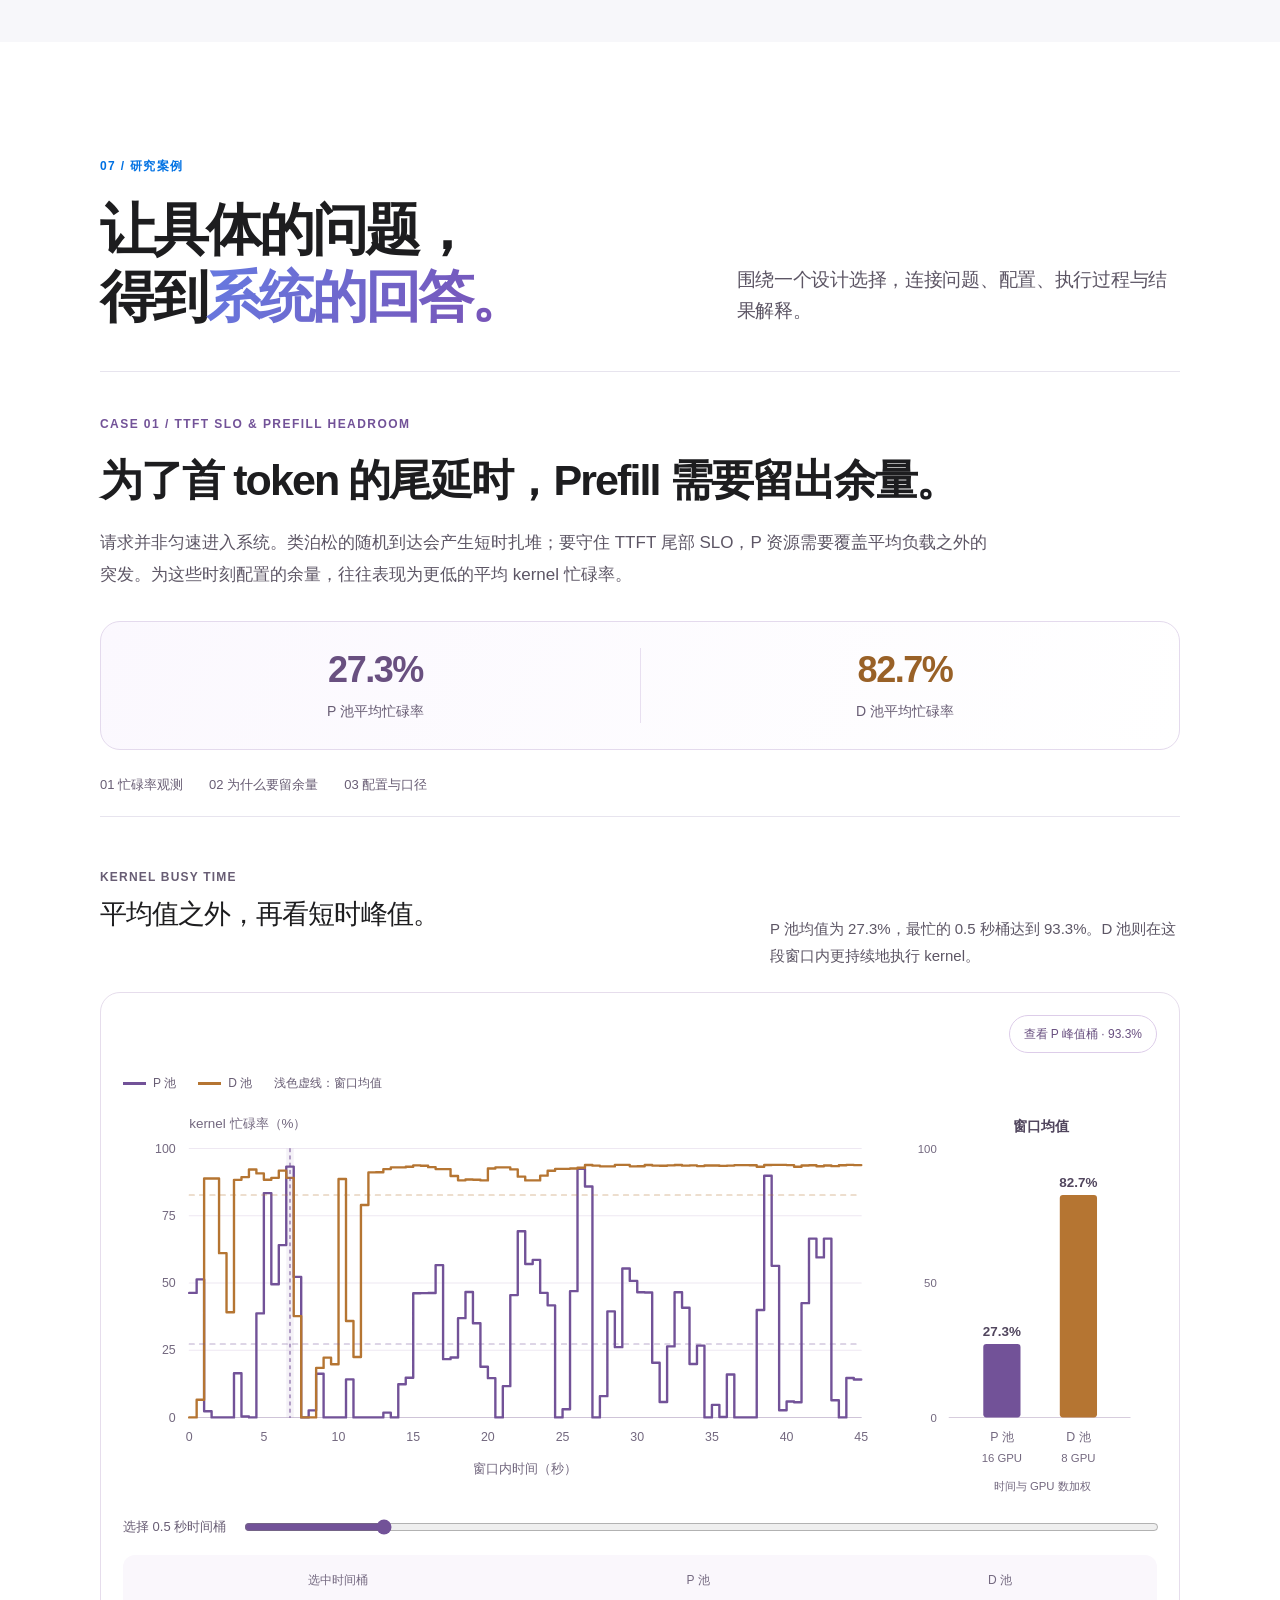
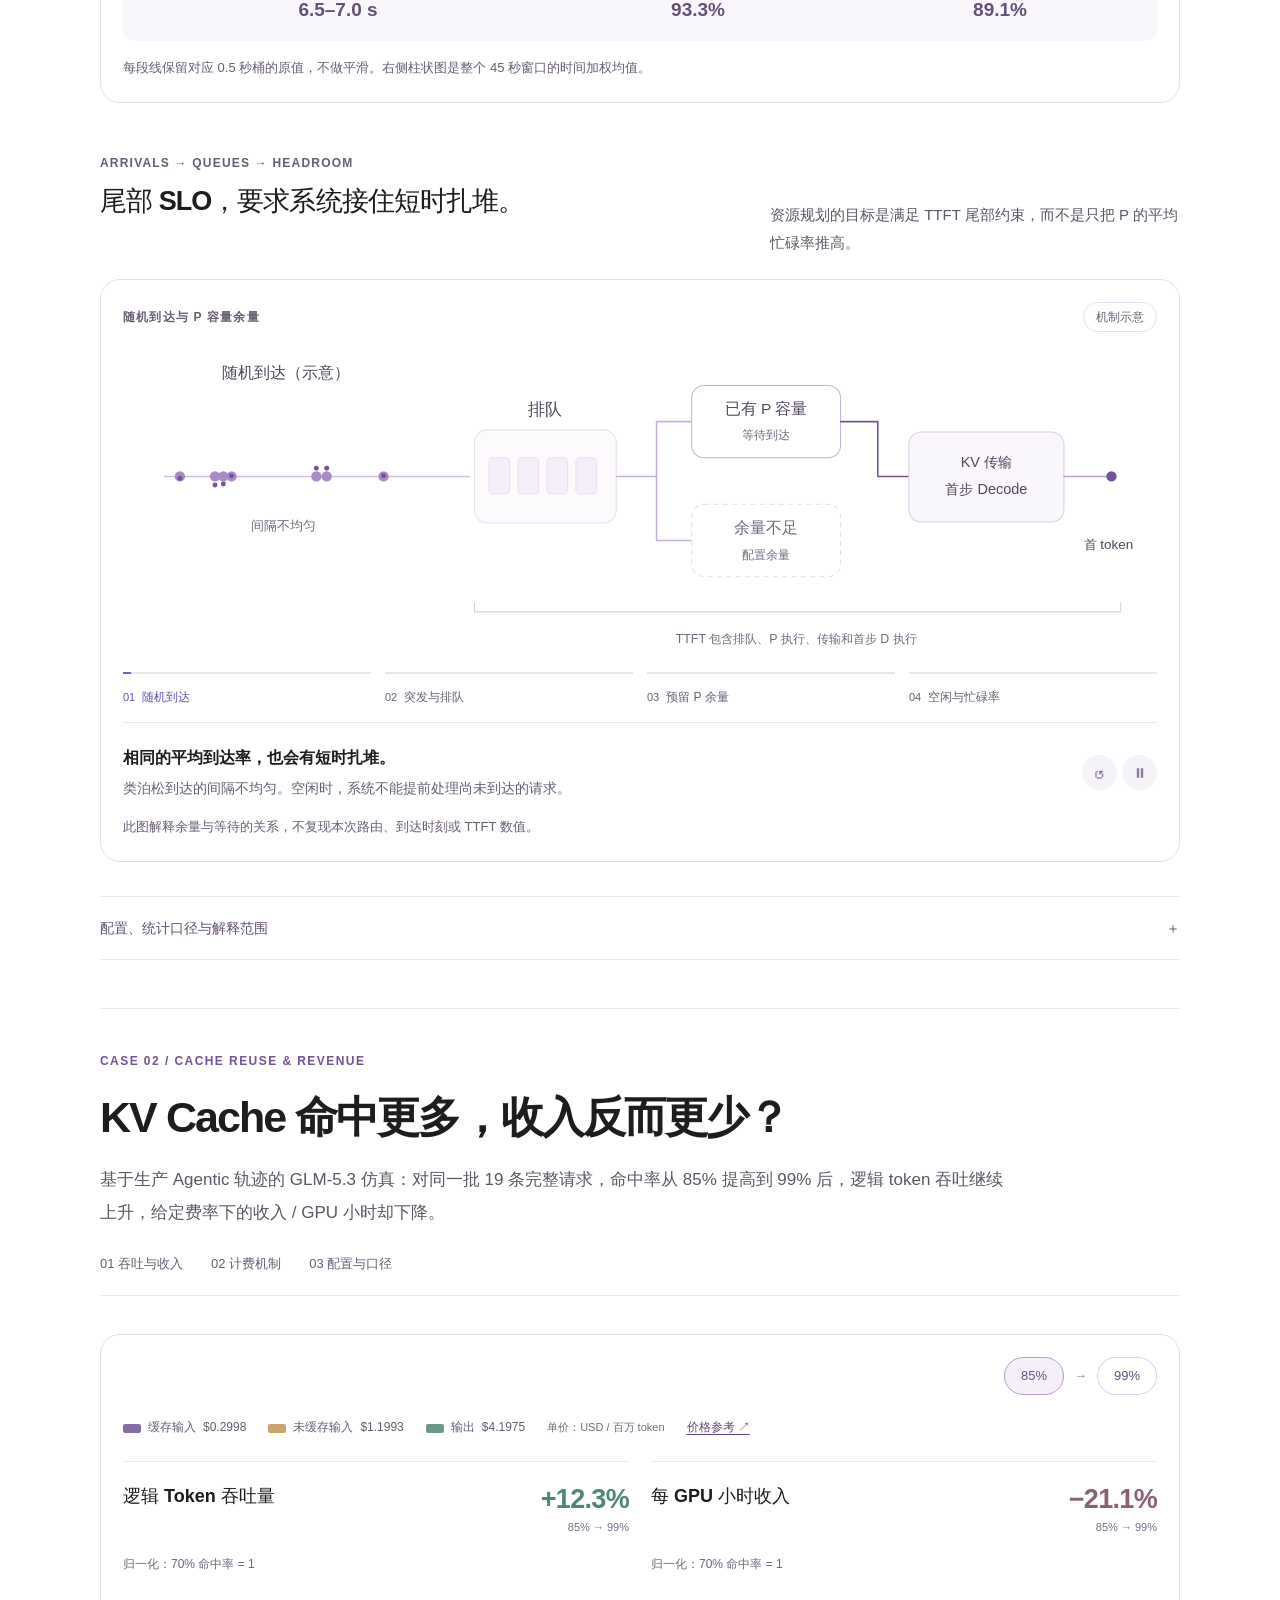
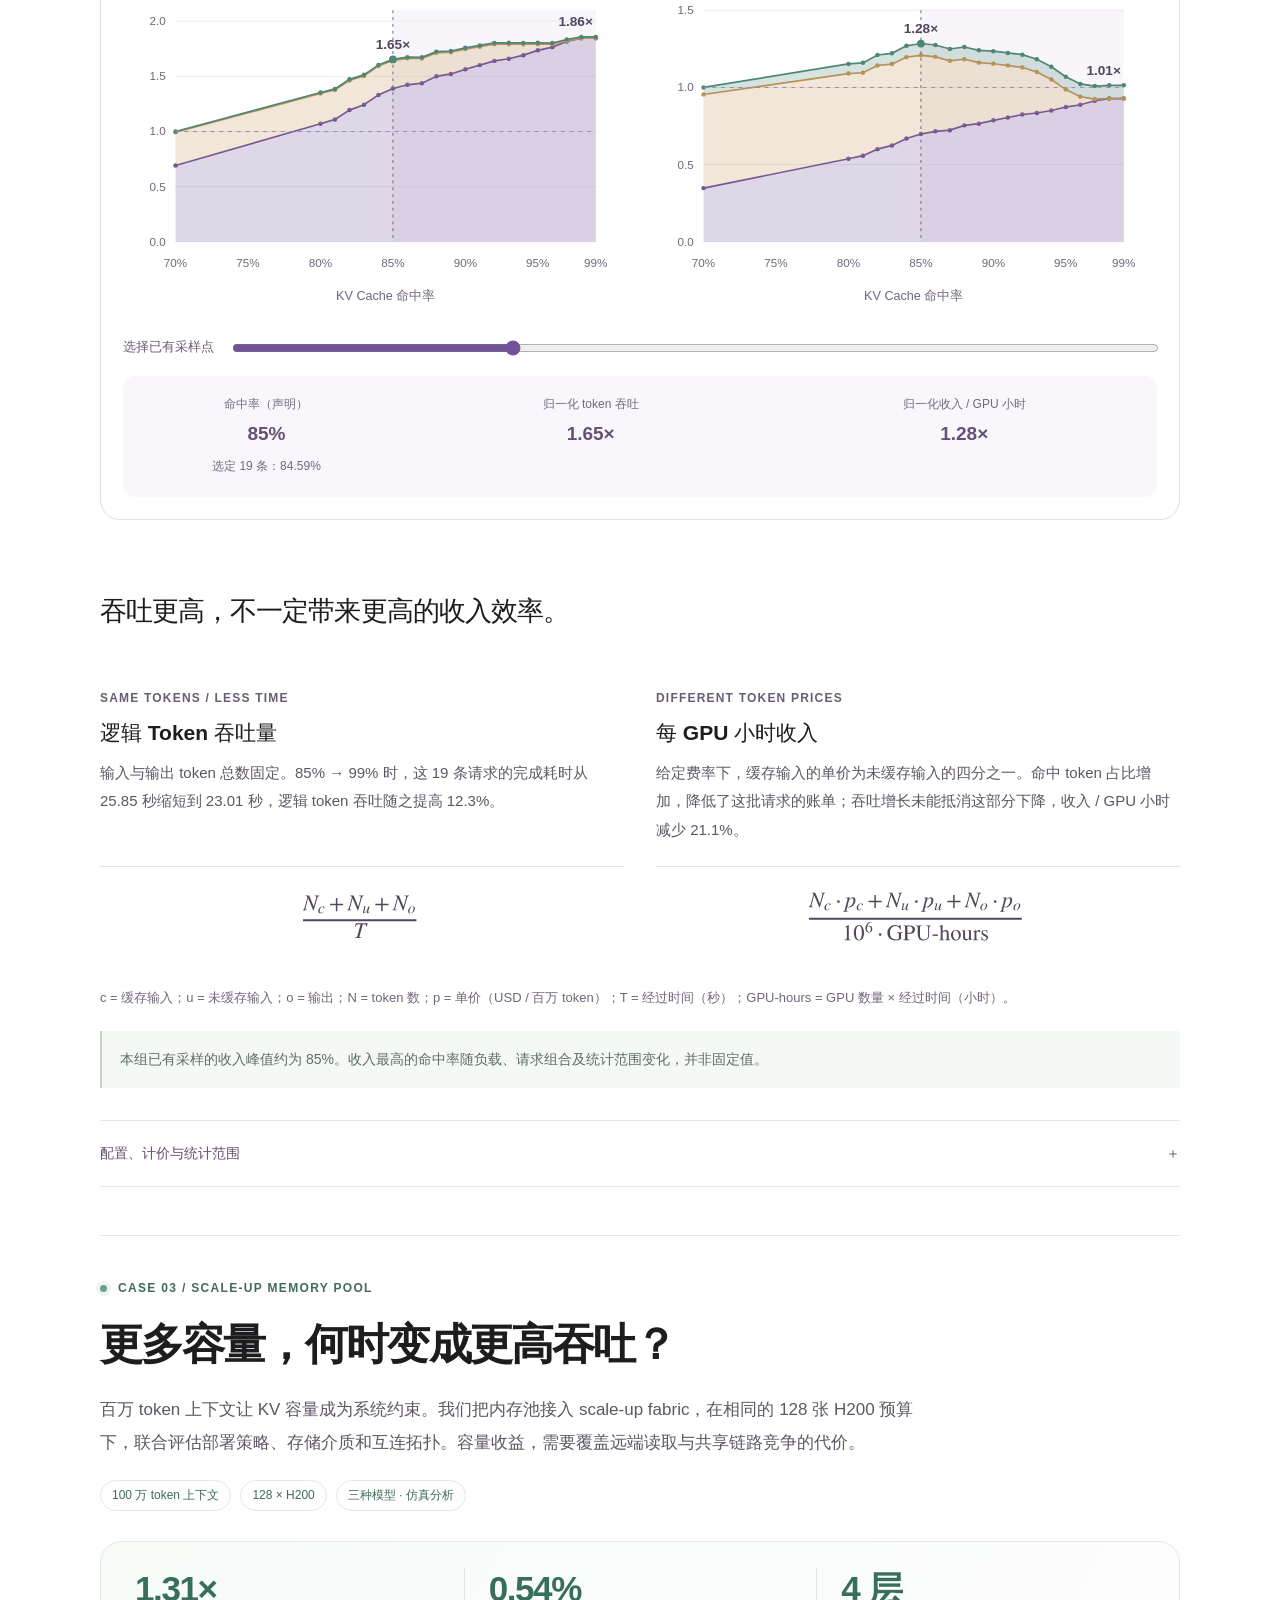
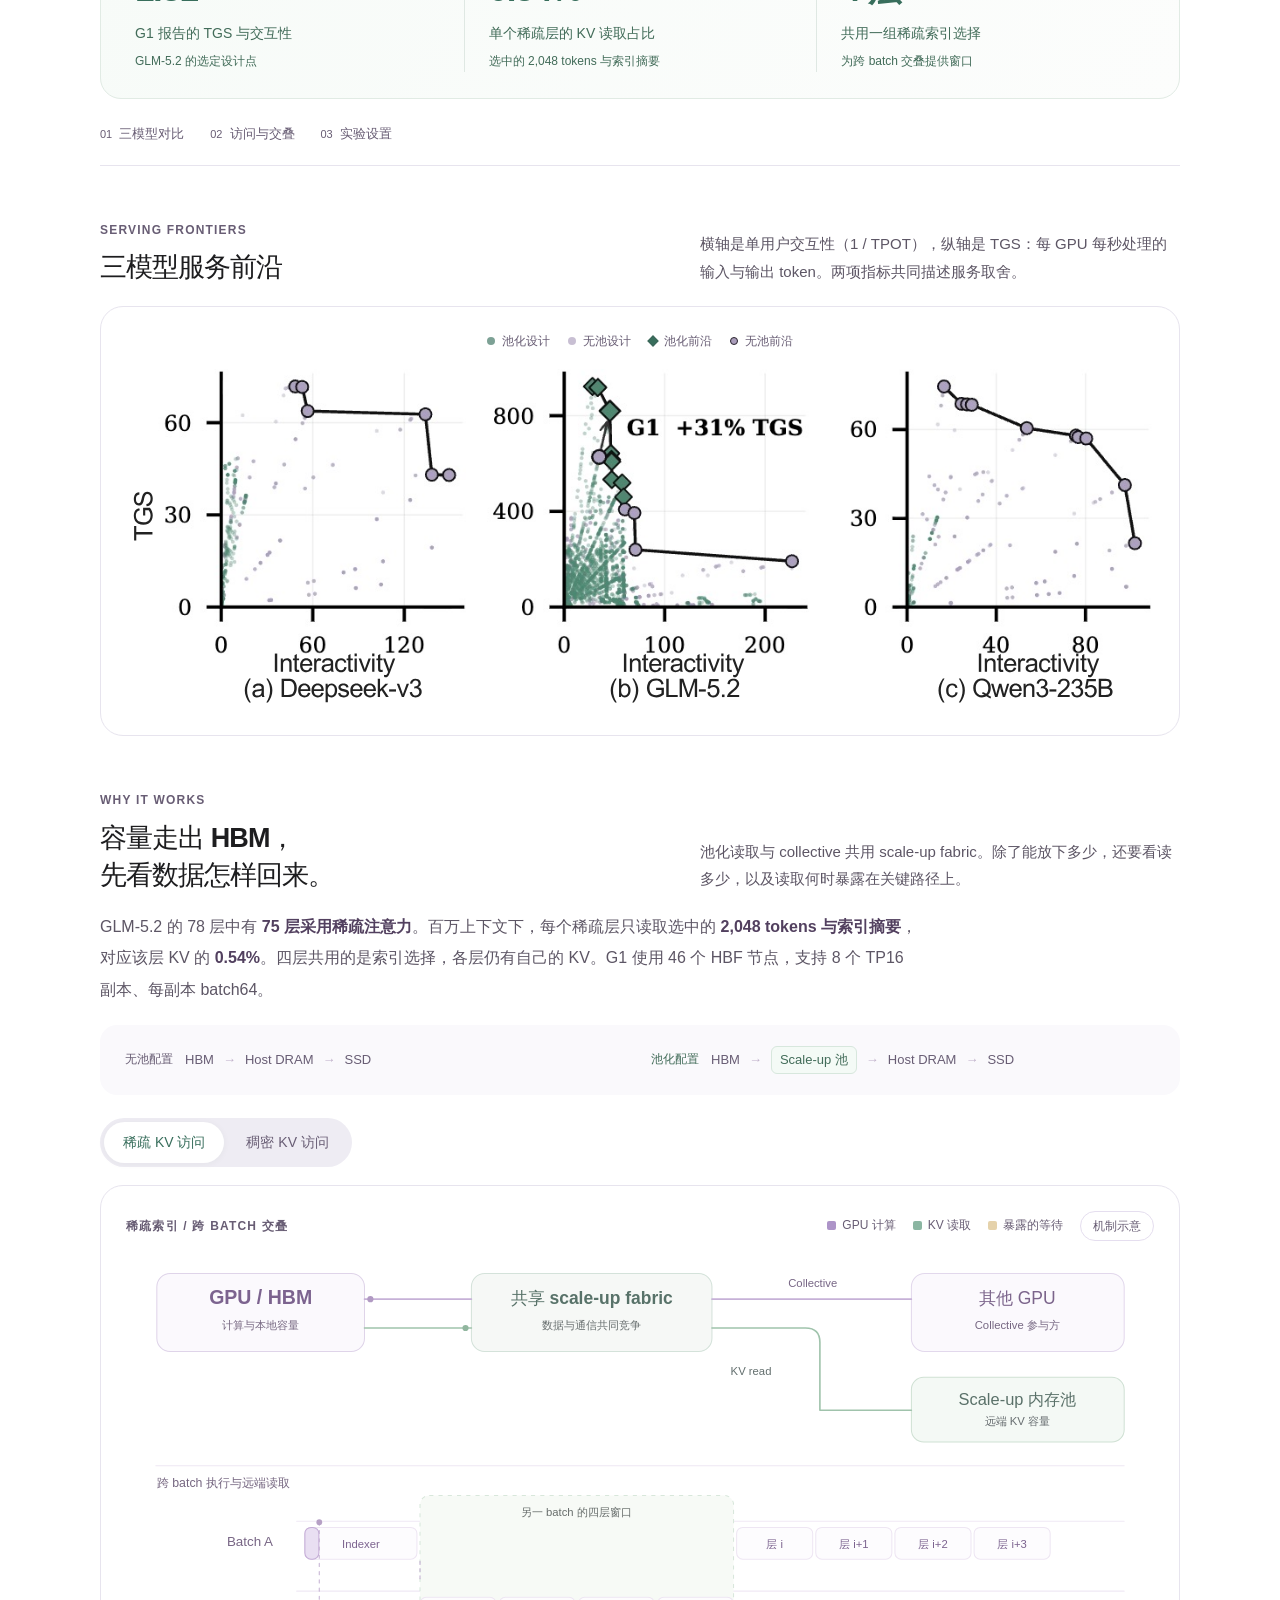
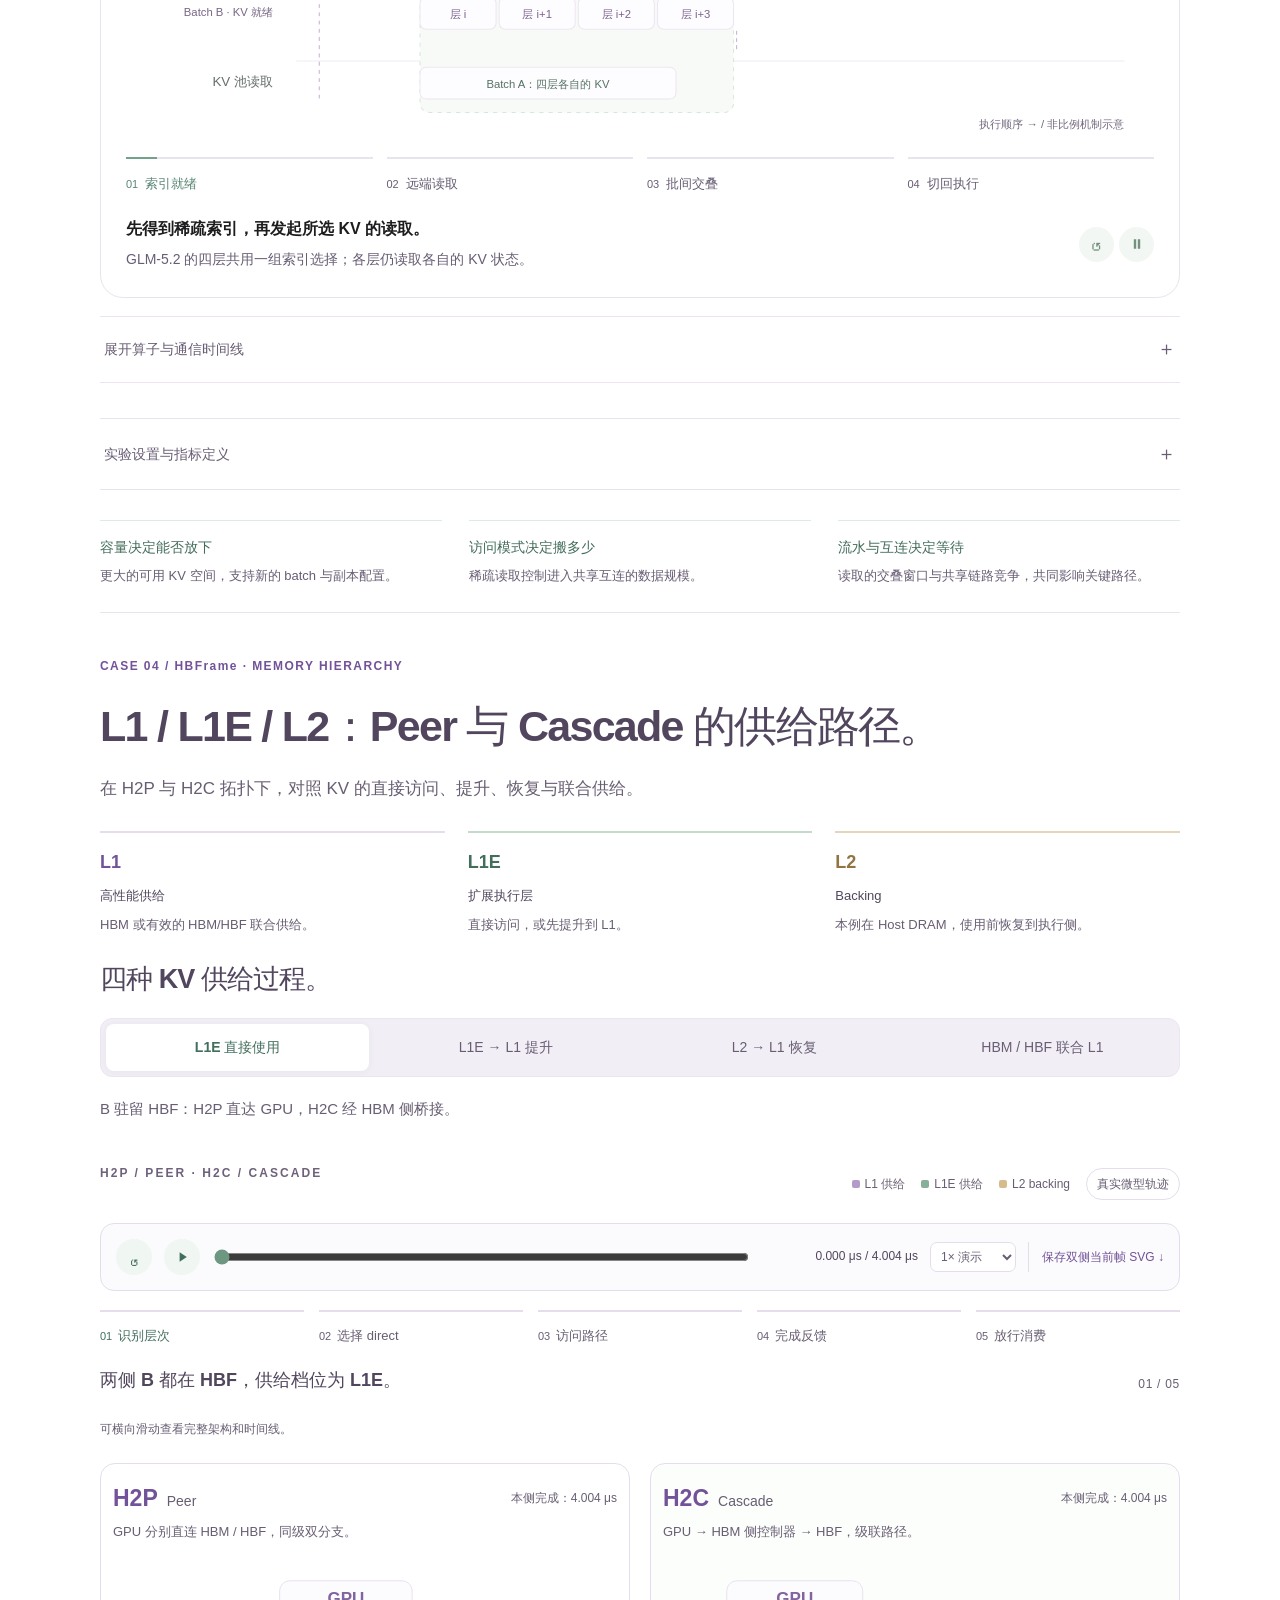
<file: zh/index.html>
<!doctype html>
<html lang="zh-CN">
<head>
  <meta charset="utf-8">
  <meta name="viewport" content="width=device-width, initial-scale=1">
  <meta name="theme-color" content="#ffffff">
  <meta name="description" content="Uni³Sim：面向大规模 LLM 推理服务的开源仿真，贯通计算架构、通信协议与存储。">
  <title>Uni³Sim: Open-Source Simulation for LLM Serving at Scale</title>
  <link rel="icon" type="image/svg+xml" href="../assets/favicon.svg">
  <link rel="stylesheet" href="../styles.css">
  <link rel="stylesheet" href="../case-studies.css">
  <link rel="stylesheet" href="../prefill-slo.css?v=20261111-slo-zero">
  <link rel="stylesheet" href="../cache-revenue.css?v=20261112-token-notation">
  <link rel="stylesheet" href="../hbframe-tier.css?v=20261112-formulas">
  <link rel="stylesheet" href="../readability.css?v=20261124-references">
  <script defer src="../data/i18n.js?v=20261124-references"></script>
  <script defer src="../data/prefill-slo.js?v=20261111-slo"></script>
  <script defer src="../data/cache-revenue.js?v=20261112-cache"></script>
  <script defer src="../data/hbframe-tier.js?v=20261111-hbframe"></script>
  <script defer src="../data/cases.js?v=20261112-cleanup"></script>
  <script defer src="../scripts/timeline.js"></script>
  <script defer src="../scripts/figures.js?v=20261111-fonts"></script>
  <script defer src="../scripts/case-studies.js?v=20261111-fonts"></script>
  <script defer src="../scripts/prefill-slo-case.js?v=20261112-cleanup"></script>
  <script defer src="../scripts/cache-revenue-case.js?v=20261112-token-notation"></script>
  <script defer src="../scripts/hbframe-tier-case.js?v=20261112-formulas"></script>
  <script defer src="../scripts/app.js?v=20261112-cleanup"></script>
</head>
<body>
  <a class="skip-link" href="#background">跳转到背景介绍</a>
  <header class="site-header">
    <div class="nav-inner">
      <a class="wordmark" href="#top" aria-label="Uni³Sim 首页"><svg viewBox="0 0 32 32" aria-hidden="true"><path d="M8 8h16v16H8zM8 16h16M16 8v16"/><circle cx="8" cy="8" r="2.7"/><circle cx="24" cy="8" r="2.7"/><circle cx="8" cy="24" r="2.7"/><circle cx="24" cy="24" r="2.7"/></svg><span class="uni3-wordmark">Uni<sup>3</sup><b>Sim</b></span></a>
      <nav id="main-nav" aria-label="页面导航"><a href="#background">背景与挑战</a><a href="#framework">建模框架</a><a href="#modeling">交互图解</a><a href="#cases">研究案例</a><a href="#about">关于研究 <span aria-hidden="true">↗</span></a></nav>
      <div class="header-actions"><a class="language-toggle" href="../" lang="en" hreflang="en" aria-label="Switch to English"><svg viewBox="0 0 20 20" aria-hidden="true"><circle cx="10" cy="10" r="7.4"/><ellipse cx="10" cy="10" rx="3.2" ry="7.4"/><path d="M3 7.5h14M3 12.5h14"/></svg><span>English</span></a><button class="menu-toggle" aria-label="打开页面导航" aria-controls="main-nav" aria-expanded="false"><span></span><span></span></button></div>
    </div>
    <div class="reading-progress" aria-hidden="true"><span></span></div>
  </header>

  <main id="main">
    <section id="top" class="hero">
      <canvas id="hero-canvas" aria-hidden="true"></canvas><div class="hero-wash" aria-hidden="true"></div>
      <div class="hero-copy">
        <p class="hero-eyebrow"><span class="status-dot"></span> NICS-EFC SYSARCH <span class="eyebrow-divider">/</span> RESEARCH OVERVIEW</p>
        <h1 class="uni3-title"><span class="uni3-brand">Uni<sup>3</sup>Sim:</span><span class="hero-title-line">Open-Source Simulation</span><span class="hero-title-line gradient-text">for LLM Serving at Scale</span></h1>
        <p class="hero-subtitle uni3-summary">Uni³ 贯通<span class="hero-dimensions">计算架构、通信协议与存储</span>，理解大规模 LLM 推理服务的系统性能。</p>
        <div class="hero-actions"><a class="button button-primary" href="#background">从背景开始 <span aria-hidden="true">↓</span></a><a class="button button-outline" href="#framework">探索仿真框架 <span aria-hidden="true">↗</span></a><a class="button button-outline repository-link" href="https://github.com/thu-nics/uni3sim" target="_blank" rel="noopener noreferrer" title="thu-nics/uni3sim" aria-label="Uni³Sim GitHub 仓库（在新标签页打开）"><svg viewBox="0 0 16 16" aria-hidden="true"><path d="M8 0C3.58 0 0 3.58 0 8c0 3.54 2.29 6.53 5.47 7.59.4.07.55-.17.55-.38 0-.19-.01-.82-.01-1.49-2.01.37-2.53-.49-2.69-.94-.09-.23-.48-.94-.82-1.13-.28-.15-.68-.52-.01-.53.63-.01 1.08.58 1.23.82.72 1.21 1.87.87 2.33.66.07-.52.28-.87.51-1.07-1.78-.2-3.64-.89-3.64-3.95 0-.87.31-1.59.82-2.15-.08-.2-.36-1.02.08-2.12 0 0 .67-.21 2.2.82.64-.18 1.32-.27 2-.27s1.36.09 2 .27c1.53-1.04 2.2-.82 2.2-.82.44 1.1.16 1.92.08 2.12.51.56.82 1.27.82 2.15 0 3.07-1.87 3.75-3.65 3.95.29.25.54.73.54 1.48 0 1.07-.01 1.93-.01 2.2 0 .21.15.46.55.38A8.01 8.01 0 0 0 16 8c0-4.42-3.58-8-8-8Z"/></svg><span>GitHub</span><span aria-hidden="true">↗</span></a></div>
      </div>
      <div class="hero-figure" aria-label="计算架构、通信协议与存储协同建模，得到系统评估结果"><svg id="hero-architecture" viewBox="0 0 1100 258" role="img" aria-label="Uni³ 的三个建模维度与系统评估"></svg></div>
      <div class="hero-foot"><span>可解释的性能建模</span><i></i><span>动态的调度反馈</span><i></i><span>多维的系统评估</span></div>
      <a class="scroll-cue" href="#background" aria-label="阅读背景介绍"><span>SCROLL TO EXPLORE</span><svg viewBox="0 0 20 20" aria-hidden="true"><path d="m5 8 5 5 5-5"/></svg></a>
    </section>

    <section id="background" class="section scale-section">
      <div class="container">
        <p class="eyebrow">01 / 从芯片到系统</p>
        <div class="section-heading"><h2>算力需求，<br>正在变成<span class="gradient-text">系统问题。</span></h2><p class="section-lead">模型、上下文与服务规模持续扩大。优化的对象，也从一颗芯片，走向多芯片协同的超节点与集群。</p></div>
        <div class="scale-demo interactive-figure" id="scale-demo" data-figure="scale">
          <div class="stage-tabs scale-tabs" role="group" aria-label="计算系统规模">
            <button type="button" data-step="0"><span class="step-number">01</span><strong>单机单卡</strong><small>把单颗芯片用好</small><i></i></button>
            <button type="button" data-step="1"><span class="step-number">02</span><strong>多卡实例</strong><small>让计算与通信协同</small><i></i></button>
            <button type="button" data-step="2"><span class="step-number">03</span><strong>超节点与集群</strong><small>在系统中协调资源</small><i></i></button>
          </div>
          <p class="diagram-hint">左右滑动查看完整图解 <span aria-hidden="true">↔</span></p>
          <div class="scale-body"><div class="diagram-scroll" tabindex="0" aria-label="系统规模交互图，可横向滚动"><svg class="scale-svg" viewBox="0 0 670 340" role="img" aria-label="单卡、多卡和超节点集群的规模变化"></svg></div><div class="scale-copy"><p class="micro-label">优化关注点</p><h3 data-caption-title></h3><p data-caption-body></p><ul class="focus-list" data-focus-list></ul></div></div>
          <div class="figure-bottom"><span class="figure-note">计算系统演进示意 · 布局与动画不对应物理时延</span><div class="media-controls"><button class="icon-button reset-button" type="button" aria-label="重播系统演进动画">↺</button><button class="icon-button play-toggle" type="button" aria-label="暂停系统演进动画" aria-pressed="true"><svg viewBox="0 0 20 20" aria-hidden="true"><path class="play-icon" d="m7 4 9 6-9 6z"/><path class="pause-icon" d="M6 4h3v12H6zm5 0h3v12h-3z"/></svg></button></div></div>
        </div>
      </div>
    </section>

    <section id="challenges" class="section dark-section">
      <div class="container">
        <p class="eyebrow">02 / 系统设计的约束</p>
        <h2>芯片更快，<br>系统就一定<span class="light-gradient">更快？</span></h2>
        <p class="section-lead">峰值算力之外，容量、带宽、互连和软件栈，共同影响最终可用的系统性能。</p>
        <div class="constraint-layout">
          <div class="constraint-options" role="group" aria-label="查看不同系统约束">
            <button type="button" data-constraint="memory" aria-pressed="true"><span>01</span><div><h3>访存墙</h3><p>模型与长上下文需要更多容量，也需要足够快的数据搬运。</p></div><b aria-hidden="true">↗</b></button>
            <button type="button" data-constraint="network" aria-pressed="false"><span>02</span><div><h3>通信墙</h3><p>芯片之间的互连，决定多卡计算能否高效协同。</p></div><b aria-hidden="true">↗</b></button>
            <button type="button" data-constraint="software" aria-pressed="false"><span>03</span><div><h3>软件与异构适配</h3><p>编译、算子与调度，需要把硬件能力转成有效性能。</p></div><b aria-hidden="true">↗</b></button>
          </div>
          <div class="constraint-visual"><svg id="constraint-diagram" viewBox="0 0 470 430" role="img" aria-label="存储、计算、互连与软件之间的系统关系"></svg><p id="constraint-caption" aria-live="polite">数据到达计算单元之前，容量与带宽都可能成为约束。</p></div>
        </div>
        <div class="dark-insight"><span class="insight-symbol" aria-hidden="true">↳</span><p>设计空间正在扩大。我们需要在构建系统之前，<strong>评估跨层选择带来的影响。</strong></p></div>
      </div>
    </section>

    <section id="framework" class="section framework-section">
      <div class="container">
        <p class="eyebrow">03 / 连接两道鸿沟</p>
        <h2>从硬件能力，<br>走到<span class="gradient-text">真实服务行为。</span></h2>
        <p class="section-lead">同样的算子，在不同硬件上可能有不同的执行方式。算准 Kernel 时间后，还需要把调度、主机准备和资源竞争放回系统。</p>
        <div class="gap-summary"><div><span>GAP 01</span><h3>硬件 → Kernel</h3><p>切块、波次、缓存与并发，改变实际执行。</p></div><div><span>GAP 02</span><h3>Kernel → Serving</h3><p>执行完成事件，改变后续组批与请求进度。</p></div></div>
        <figure class="architecture-figure interactive-figure" id="framework-demo" data-figure="framework">
          <div class="figure-heading"><span class="micro-label">系统级建模 / OVERVIEW</span><span class="small-tag">完成事件驱动反馈</span></div>
          <p class="diagram-hint">左右滑动查看完整图解 <span aria-hidden="true">↔</span></p>
          <div class="diagram-scroll" tabindex="0" aria-label="建模框架交互图，可横向滚动"><svg viewBox="0 0 1000 390" role="img" aria-label="输入经算子模型和系统调度得到服务指标，并将完成事件反馈给调度器"></svg></div>
          <div class="stage-tabs compact-tabs" role="group" aria-label="系统建模阶段"><button data-step="0" type="button"><span>01</span>描述输入<i></i></button><button data-step="1" type="button"><span>02</span>求解算子时间<i></i></button><button data-step="2" type="button"><span>03</span>推进系统状态<i></i></button><button data-step="3" type="button"><span>04</span>观测服务指标<i></i></button></div>
          <figcaption class="figure-bottom"><div class="figure-caption"><strong data-caption-title></strong><p data-caption-body></p></div><div class="media-controls"><button class="icon-button reset-button" type="button" aria-label="重播建模框架动画">↺</button><button class="icon-button play-toggle" type="button" aria-label="暂停建模框架动画" aria-pressed="true"><svg viewBox="0 0 20 20" aria-hidden="true"><path class="play-icon" d="m7 4 9 6-9 6z"/><path class="pause-icon" d="M6 4h3v12H6zm5 0h3v12h-3z"/></svg></button></div></figcaption>
        </figure>
      </div>
    </section>

    <section id="modeling" class="section modeling-section">
      <div class="container">
        <p class="eyebrow">04 / 白盒性能建模</p>
        <h2>算多少，搬多少。<br><span class="gradient-text">每一步都有物理含义。</span></h2>
        <p class="section-lead">从算子形状、Kernel 执行方式和硬件信息出发，分析工作量、资源能力与依赖，再得到可解释的执行时间。</p>
        <div class="model-tabs segmented" role="tablist" aria-label="选择建模图解"><button id="tab-compute" role="tab" aria-selected="true" aria-controls="kernel-panel" data-model="compute" type="button">计算与波次</button><button id="tab-cache" role="tab" aria-selected="false" aria-controls="kernel-panel" data-model="cache" tabindex="-1" type="button">访存与缓存</button><button id="tab-pipeline" role="tab" aria-selected="false" aria-controls="kernel-panel" data-model="pipeline" tabindex="-1" type="button">资源与依赖</button></div>
        <div id="kernel-panel" role="tabpanel" aria-labelledby="tab-compute" class="kernel-panel interactive-figure" data-figure="kernel">
          <div class="figure-heading"><div><span class="micro-label" id="kernel-eyebrow">计算工作量 / COMPUTE</span><h3 id="kernel-title">10 个任务，怎样分给 4 个 SM？</h3></div><span class="small-tag" id="kernel-tag">教学示例</span></div>
          <p class="diagram-hint">左右滑动查看完整图解 <span aria-hidden="true">↔</span></p>
          <div class="diagram-scroll" tabindex="0" aria-label="算子建模图解，可横向滚动"><svg viewBox="0 0 1000 350" role="img" id="kernel-diagram" aria-label="计算任务分波次执行示意"></svg></div>
          <div class="kernel-readouts" id="kernel-readouts"></div>
          <div class="kernel-step-row"><div class="mini-steps" role="group" aria-label="建模动画步骤"></div><span class="step-counter" data-step-counter></span></div>
          <div class="figure-bottom"><div class="figure-caption"><strong data-caption-title></strong><p data-caption-body></p></div><div class="media-controls"><button class="icon-button reset-button" type="button" aria-label="重播算子建模动画">↺</button><button class="icon-button play-toggle" type="button" aria-label="暂停算子建模动画" aria-pressed="true"><svg viewBox="0 0 20 20" aria-hidden="true"><path class="play-icon" d="m7 4 9 6-9 6z"/><path class="pause-icon" d="M6 4h3v12H6zm5 0h3v12h-3z"/></svg></button></div></div>
        </div>
        <div class="model-principle"><span class="principle-mark" aria-hidden="true">∴</span><p>统一的是建模方法。<strong>不同架构的资源、访问粒度和并发来源，仍需分别描述与校准。</strong></p></div>
      </div>
    </section>

    <section id="serving" class="section serving-section">
      <div class="container">
        <p class="eyebrow">05 / 把调度放回系统</p>
        <h2>CPU 在准备，<br>Device 在计算。<span class="gradient-text">谁在等？</span></h2>
        <p class="section-lead">提前准备下一批请求，可以减少设备等待 CPU 的空档。两批计算的时长保持相同，变化来自它们的调度关系。</p>
        <figure class="serving-figure interactive-figure" id="serving-demo" data-figure="serving">
          <div class="figure-heading"><span class="micro-label">同样的 A、B 两批工作</span><div class="figure-legend"><span><i class="key-cpu"></i>CPU 准备与提交</span><span><i class="key-device"></i>Device 计算</span><span><i class="key-idle"></i>等待</span></div></div>
          <p class="diagram-hint">左右滑动查看完整图解 <span aria-hidden="true">↔</span></p>
          <div class="diagram-scroll" tabindex="0" aria-label="同步与异步调度的双时间线，可横向滚动"><svg viewBox="0 0 1000 420" role="img" aria-label="Depth 1 与 Depth 2 对比，异步准备减少 Device 等待，Device 上两批计算仍串行"></svg></div>
          <div class="stage-tabs compact-tabs" role="group" aria-label="调度动画阶段"><button data-step="0" type="button"><span>01</span>准备 A<i></i></button><button data-step="1" type="button"><span>02</span>计算与准备<i></i></button><button data-step="2" type="button"><span>03</span>等待的区别<i></i></button><button data-step="3" type="button"><span>04</span>完成两批<i></i></button></div>
          <figcaption class="figure-bottom"><div class="figure-caption"><strong data-caption-title></strong><p data-caption-body></p></div><div class="media-controls"><button class="icon-button reset-button" type="button" aria-label="重播异步调度动画">↺</button><button class="icon-button play-toggle" type="button" aria-label="暂停异步调度动画" aria-pressed="true"><svg viewBox="0 0 20 20" aria-hidden="true"><path class="play-icon" d="m7 4 9 6-9 6z"/><path class="pause-icon" d="M6 4h3v12H6zm5 0h3v12h-3z"/></svg></button></div></figcaption>
        </figure>
        <div class="metrics-row"><article><span>TTFT</span><h3>首 Token 延时</h3><p>从请求到达到首个有效输出 token 可见。</p></article><article><span>TPOT</span><h3>每 Token 生成间隔</h3><p>首末 token 间隔 ÷（输出 token 数 − 1），输出多于 1 个时适用。</p></article><article><span>THROUGHPUT</span><h3>输出吞吐</h3><p>声明的观测窗口内，输出 token 数与时间之比。</p></article></div>
      </div>
    </section>

    <section id="modules" class="section modules-section">
      <div class="container">
        <p class="eyebrow">06 / 多维建模视角</p>
        <div class="section-heading"><h2>计算、互连、存储。<br><span class="gradient-text">放进同一个系统。</span></h2><p class="section-lead">不同模块回答不同的问题，并共同服务于软硬件协同评估。</p></div>
        <div class="module-grid">
          <article class="module-card"><div class="module-icon compute-icon" aria-hidden="true"><svg viewBox="0 0 64 64"><rect x="17" y="17" width="30" height="30" rx="7"/><path d="M25 3v14M39 3v14M25 47v14M39 47v14M3 25h14M3 39h14M47 25h14M47 39h14"/><path d="M26 26h12v12H26z"/></svg></div><p class="micro-label">COMPUTE</p><h3>ArchPrism</h3><p>连接算子、硬件资源与推理服务，解释性能从哪里来。</p><details><summary>建模关注点 <span aria-hidden="true">＋</span></summary><ul><li>计算工作量与有效资源能力</li><li>分层流量、并发与资源依赖</li><li>Kernel 时间与调度反馈</li></ul></details></article>
          <article class="module-card"><div class="module-icon network-icon" aria-hidden="true"><svg viewBox="0 0 64 64"><path d="M15 16 49 16 49 48 15 48Z M15 16l34 32M49 16 15 48"/><rect x="8" y="9" width="14" height="14" rx="4"/><rect x="42" y="9" width="14" height="14" rx="4"/><rect x="8" y="41" width="14" height="14" rx="4"/><rect x="42" y="41" width="14" height="14" rx="4"/></svg></div><p class="micro-label">INTERCONNECT</p><h3>ProtoBridge</h3><p>让超节点互连协议的差异，在数据包执行与依赖中显式呈现。</p><details><summary>建模关注点 <span aria-hidden="true">＋</span></summary><ul><li>通信算子到数据包的转换</li><li>协议参数与数据包依赖</li><li>共享的数据包执行模块</li></ul></details></article>
          <article class="module-card"><div class="module-icon memory-icon" aria-hidden="true"><svg viewBox="0 0 64 64"><path d="m9 21 23-12 23 12-23 12Zm0 11 23 12 23-12M9 43l23 12 23-12"/></svg></div><p class="micro-label">MEMORY & STORAGE</p><h3>HBFrame</h3><p>把新型存储设备、调度策略与真实推理工作负载连接起来。</p><details><summary>建模关注点 <span aria-hidden="true">＋</span></summary><ul><li>模块化的 HBF 设备模型</li><li>容量与数据调度策略</li><li>推理引擎接入与系统级评估</li></ul></details></article>
        </div>
        <div class="research-direction"><div><span class="micro-label">建模评估</span><p>给定系统设计，理解性能与瓶颈。</p></div><span class="direction-arrow" aria-hidden="true">→</span><div><span class="micro-label">进一步的研究方向</span><p>在多维约束下，探索系统设计空间。</p></div></div>
      </div>
    </section>

    <section id="cases" class="section cases-section">
      <div class="container">
        <p class="eyebrow">07 / 研究案例</p>
        <div class="section-heading"><h2>让具体的问题，<br>得到<span class="gradient-text">系统的回答。</span></h2><p class="section-lead">围绕一个设计选择，连接问题、配置、执行过程与结果解释。</p></div>
        <div id="case-list"></div>
        <div class="cases-empty" id="cases-empty"><div class="case-outline" aria-hidden="true"><span></span><i></i><span></span><i></i><span></span></div><p class="small-tag">案例内容即将更新</p><h3>下一个设计选择，从这里展开。</h3><div class="case-method"><span><b>01</b> 问题与假设</span><span><b>02</b> 系统与对比配置</span><span><b>03</b> 结果与机制解释</span></div></div>
      </div>
    </section>

    <section id="about" class="about-section">
      <div class="container">
        <div class="about-top">
          <div><p class="eyebrow">ABOUT THE RESEARCH</p><h2>一起理解，下一代计算系统。</h2><p>Uni³Sim: Open-Source Simulation for LLM Serving at Scale</p></div>
          <div class="team-signature">
            <strong>NICS-EFC SysArch</strong>
            <p class="team-authors">
              <span class="author-group">
                <span aria-describedby="equal-contribution">杨昕昊<sup>*</sup></span> ·
                <span aria-describedby="equal-contribution">朱昱<sup>*</sup></span> ·
                <span aria-describedby="equal-contribution">廖天羽<sup>*</sup></span>
              </span>
              <span class="author-group">
                <span>谢童欣</span> ·
                <span aria-describedby="corresponding-author">朱振华<sup>†</sup></span> ·
                <span>汪玉</span>
              </span>
            </p>
            <p class="author-notes">
              <span id="equal-contribution"><sup>*</sup> 同等贡献</span>
              <span id="corresponding-author"><sup>†</sup> 通讯作者</span>
            </p>
          </div>
        </div>
        <section id="references" class="references" aria-labelledby="references-heading">
          <h3 id="references-heading">参考文献</h3>
          <ol lang="en">
            <li>
              <cite><a href="https://doi.org/10.1109/LCA.2026.3752142">When Kernel Meets System: Chip-to-System Modeling across AI Hardware for LLM Serving</a></cite>
              <p>Xinhao Yang et al. · IEEE Computer Architecture Letters · 2026 · pp. 1–4</p>
              <details>
                <summary>BibTeX</summary>
                <pre><code>@article{yang2026kernel,
  author = {Yang, Xinhao and Zhu, Yu and Xue, Yukun and Li, Zhaoshi and Li, Xiuhong and Wu, Baodong and Li, Wen and Mao, Qiuli and Li, Boxun and Chen, Xiaoming and Dai, Guohao and Zhu, Zhangming and Yang, Huazhong and Xie, Yuan and Zhu, Zhenhua and Wang, Yu},
  title = {When Kernel Meets System: Chip-to-System Modeling across {AI} Hardware for {LLM} Serving},
  journal = {IEEE Computer Architecture Letters},
  year = {2026},
  pages = {1--4},
  doi = {10.1109/LCA.2026.3752142}
}</code></pre>
              </details>
            </li>
            <li>
              <cite><a href="https://arxiv.org/abs/2611.30191">Making Protocol Effects Explicit: LLM-to-Packet Simulation for Superpod Interconnect Exploration</a></cite>
              <p>Yu Zhu et al. · arXiv:2611.30191 [cs.AR] · 2026</p>
              <details>
                <summary>BibTeX</summary>
                <pre><code>@misc{zhu2026makingprotocoleffectsexplicit,
  title = {Making Protocol Effects Explicit: LLM-to-Packet Simulation for Superpod Interconnect Exploration},
  author = {Yu Zhu and Xinhao Yang and Zhaoshi Li and Baodong Wu and Boxun Li and Wenxue Li and Guohao Dai and Hongyang Jia and Shuwen Deng and Huazhong Yang and Yuan Xie and Zhenhua Zhu and Yu Wang},
  year = {2026},
  eprint = {2611.30191},
  archivePrefix = {arXiv},
  primaryClass = {cs.AR},
  url = {https://arxiv.org/abs/2611.30191},
}</code></pre>
              </details>
            </li>
          </ol>
        </section>
        <footer><a class="footer-brand" href="#top">NICS-EFC <strong>SysArch</strong></a><p>计算 · 互连 · 存储 · 系统</p><span>2026</span></footer>
      </div>
    </section>
  </main>
  <button id="back-to-top" class="back-to-top" type="button" aria-label="回到页面顶部" hidden><svg viewBox="0 0 20 20" aria-hidden="true"><path d="m5 12 5-5 5 5"/></svg></button>
  <noscript><div class="noscript-note">当前浏览器未启用 JavaScript，交互图解不可播放；页面文字仍可阅读。</div></noscript>
</body>
</html>
</file>
<file: styles.css>
:root{--ink:#1d1d1f;--muted:#6e6e78;--soft:#8b8896;--purple:#7660c5;--purple-dark:#6450b0;--blue:#0071e3;--border:#e7e4ee;--tint:#f7f7fb;--lavender:#f0ecf9;--gradient:linear-gradient(120deg,#6778df 4%,#7953b6 94%);--width:1080px;--font:-apple-system,BlinkMacSystemFont,"SF Pro Display","Helvetica Neue","PingFang SC","Microsoft YaHei",Arial,sans-serif}
*{box-sizing:border-box}html{scroll-behavior:smooth;scroll-padding-top:90px}body{margin:0;background:#fff;color:var(--ink);font-family:var(--font);font-size:17px;line-height:1.6;-webkit-font-smoothing:antialiased}button,a,input,summary{-webkit-tap-highlight-color:transparent}button{font:inherit;cursor:pointer}a{color:inherit;text-decoration:none}button:focus-visible,a:focus-visible,summary:focus-visible,[tabindex="0"]:focus-visible{outline:3px solid #a49bdf;outline-offset:5px}button:disabled{cursor:default}h1,h2,h3,p,figure{margin:0}h1,h2,h3{text-wrap:balance}h1,h2{letter-spacing:-.055em}h3{letter-spacing:-.025em}svg{display:block;font-family:var(--font)}button svg{pointer-events:none}button{color:inherit}::selection{background:#e4dcf8}.container{width:min(var(--width),calc(100% - 64px));margin-inline:auto}.section{padding:116px 0;scroll-margin-top:0}.eyebrow{font-size:12px;line-height:1.4;font-weight:650;letter-spacing:.11em;color:var(--blue);margin-bottom:22px}.section h2{font-size:clamp(36px,4.35vw,58px);line-height:1.2;font-weight:650}.section-lead{font-size:20px;line-height:1.65;color:var(--muted);max-width:740px;margin-top:26px;letter-spacing:-.015em}.section-heading{display:grid;grid-template-columns:1.3fr 1fr;align-items:end;gap:60px}.section-heading .section-lead{font-size:18px;margin-top:0;padding-bottom:4px}.gradient-text{background:var(--gradient);-webkit-background-clip:text;background-clip:text;color:transparent}.nowrap{white-space:nowrap}.source-line{font-size:11px;line-height:1.7;color:#88838f;margin-top:22px}.micro-label{font-size:10px;font-weight:650;letter-spacing:.1em;line-height:1.5;color:#8a8296}.small-tag{display:inline-flex;align-items:center;border:1px solid #e5deef;border-radius:100px;padding:5px 12px;font-size:11px;line-height:1.5;color:#827195;white-space:nowrap;background:#fff}
.skip-link{position:fixed;top:-100px;left:20px;z-index:1000;padding:12px 22px;background:#fff;border:2px solid var(--blue);border-radius:14px;color:var(--blue)}.skip-link:focus{top:75px}.site-header{position:fixed;inset:0 0 auto;z-index:50;background:rgba(252,252,255,.88);border-bottom:1px solid rgba(218,215,228,.55);backdrop-filter:blur(20px);-webkit-backdrop-filter:blur(20px)}.nav-inner{height:66px;max-width:1200px;padding:0 32px;margin:auto;display:flex;align-items:center;justify-content:space-between;gap:30px}.wordmark{display:flex;align-items:center;gap:9px;font-size:13px;letter-spacing:-.025em;white-space:nowrap}.wordmark b{font-weight:650}.wordmark svg{width:29px;height:29px;stroke:var(--purple);stroke-width:1.4;fill:none}.wordmark circle{fill:var(--purple);stroke:none}.site-header nav{display:flex;align-items:center;gap:30px}.site-header nav a{position:relative;font-size:12px;color:#65616b;padding-block:22px;white-space:nowrap;transition:color .2s}.site-header nav a:hover,.site-header nav a[aria-current]{color:var(--purple-dark)}.site-header nav a[aria-current]::after{content:"";position:absolute;left:0;right:0;bottom:10px;height:2px;background:var(--purple);border-radius:5px}.site-header nav a:last-child{margin-left:8px;color:var(--purple-dark)}.site-header nav a span{margin-left:5px}.reading-progress{position:absolute;bottom:-1px;left:0;right:0;height:2px;pointer-events:none}.reading-progress span{display:block;height:100%;width:100%;transform:scaleX(0);transform-origin:left;background:var(--gradient)}.menu-toggle{display:none}
.hero{position:relative;min-height:min(1030px,calc(100svh + 70px));padding:138px 24px 38px;overflow:hidden;text-align:center;isolation:isolate}.hero-canvas,#hero-canvas{position:absolute;inset:0;width:100%;height:100%;z-index:-3;pointer-events:none}.hero-wash{position:absolute;inset:0;z-index:-2;pointer-events:none;background:radial-gradient(ellipse 40% 42% at 50% 34%,#ffffff 20%,#fffffff0 55%,#ffffff00 100%),linear-gradient(0deg,#fff 1%,#ffffff00 24%,#ffffff00 85%,#fff 100%)}.hero-copy{position:relative;z-index:1}.hero-eyebrow{font-size:10px;letter-spacing:.16em;font-weight:600;color:#837a96;margin-bottom:32px;display:flex;align-items:center;justify-content:center;gap:10px}.eyebrow-divider{color:#d2cddd;margin:0 4px}.status-dot{height:6px;width:6px;display:inline-block;background:#927bd2;box-shadow:0 0 0 4px #eee9f8;border-radius:100px}.hero h1{font-size:clamp(40px,5.15vw,74px);line-height:1.19;font-weight:680;letter-spacing:-.055em}.hero h1 .gradient-text{display:inline-block;padding:0 .1em;margin:0 -.1em}.hero-subtitle{font-size:20px;line-height:1.65;color:#77727e;margin:27px auto 0;max-width:670px;letter-spacing:-.02em}.hero-actions{display:flex;flex-wrap:wrap;justify-content:center;gap:12px;margin-top:29px}.button{display:inline-flex;align-items:center;justify-content:center;gap:18px;font-size:14px;min-height:47px;padding:12px 24px;border-radius:999px;transition:background .2s,transform .2s}.button:hover{transform:translateY(-2px)}.button-primary{background:var(--blue);color:#fff;border:1px solid var(--blue)}.button-primary:hover{background:#0077ed}.button-outline{background:#ffffffa8;color:var(--blue);border:1px solid #8ebce8}.button-outline:hover{background:#f5f9ff}.hero-figure{position:relative;width:min(1060px,100%);margin:26px auto 0;z-index:0}.hero-figure svg{width:100%;height:auto;filter:drop-shadow(0 20px 40px #6a548b08)}.hero-foot{display:flex;align-items:center;justify-content:center;gap:22px;font-size:11px;color:#938b9e;letter-spacing:.02em;margin-top:0}.hero-foot i{height:3px;width:3px;border-radius:100px;background:#cec4df}.scroll-cue{display:inline-flex;flex-direction:column;align-items:center;gap:4px;color:#aaa1b7;font-size:8px;letter-spacing:.18em;margin-top:32px}.scroll-cue svg{width:18px;stroke:currentColor;fill:none;stroke-width:1.3}
.interactive-figure{margin-top:44px}.stage-tabs{display:grid;grid-template-columns:repeat(3,minmax(0,1fr));gap:20px}.stage-tabs button{position:relative;text-align:left;background:transparent;border:0;border-top:2px solid var(--border);color:#8d8795;padding:16px 0 12px;transition:color .25s}.stage-tabs button i{position:absolute;top:-2px;left:0;height:2px;width:calc(var(--step-progress,0)*100%);background:var(--purple)}.stage-tabs button[aria-current="step"]{color:var(--purple-dark)}.stage-tabs .step-number{font-size:10px;letter-spacing:.1em;display:block;margin-bottom:5px}.scale-tabs strong{font-size:20px;font-weight:600;display:block}.scale-tabs small{font-size:12px;color:#918a99;display:block;margin-top:5px}.scale-body{display:grid;grid-template-columns:minmax(0,1.8fr) minmax(0,1fr);align-items:center;gap:45px;min-height:350px}.scale-svg{width:100%;height:auto}.scale-copy h3{font-size:24px;line-height:1.35;font-weight:600;margin-top:13px}.scale-copy>p:not(.micro-label){font-size:14px;color:var(--muted);line-height:1.8;margin-top:13px}.focus-list{list-style:none;margin:20px 0 0;padding:0}.focus-list li{font-size:12px;color:#82738e;margin:6px 0;display:flex;gap:9px;align-items:center}.focus-list li::before{content:"";width:4px;height:4px;background:#b4a3d2;border-radius:100px}.figure-bottom{display:flex;justify-content:space-between;align-items:center;gap:24px;padding-top:22px;border-top:1px solid var(--border)}.figure-note{font-size:11px;line-height:1.6;color:#9a91a4}.media-controls{display:flex;gap:5px;align-items:center;flex-shrink:0}.icon-button{width:35px;height:35px;padding:9px;border:0;border-radius:100px;background:#f5f3f9;color:#8a7b9f;display:inline-flex;align-items:center;justify-content:center;font-size:21px;line-height:1;transition:background .2s,color .2s}.icon-button:hover{background:#eae4f6;color:#6e54a3}.icon-button:disabled{opacity:.45}.icon-button svg{width:16px;height:16px;fill:currentColor}.play-toggle .play-icon{display:none}.play-toggle[aria-pressed="false"] .play-icon{display:block}.play-toggle[aria-pressed="false"] .pause-icon{display:none}.figure-caption{max-width:800px}.figure-caption strong{font-size:14px;font-weight:600;line-height:1.6;display:block}.figure-caption p{font-size:12px;line-height:1.7;color:#88808f;margin-top:5px}.diagram-scroll{overflow-x:auto;scrollbar-width:thin;scrollbar-color:#d6cbe7 transparent}.diagram-scroll svg{width:100%;height:auto}.compact-tabs{grid-template-columns:repeat(4,minmax(0,1fr));gap:14px;margin-top:18px}.compact-tabs button{font-size:12px;padding:14px 0;white-space:nowrap}.compact-tabs button span{font-size:10px;opacity:.65;margin-right:7px}
.dark-section{background:#1c1c20;color:#f5f5f7;position:relative}.dark-section .eyebrow{color:#6baff1}.dark-section h2{max-width:700px}.light-gradient{background:linear-gradient(110deg,#a991ea,#c69eee);-webkit-background-clip:text;background-clip:text;color:transparent}.dark-section .section-lead{color:#a5a3ad;max-width:670px}.constraint-layout{display:grid;grid-template-columns:1.05fr 1fr;gap:75px;align-items:center;margin-top:44px}.constraint-options{display:flex;flex-direction:column}.constraint-options>button{display:flex;gap:20px;padding:24px 16px;border:0;border-top:1px solid #ffffff1c;background:transparent;border-radius:0;text-align:left;align-items:flex-start;transition:background .25s}.constraint-options>button:last-child{border-bottom:1px solid #ffffff1c}.constraint-options>button>span{font-size:10px;padding-top:5px;color:#787280;letter-spacing:.05em}.constraint-options h3{font-size:20px;line-height:1.4;font-weight:550;color:#d5d2dc}.constraint-options p{font-size:13px;line-height:1.8;margin-top:9px;color:#8d8995;max-width:330px}.constraint-options b{font-size:19px;font-weight:400;margin-left:auto;color:#655e70}.constraint-options>button[aria-pressed="true"]{background:#b397e80b;border-top-color:#b397e84a}.constraint-options>button[aria-pressed="true"] h3,.constraint-options>button[aria-pressed="true"] b{color:#c5adee}.constraint-options>button[aria-pressed="true"] p{color:#ada5b9}.constraint-visual svg{width:100%;height:auto}.constraint-visual p{min-height:3.5em;font-size:12px;line-height:1.8;color:#a199ae;text-align:center;max-width:350px;margin:-2px auto 0}.dark-insight{display:flex;align-items:center;gap:20px;border-top:1px solid #ffffff1c;margin-top:46px;padding-top:30px;max-width:950px}.insight-symbol{font-size:34px;line-height:1;color:#9b80ce;font-weight:300}.dark-insight p{font-size:17px;line-height:1.8;color:#9a95a5}.dark-insight strong{font-weight:500;color:#d1c1e7}.dark-section .source-line{color:#64616b;margin-top:25px}
.gap-summary{display:grid;grid-template-columns:1fr 1fr;gap:44px;margin-top:38px}.gap-summary>div{border-left:2px solid #e4ddf1;padding-left:18px}.gap-summary span{font-size:9px;letter-spacing:.1em;color:#a18aaf}.gap-summary h3{font-size:18px;font-weight:600;margin-top:5px}.gap-summary p{font-size:13px;color:#88808f;margin-top:6px}.architecture-figure,.kernel-panel,.serving-figure{border:1px solid var(--border);border-radius:24px;background:#fff;overflow:hidden;padding:28px 28px 23px;box-shadow:0 10px 40px #52347704}.figure-heading{display:flex;align-items:center;justify-content:space-between;gap:20px;margin-bottom:10px}.figure-heading h3{font-size:21px;line-height:1.4;margin-top:9px;font-weight:600}.architecture-figure>.diagram-scroll{margin-inline:-5px}.architecture-figure .figure-bottom{border-top:0;margin-top:0;padding-top:6px}.modeling-section{background:linear-gradient(180deg,#faf9fc,#fff 90%)}.segmented{display:inline-flex;max-width:100%;gap:3px;padding:4px;background:#eeecf3;border-radius:100px}.segmented button{background:transparent;border:0;font-size:13px;padding:9px 20px;color:#81798b;border-radius:100px;white-space:nowrap}.segmented button[aria-selected="true"]{background:#fff;color:#7053ad;box-shadow:0 1px 6px #3424480d}.model-tabs{margin-top:36px}.kernel-panel{margin-top:24px}.kernel-readouts{display:grid;grid-template-columns:repeat(3,minmax(0,1fr));gap:24px;margin-top:3px;padding:21px 0 23px;border-top:1px solid #eeebf3}.kernel-readouts>div{padding-left:18px;border-left:1px solid #eee9f4}.kernel-readouts>div:first-child{border:0;padding-left:0}.kernel-readouts small{display:block;color:#8e8599;font-size:10px;letter-spacing:.03em}.kernel-readouts strong{font-size:22px;line-height:1.2;font-weight:550;color:var(--purple-dark);display:block;margin-top:7px;letter-spacing:-.025em}.kernel-readouts strong em{font-style:normal;font-size:12px;font-weight:400;color:#9b90a5;margin-left:4px}.kernel-readouts span{font-size:11px;color:#9b91a5;display:block;margin-top:5px}.kernel-step-row{display:flex;align-items:center;justify-content:space-between;margin:0 0 20px;gap:16px}.mini-steps{display:flex;gap:7px;flex-wrap:wrap}.mini-steps button{position:relative;border:1px solid #e7e0ee;background:#fff;color:#aa9db5;border-radius:100px;width:29px;height:29px;padding:0;font-size:10px;line-height:1;transition:background .2s}.mini-steps button[aria-current="step"]{background:#8d73bc;color:#fff;border-color:#8d73bc}.step-counter{font-size:10px;color:#a399ad;font-variant-numeric:tabular-nums;white-space:nowrap}.model-principle{display:flex;gap:18px;align-items:center;margin-top:31px}.principle-mark{font-family:Georgia,serif;font-size:32px;color:#c0afd9}.model-principle p{font-size:13px;color:#91899c;line-height:1.8}.model-principle strong{font-weight:400;color:#73677f}
.serving-section{padding-top:95px}.figure-legend{display:flex;align-items:center;gap:17px;font-size:10px;color:#9b91a6;flex-wrap:wrap}.figure-legend span{display:flex;align-items:center;gap:6px;white-space:nowrap}.figure-legend i{display:block;width:9px;height:9px;border-radius:2px}.key-cpu{background:#9ab7da}.key-device{background:#a78ad0}.key-idle{background:#f1e6ce;border:1px solid #d8c19a}.serving-figure .figure-bottom{border-top:0;padding-top:8px}.metrics-row{display:grid;grid-template-columns:repeat(3,minmax(0,1fr));gap:40px;margin-top:38px}.metrics-row article{border-top:1px solid var(--border);padding-top:20px}.metrics-row article>span{font-size:10px;color:#9582aa;letter-spacing:.07em}.metrics-row h3{font-size:17px;font-weight:550;margin-top:8px}.metrics-row p{font-size:12px;line-height:1.8;color:#92899d;margin-top:9px}.modules-section{background:#f7f7fa}.module-grid{display:grid;grid-template-columns:repeat(3,minmax(0,1fr));gap:22px;margin-top:44px}.module-card{padding:31px 27px 24px;background:#fff;border:1px solid #eeebf2;border-radius:22px;display:flex;flex-direction:column;align-items:flex-start}.module-icon{width:55px;height:55px;margin-bottom:24px}.module-icon svg{width:100%;height:100%;stroke:var(--purple);stroke-width:2;fill:#f2edf9;stroke-linecap:round;stroke-linejoin:round}.network-icon svg{stroke:#819fc5;fill:#ecf2f9}.memory-icon svg{stroke:#9a7eb7;fill:#f5effb}.module-card h3{font-size:24px;line-height:1.3;margin-top:8px;font-weight:600}.module-card>p:not(.micro-label){font-size:14px;line-height:1.85;color:#8d8595;margin-top:15px;flex:1}.module-card details{width:100%;margin-top:24px;border-top:1px solid var(--border)}.module-card summary{cursor:pointer;display:flex;align-items:center;justify-content:space-between;padding:14px 0;list-style:none;font-size:11px;color:#877498}.module-card summary span{font-size:17px;line-height:1;transition:transform .2s}.module-card details[open] summary span{transform:rotate(45deg)}summary::-webkit-details-marker{display:none}.module-card ul{list-style:none;padding:0;margin:0 0 12px}.module-card li{font-size:11px;color:#958a9e;line-height:1.85;margin:5px 0}.module-card li::before{content:"·";margin-right:7px}.module-source{font-size:9px;letter-spacing:.02em;color:#b5aabd;margin-top:12px}.research-direction{display:flex;align-items:center;justify-content:space-between;gap:30px;border-top:1px solid #e0dce7;padding-top:28px;margin-top:42px}.research-direction>div{flex:1}.research-direction>div:last-child{padding-left:30px}.research-direction p{font-size:14px;margin-top:8px;color:#81768f}.direction-arrow{font-size:28px;font-weight:300;color:#b4a1cc}
.cases-empty{position:relative;margin-top:44px;padding:48px 30px 40px;text-align:center;border-top:1px solid var(--border);border-bottom:1px solid var(--border);overflow:hidden;background:radial-gradient(ellipse at center,#f9f7fc,transparent 65%)}.case-outline{display:flex;justify-content:center;align-items:center;margin-bottom:24px;opacity:.75}.case-outline span{height:33px;width:45px;border:1px solid #d7cbe7;border-radius:8px;background:#fff;box-shadow:0 4px 12px #76509504}.case-outline span:nth-of-type(2){height:45px;width:58px;border-color:#c1afd9}.case-outline i{display:block;height:1px;width:42px;background:linear-gradient(90deg,#e6dfee,#c8b6df)}.cases-empty h3{font-size:25px;line-height:1.4;font-weight:500;margin-top:20px;color:#796b87}.cases-empty .small-tag{font-size:10px;color:#a693ba;background:#ffffff80;border-color:#e6deee}.case-method{display:flex;align-items:center;justify-content:center;gap:38px;margin-top:26px;font-size:11px;color:#a99bb5}.case-method b{font-weight:400;color:#c3b4d0;font-size:9px;letter-spacing:.08em;margin-right:8px}.case-grid{margin-top:40px;display:grid;gap:24px}.case-card{border:1px solid var(--border);border-radius:22px;padding:28px}.case-card h3{font-size:25px;margin:8px 0 15px}.case-card p{color:var(--muted);font-size:15px}.case-card details{margin-top:20px}.case-card summary{font-size:13px;color:var(--purple);cursor:pointer}.case-detail{font-size:14px;color:var(--muted);line-height:1.8;margin-top:20px}.case-detail img{max-width:100%;border-radius:12px;margin-top:12px}.case-metrics{display:flex;gap:25px;flex-wrap:wrap;margin-top:22px}.case-metrics strong{font-size:27px;color:var(--purple);display:block}.case-metrics span{font-size:12px;color:var(--muted)}
.about-section{padding:65px 0 0;background:#faf9fc;border-top:1px solid #eeebf2}.about-top{display:grid;grid-template-columns:1.4fr 1fr;gap:48px;align-items:center}.about-top .eyebrow{font-size:9px;margin-bottom:16px}.about-top h2{font-size:27px;letter-spacing:-.04em;line-height:1.4;font-weight:550}.about-top>div>p:not(.eyebrow){font-size:12px;color:#a093af;margin-top:12px}.team-signature{padding-left:15px;text-align:right}.team-signature strong{font-size:14px;font-weight:600;color:#70617d}.team-signature p{font-size:11px!important;line-height:1.8;margin-top:10px!important;color:#9b8eaa!important}.team-signature span{font-size:10px;color:#b8abbf;display:block;margin-top:10px}.source-disclosure{margin-top:34px;border-top:1px solid var(--border);border-bottom:1px solid var(--border)}.source-disclosure>summary{font-size:11px;color:#8c7b9c;padding:19px 0;list-style:none;cursor:pointer;display:flex;align-items:center;justify-content:space-between}.source-disclosure summary>span{font-size:19px;font-weight:300;transition:transform .2s}.source-disclosure[open] summary>span{transform:rotate(45deg)}.source-content{padding:5px 0 24px;font-size:12px;line-height:1.9;color:#91829e}.source-content dl{margin:18px 0;display:flex;flex-direction:column;gap:12px}.source-content dl>div{display:grid;grid-template-columns:130px 1fr;gap:24px}.source-content dt{color:#776482}.source-content dd{margin:0}.source-boundary{border-top:1px solid #e8e0ee;padding-top:15px;color:#a492b1}footer{display:flex;align-items:center;justify-content:space-between;gap:25px;padding:30px 0;color:#b1a5bc;font-size:10px}.footer-brand{font-size:11px;color:#91809f}.footer-brand strong{font-weight:600}footer p{letter-spacing:.13em}footer>span{font-size:10px}.back-to-top{position:fixed;bottom:25px;right:25px;z-index:30;width:42px;height:42px;border:1px solid #ddd3ec;background:#ffffffd9;backdrop-filter:blur(10px);border-radius:100px;color:#8a70ab;display:flex;align-items:center;justify-content:center;box-shadow:0 4px 18px #795b9b0d}.back-to-top[hidden]{display:none}.back-to-top svg{width:18px;fill:none;stroke:currentColor;stroke-width:1.5}.noscript-note{padding:20px;text-align:center;background:#f2edf9;font-size:13px;color:var(--purple)}
@media(min-width:1600px){.hero{padding-top:155px}.hero-figure{margin-top:38px}.hero-subtitle{margin-top:30px}.hero-actions{margin-top:34px}}
@media(max-width:1100px){.section-heading{gap:35px}.constraint-layout{gap:40px}.site-header nav{gap:22px}.scale-body{gap:25px}.module-card{padding:27px 22px 22px}.hero{min-height:auto;padding-top:130px;padding-bottom:36px}.hero-figure{margin-top:24px}.section h2{font-size:48px}}
@media(max-width:800px){.container{width:calc(100% - 44px)}.nav-inner{padding:0 22px}.site-header nav{gap:20px}.site-header nav a{font-size:11px}.site-header nav a:last-child{display:none}.hero{padding:125px 22px 35px}.hero h1{font-size:52px}.hero-subtitle{font-size:18px}.hero-figure{width:calc(100% + 20px);margin-left:-10px}.section{padding:86px 0}.section-heading{grid-template-columns:1fr;gap:22px}.section-heading .section-lead{font-size:18px;max-width:620px}.section h2{font-size:43px}.section-lead{font-size:18px}.scale-body{grid-template-columns:1.4fr 1fr;gap:20px}.scale-copy h3{font-size:21px}.scale-copy>p:not(.micro-label){font-size:12px}.focus-list{margin-top:14px}.focus-list li{font-size:10px}.constraint-layout{gap:25px;grid-template-columns:1fr 1fr}.constraint-options>button{gap:13px;padding:22px 10px}.constraint-options h3{font-size:18px}.constraint-options p{font-size:12px}.constraint-options b{display:none}.gap-summary{gap:25px}.architecture-figure,.kernel-panel,.serving-figure{padding:22px 20px 20px}.module-grid{gap:14px}.module-card{padding:23px 18px 19px}.module-card h3{font-size:21px}.module-card>p:not(.micro-label){font-size:12px}.module-card summary{font-size:10px}.module-card li{font-size:10px}.module-icon{width:46px;height:46px;margin-bottom:20px}.about-top{gap:20px}.about-top h2{font-size:23px}.team-signature{padding-left:0}.case-method{gap:24px}.figure-heading h3{font-size:19px}.figure-legend{gap:10px}.metrics-row{gap:25px}}
@media(max-width:600px){html{scroll-padding-top:78px}.container{width:calc(100% - 40px)}.nav-inner{height:60px;padding-inline:20px}.wordmark{font-size:12px;gap:7px}.wordmark svg{width:25px;height:25px}.menu-toggle{display:flex;flex-direction:column;justify-content:center;gap:5px;width:34px;height:34px;border:0;background:none;padding:7px;color:#857492}.menu-toggle>span{display:block;height:1.5px;width:19px;border-radius:2px;background:currentColor;transition:transform .2s}.menu-toggle[aria-expanded="true"]>span:first-child{transform:translateY(3.25px) rotate(45deg)}.menu-toggle[aria-expanded="true"]>span:last-child{transform:translateY(-3.25px) rotate(-45deg)}.site-header nav{position:absolute;left:0;right:0;top:60px;display:none;background:#fcfbffeF;backdrop-filter:blur(20px);border-bottom:1px solid var(--border);padding:12px 24px 20px;flex-direction:column;align-items:stretch;gap:0}.site-header nav.is-open{display:flex}.site-header nav a{font-size:13px;padding:13px 2px}.site-header nav a:last-child{display:block;margin-left:0}.site-header nav a[aria-current]::after{display:none}.hero{min-height:calc(100svh - 5px);padding:118px 15px 31px;display:flex;flex-direction:column;justify-content:center}.hero-eyebrow{font-size:8px;letter-spacing:.12em;gap:7px;margin-bottom:26px}.status-dot{height:5px;width:5px;box-shadow:0 0 0 3px #eee9f8}.eyebrow-divider{margin:0 1px}.hero h1{font-size:clamp(29px,8.5vw,46px);line-height:1.3;letter-spacing:-.05em}.hero-subtitle{font-size:15px;line-height:1.85;max-width:330px;margin-top:20px}.desktop-break{display:none}.hero-actions{gap:9px;margin-top:24px}.button{font-size:12px;min-height:43px;padding:11px 18px;gap:12px}.hero-figure{margin-top:28px;width:calc(100% + 8px);margin-left:-4px;overflow:visible}.hero-figure svg{width:150%;margin-left:-25%;max-width:none}.hero-foot{font-size:9px;gap:10px;margin-top:8px;flex-wrap:wrap}.hero-foot i{height:2px;width:2px}.scroll-cue{margin-top:25px;font-size:7px;gap:2px}.section{padding:73px 0}.eyebrow{font-size:10px;margin-bottom:18px;letter-spacing:.09em}.section h2{font-size:35px;line-height:1.28;letter-spacing:-.045em}.section-lead{font-size:16px;line-height:1.8;margin-top:20px}.section-heading{gap:20px}.section-heading .section-lead{font-size:16px}.interactive-figure{margin-top:30px}.stage-tabs{gap:12px}.scale-tabs strong{font-size:16px}.scale-tabs small{font-size:9px;line-height:1.65}.stage-tabs .step-number{font-size:8px}.scale-tabs button{padding-top:13px}.scale-body{grid-template-columns:1fr;gap:0;min-height:0}.scale-body .diagram-scroll{margin-inline:-10px}.scale-svg{min-width:0!important}.scale-copy{padding:0 2px 25px}.scale-copy .micro-label{font-size:9px}.scale-copy h3{font-size:21px;margin-top:8px}.scale-copy>p:not(.micro-label){font-size:13px;margin-top:9px}.focus-list{display:flex;gap:10px 17px;flex-wrap:wrap;margin-top:12px}.focus-list li{font-size:10px;gap:5px;margin:0}.figure-bottom{gap:15px;padding-top:17px}.figure-note{font-size:9px;max-width:240px}.media-controls{gap:5px}.icon-button{width:30px;height:30px;padding:8px;font-size:18px}.icon-button svg{width:13px;height:13px}.source-line{font-size:9px;line-height:1.85;margin-top:16px}.constraint-layout{grid-template-columns:1fr;gap:7px;margin-top:30px}.constraint-options>button{padding:18px 10px;gap:18px}.constraint-options h3{font-size:18px}.constraint-options p{font-size:12px;max-width:none;margin-top:6px}.constraint-options b{display:block;font-size:18px}.constraint-visual{max-width:350px;margin-inline:auto;width:100%}.constraint-visual svg{width:100%}.constraint-visual p{font-size:10px;max-width:300px;margin-top:-15px;min-height:3em}.dark-insight{margin-top:27px;padding-top:23px;gap:14px;align-items:flex-start}.dark-insight p{font-size:13px;line-height:1.9}.insight-symbol{font-size:25px}.gap-summary{grid-template-columns:1fr;gap:20px;margin-top:29px}.gap-summary>div{padding-left:14px}.gap-summary span{font-size:8px}.gap-summary h3{font-size:17px}.gap-summary p{font-size:12px}.architecture-figure,.kernel-panel,.serving-figure{padding:20px 14px 18px;border-radius:19px}.figure-heading{align-items:flex-start;gap:12px;margin-bottom:15px}.micro-label{font-size:8px}.small-tag{font-size:8px;padding:4px 9px}.diagram-scroll svg{min-width:650px}.architecture-figure .diagram-scroll,.serving-figure .diagram-scroll,.kernel-panel .diagram-scroll{margin-inline:-2px}.compact-tabs{gap:10px;margin-top:16px}.compact-tabs button{font-size:9px;white-space:normal;line-height:1.65;padding:11px 0}.compact-tabs button span{display:block;margin:0 0 4px;font-size:8px}.figure-caption strong{font-size:12px}.figure-caption p{font-size:10px;line-height:1.8}.segmented{gap:2px;padding:3px}.segmented button{font-size:11px;padding:9px 14px}.model-tabs{margin-top:26px}.figure-heading h3{font-size:17px;line-height:1.45;max-width:250px;margin-top:8px}.kernel-panel .figure-heading{align-items:center}.kernel-panel .figure-heading .small-tag{align-self:flex-start}.kernel-readouts{gap:10px;padding:18px 0;margin-top:10px}.kernel-readouts>div{padding-left:10px}.kernel-readouts small{font-size:8px;letter-spacing:0}.kernel-readouts strong{font-size:17px;margin-top:7px}.kernel-readouts strong em{font-size:9px;margin-left:1px}.kernel-readouts span{font-size:8px;line-height:1.65}.kernel-step-row{gap:7px;margin-bottom:16px}.mini-steps{gap:5px}.mini-steps button{width:24px;height:24px;font-size:9px}.step-counter{font-size:8px}.model-principle{gap:12px;align-items:flex-start;margin-top:25px}.model-principle p{font-size:11px;line-height:1.9}.principle-mark{font-size:26px}.serving-figure .figure-heading{flex-direction:column;gap:9px}.figure-legend{font-size:8px;gap:13px}.figure-legend i{width:7px;height:7px}.metrics-row{grid-template-columns:1fr;gap:22px;margin-top:28px}.metrics-row article{padding-top:17px;display:grid;grid-template-columns:105px 1fr;gap:3px 15px}.metrics-row article>span{font-size:8px;grid-column:1}.metrics-row h3{font-size:14px;margin-top:0;grid-column:1}.metrics-row p{font-size:11px;grid-column:2;grid-row:1/3;margin-top:0}.module-grid{grid-template-columns:1fr;gap:15px;margin-top:30px}.module-card{padding:25px;position:relative}.module-icon{position:absolute;width:44px;height:44px;right:25px;top:27px;margin-bottom:0}.module-card>.micro-label{padding-right:55px;font-size:9px}.module-card h3{font-size:24px;margin-top:8px}.module-card>p:not(.micro-label){font-size:13px;max-width:310px;line-height:1.85;margin-top:14px}.module-card details{margin-top:21px}.module-card summary{font-size:11px;padding:13px 0}.module-card li{font-size:11px}.module-source{font-size:8px;margin-top:10px}.research-direction{gap:14px;margin-top:30px;padding-top:24px;align-items:flex-start}.research-direction>div:last-child{padding-left:0}.research-direction .micro-label{font-size:8px}.research-direction p{font-size:11px;line-height:1.8;margin-top:8px}.direction-arrow{font-size:21px;padding-top:12px}.cases-empty{margin-top:30px;padding:36px 16px 29px}.cases-empty h3{font-size:21px;margin-top:16px}.case-method{gap:12px;flex-direction:column;margin-top:22px;font-size:10px;align-items:flex-start;max-width:165px;margin-inline:auto}.case-outline{margin-bottom:21px}.case-outline i{width:30px}.case-outline span{width:38px;height:30px}.case-outline span:nth-of-type(2){width:49px;height:41px}.about-section{padding-top:45px}.about-top{grid-template-columns:1fr;gap:26px}.about-top h2{font-size:23px}.about-top>div>p:not(.eyebrow){font-size:11px}.team-signature{text-align:left}.team-signature strong{font-size:12px}.team-signature p{font-size:10px!important}.team-signature span{font-size:9px;margin-top:7px}.source-disclosure{margin-top:26px}.source-disclosure>summary{font-size:10px;padding:17px 0}.source-content{font-size:10px;line-height:1.9}.source-content dl>div{grid-template-columns:1fr;gap:4px}.source-content dl{gap:16px}.source-content dt{font-weight:600}.source-boundary{font-size:9px}footer{padding:24px 0;gap:15px;flex-wrap:wrap}.footer-brand{font-size:10px}footer p{font-size:8px;letter-spacing:.05em}footer>span{font-size:8px}.back-to-top{width:35px;height:35px;right:15px;bottom:15px}.back-to-top svg{width:16px}.case-card{padding:22px}.case-card h3{font-size:22px}.case-card p{font-size:13px}}
.diagram-hint{display:none}
@media(max-width:600px){.hero-figure svg{width:100%;margin-left:0}.hero-figure{max-width:385px;margin-inline:auto}.hero{padding-top:108px}.hero-copy{margin-top:0}.diagram-hint{display:flex;align-items:center;justify-content:space-between;gap:12px;font-size:8px;color:#ad9abd;margin:0 0 12px}.diagram-hint span{font-size:12px}}
@media(prefers-reduced-motion:reduce){html{scroll-behavior:auto}*,*::before,*::after{animation:none!important;transition:none!important}}
/* Language control stays visible alongside the mobile navigation button. */
.header-actions{display:flex;align-items:center;gap:12px;flex-shrink:0}.language-toggle{display:inline-flex;align-items:center;justify-content:center;gap:7px;min-height:34px;padding:6px 11px;border:1px solid #e2daec;border-radius:100px;color:#806398;font-size:11px;line-height:1.3;white-space:nowrap;background:#fcfaff;transition:background .2s,border-color .2s}.language-toggle:hover{background:#f1eaf8;border-color:#cdbbdf}.language-toggle svg{width:15px;height:15px;fill:none;stroke:currentColor;stroke-width:1.15}.nav-inner{gap:23px}.site-header nav{gap:23px;margin-left:auto}html[lang=en] .hero h1{font-size:clamp(38px,4.7vw,66px);line-height:1.13;max-width:1100px;margin-inline:auto;letter-spacing:-.045em}html[lang=en] .hero-subtitle{max-width:800px}html[lang=en] .hero-subtitle .nowrap{white-space:normal}html[lang=en] .section h2{font-size:clamp(34px,3.9vw,51px);letter-spacing:-.04em}html[lang=en] .section-heading{grid-template-columns:1.2fr 1fr;gap:42px}html[lang=en] .section-heading .section-lead{font-size:17px}html[lang=en] .scale-tabs strong{font-size:15px}html[lang=en] .scale-tabs small{font-size:11px;line-height:1.6}html[lang=en] .compact-tabs button{font-size:11px}html[lang=en] .small-tag{white-space:normal}html[lang=en] .about-top h2{font-size:32px;max-width:620px}html[lang=en] .team-signature p{line-height:1.85;max-width:340px}html[lang=en] .kernel-readouts span{line-height:1.6}html[lang=en] .pool-header h3{max-width:900px}html[lang=en] .pool-takeaways b{line-height:1.6}html[lang=en] .pool-metrics span{line-height:1.6}
@media(min-width:601px) and (max-width:1000px){.nav-inner{gap:16px;padding-inline:24px}.site-header nav{gap:16px}.site-header nav a{font-size:11px}.wordmark{font-size:12px}.language-toggle{padding-inline:9px}html[lang=en] .site-header nav{gap:13px}html[lang=en] .site-header nav a{font-size:10px}html[lang=en] .hero-actions .button{font-size:13px}}
@media(min-width:601px) and (max-width:760px){html[lang=en] .site-header nav a[href="#about"]{display:none}.nav-inner{gap:12px}.site-header nav{gap:12px}.wordmark{font-size:11px}.wordmark svg{width:24px}.language-toggle{font-size:10px}}
@media(max-width:600px){.nav-inner{gap:10px}.header-actions{margin-left:auto;gap:8px}.language-toggle{font-size:10px;min-height:32px;padding:6px 9px;gap:5px}.language-toggle svg{width:14px;height:14px}.site-header nav{margin-left:0;gap:0}html[lang=en] .hero{padding-inline:20px;padding-top:108px}html[lang=en] .hero h1{font-size:clamp(30px,7.2vw,42px);line-height:1.15;letter-spacing:-.04em}html[lang=en] .hero-subtitle{font-size:13px;line-height:1.8;max-width:350px}html[lang=en] .hero-actions{gap:9px;flex-wrap:wrap}html[lang=en] .hero-actions .button{font-size:11px;padding:10px 13px;gap:7px}html[lang=en] .hero-foot{font-size:8px;line-height:1.7;gap:5px 9px}html[lang=en] .section h2{font-size:31px;line-height:1.2}html[lang=en] .section-heading{grid-template-columns:1fr;gap:20px}html[lang=en] .section-heading .section-lead{font-size:14px}html[lang=en] .scale-tabs strong{font-size:10px;line-height:1.5}html[lang=en] .scale-tabs small{font-size:8px;line-height:1.6}html[lang=en] .compact-tabs button{font-size:8px;line-height:1.6}html[lang=en] .model-tabs button{font-size:10px;line-height:1.5;padding:9px 10px}html[lang=en] .figure-heading .small-tag{font-size:9px}html[lang=en] .figure-legend{flex-wrap:wrap;line-height:1.6}html[lang=en] .pool-flow-demo .figure-legend{gap:8px 11px}html[lang=en] .pool-header h3{font-size:28px}html[lang=en] .pool-metrics strong{font-size:22px}html[lang=en] .pool-metrics span{font-size:8px}html[lang=en] .pool-metrics small{font-size:8px}html[lang=en] .pool-nav{gap:12px;font-size:9px}html[lang=en] .pool-nav a span{margin-right:4px}html[lang=en] .pool-section-title h4{font-size:23px}html[lang=en] .about-top h2{font-size:25px}html[lang=en] .team-signature p{max-width:320px}html[lang=en] .pool-takeaways{grid-template-columns:1fr;gap:12px}html[lang=en] .pool-takeaways p{font-size:11px}html[lang=en] .pool-takeaways b{font-size:12px}}
@media(max-width:600px){html[lang=en] .model-tabs{display:flex;width:100%;max-width:100%}html[lang=en] .model-tabs button{flex:1;min-width:0;white-space:normal}}

@media(max-width:850px){html[lang=en] .model-tabs{display:flex;width:100%;max-width:100%}html[lang=en] .model-tabs button{flex:1;min-width:0;white-space:normal}}
</file>
<file: case-studies.css>
.memory-case{--pool:#4f8777;--pool-dark:#38675c;--pool-pale:#eef6f2;--baseline:#aa9dbb;scroll-margin-top:88px;border-top:1px solid var(--border);padding-top:43px;min-width:0}.pool-kicker{display:flex;align-items:center;gap:11px;color:#648e82;font-size:10px;font-weight:600;letter-spacing:.11em}.pool-kicker::before{content:"";height:7px;width:7px;background:#6e9e8e;border-radius:50%;box-shadow:0 0 0 4px #edf5f1}.pool-header h3{font-size:clamp(29px,3.4vw,43px);line-height:1.3;letter-spacing:-.045em;margin-top:19px;font-weight:600}.pool-header>p{font-size:16px;line-height:1.95;color:#827b88;max-width:840px;margin-top:20px}.pool-badges{display:flex;gap:9px;flex-wrap:wrap;margin-top:21px}.pool-badges span{font-size:10px;padding:5px 11px;border:1px solid #e2eae5;color:#8b9a91;border-radius:100px;background:#fdfefd}.pool-metrics{display:grid;grid-template-columns:repeat(3,minmax(0,1fr));margin-top:30px;padding:26px 10px;border:1px solid #e1ebe4;background:linear-gradient(120deg,#f7fbf8,#fcfdfc);border-radius:21px}.pool-metrics>div{padding:0 24px;border-left:1px solid #dfe8e3}.pool-metrics>div:first-child{border:0}.pool-metrics strong{display:block;font-size:35px;line-height:1.2;letter-spacing:-.04em;font-weight:600;color:var(--pool)}.pool-metrics span{display:block;font-size:12px;color:#6f8279;margin-top:12px}.pool-metrics small{display:block;font-size:10px;line-height:1.6;color:#9baaa2;margin-top:6px}.pool-nav{display:flex;align-items:center;gap:26px;margin-top:25px;padding-bottom:20px;border-bottom:1px solid var(--border);font-size:11px;color:#958b9c;flex-wrap:wrap}.pool-nav a:hover{color:var(--pool-dark)}.pool-nav a span{font-size:9px;color:#b1a8b8;margin-right:7px}.pool-section{margin-top:48px;scroll-margin-top:90px}.pool-section-title{display:flex;align-items:flex-end;justify-content:space-between;gap:30px}.pool-section-title h4{font-size:27px;line-height:1.35;letter-spacing:-.035em;font-weight:550;margin:7px 0 0}.pool-section-title p{font-size:13px;line-height:1.8;max-width:480px;color:#938799;margin:0}.pool-section .micro-label{color:#9c91a6}.pool-model-buttons{margin-top:25px}.pool-model-buttons button{font-size:11px;padding:9px 18px}.pool-model-buttons button[aria-pressed=true],.pool-sensitivity-buttons button[aria-pressed=true],.pool-mode-buttons button[aria-pressed=true]{background:#fff;color:var(--pool);box-shadow:0 1px 7px #243e340c}.pool-model-buttons button[aria-pressed=false],.pool-sensitivity-buttons button[aria-pressed=false],.pool-mode-buttons button[aria-pressed=false]{background:transparent;box-shadow:none;color:#93899e}.pool-results{margin-top:20px;border:1px solid var(--border);border-radius:23px;padding:25px;background:#fff;display:grid;grid-template-columns:minmax(0,1.08fr) minmax(0,1fr);gap:36px;align-items:center}.pool-result-plot{min-width:0;position:relative}.pool-legend{display:flex;align-items:center;justify-content:center;gap:18px;flex-wrap:wrap;font-size:10px;color:#8b8093;margin-bottom:15px}.pool-legend span{display:flex;align-items:center;gap:7px}.pool-legend i{display:inline-block;height:8px;width:8px;background:var(--pool);border:1px solid #3d665a}.pool-legend .pool-dot{border-radius:50%;border:0;opacity:.65}.pool-legend .baseline-dot{border-radius:50%;background:var(--baseline);border:0;opacity:.65}.pool-legend .pool-diamond{transform:rotate(45deg)}.pool-legend .baseline-circle{border-radius:50%;background:var(--baseline);border-color:#29242d}.pool-result-plot img{display:block;width:100%;height:auto;max-height:440px;object-fit:contain}.pool-result-copy{min-width:0;padding:10px 0}.pool-result-copy h5,.pool-sensitivity-copy h5{font-size:22px;font-weight:550;line-height:1.45;letter-spacing:-.03em;margin:10px 0 0}.pool-result-copy>p,.pool-sensitivity-copy>p{font-size:14px;line-height:1.9;color:#8c7f97;margin:15px 0 0}.pool-result-copy dl{margin:22px 0 0;display:grid;gap:10px}.pool-result-copy dl>div{display:grid;grid-template-columns:64px 1fr;gap:13px;font-size:11px;line-height:1.7}.pool-result-copy dt{color:#a89aaf}.pool-result-copy dd{margin:0;color:#877291}.pool-point-insight{border-top:1px solid #ede6f1;padding-top:18px;margin-top:21px;font-size:12px;line-height:1.85;color:#947f9d}.pool-results.is-overview{grid-template-columns:1fr;gap:20px}.pool-results.is-overview .pool-result-copy{max-width:850px;padding-inline:10px}.pool-results.is-overview .pool-result-copy dl{grid-template-columns:repeat(3,minmax(0,1fr));gap:20px}.pool-results.is-overview .pool-result-copy dl>div{display:block}.pool-results.is-overview .pool-result-copy dt{margin-bottom:5px}.pool-baseline-setup{margin-top:20px;padding:21px 25px;background:#faf9fc;border-radius:17px;display:grid;grid-template-columns:1fr 1fr;gap:22px}.pool-placement{display:flex;align-items:center;gap:12px;flex-wrap:wrap;font-size:11px;color:#94869e}.pool-placement>b{font-weight:500;font-size:10px;color:#ac9fb5;white-space:nowrap}.pool-placement .has-pool{color:#65917f}.pool-placement>span{display:flex;align-items:center;gap:9px;flex-wrap:wrap}.pool-placement em{font-style:normal;padding:3px 8px;border:1px solid #d7e7dd;border-radius:6px;background:#f4faf6;color:#679381}.pool-placement i{font-style:normal;color:#c0b1ca}.pool-flow-intro{font-size:15px;line-height:1.95;color:#83758d;max-width:820px;margin-top:18px}.pool-flow-intro strong{font-weight:500;color:#66516f}.pool-mode-buttons{margin-top:23px}.pool-mode-buttons button{font-size:12px;padding:9px 19px}.pool-flow-demo{margin-top:18px;padding:25px;border:1px solid var(--border);border-radius:23px;overflow:hidden}.pool-flow-demo .figure-heading{margin-bottom:15px}.pool-flow-demo .figure-legend{font-size:10px}.pool-flow-demo .legend-compute{background:#ad94c8}.pool-flow-demo .legend-pool{background:#8bb6a2}.pool-flow-demo .legend-wait{background:#e5d2ab}.pool-flow-demo .diagram-scroll svg{width:100%;height:auto;display:block}.pool-flow-demo .figure-bottom{padding-top:8px;border-top:0}.pool-flow-demo .compact-tabs button[aria-current=step]{color:#598572}.pool-flow-demo .compact-tabs button i{background:#75a18c}.pool-flow-demo .icon-button{color:#72917f;background:#f2f7f3}.pool-operator-detail{margin-top:18px;border-top:1px solid #ebe4ef;border-bottom:1px solid #ebe4ef}.pool-operator-detail summary,.pool-settings summary{display:flex;align-items:center;justify-content:space-between;gap:20px;list-style:none;cursor:pointer;padding:17px 4px;font-size:12px;color:#92809e}.pool-operator-detail summary>span,.pool-settings summary>span{font-size:19px;font-weight:300;transition:transform .2s}.pool-operator-detail[open] summary>span,.pool-settings[open] summary>span{transform:rotate(45deg)}.pool-operator-detail .diagram-scroll{padding:12px 0 20px}.pool-operator-detail img{display:block;width:100%;min-width:760px;height:auto}.pool-sensitivity-head{display:flex;align-items:center;justify-content:space-between;gap:25px;margin-top:25px}.pool-sensitivity-buttons button{font-size:11px;padding:9px 20px}.pool-normalization{font-size:10px;color:#ac9bb7;line-height:1.8}.pool-sensitivity{margin-top:20px;border:1px solid var(--border);border-radius:23px;padding:25px;display:grid;grid-template-columns:minmax(0,1.1fr) minmax(0,1fr);gap:38px;align-items:center}.pool-sensitivity-plot{min-width:0}.pool-sensitivity-plot img{width:100%;height:auto;display:block;max-height:340px;object-fit:contain}.pool-sensitivity-legend{display:flex;justify-content:center;gap:24px;color:#a092ab;font-size:10px;margin-bottom:14px}.pool-sensitivity-legend span{display:flex;align-items:center;gap:7px}.pool-sensitivity-legend i{width:9px;height:9px;display:inline-block;border-radius:50%;background:#a0c8df;border:1px solid #3d829f}.pool-sensitivity-legend .interactivity{border-radius:1px;background:#c9918e;border-color:#965c5a}.pool-sensitivity-copy ul{padding:0;margin:19px 0 0;list-style:none}.pool-sensitivity-copy li{position:relative;padding-left:14px;font-size:12px;line-height:1.85;color:#9b8aa5;margin-top:9px}.pool-sensitivity-copy li::before{content:"";position:absolute;left:0;top:.75em;width:4px;height:4px;border-radius:50%;background:#b9a9c7}.pool-settings{border-top:1px solid var(--border);border-bottom:1px solid var(--border);margin-top:35px}.pool-settings summary{padding:20px 4px}.pool-settings-body{padding:5px 4px 27px;font-size:12px;line-height:1.85;color:#9a87a5}.pool-settings-grid{display:grid;grid-template-columns:1fr 1fr;gap:25px;margin-bottom:25px}.pool-settings-grid h5{margin:0 0 11px;font-size:13px;color:#80668e;font-weight:550}.pool-settings-grid p{margin:7px 0 0;font-size:12px;line-height:1.9}.pool-settings .pool-table-scroll{overflow-x:auto}.pool-settings table{width:100%;border-collapse:collapse;min-width:550px;font-size:11px;text-align:left}.pool-settings th,.pool-settings td{padding:10px 12px;border-bottom:1px solid #eee7f4;white-space:nowrap}.pool-settings th{font-weight:500;color:#897095;background:#faf8fd}.pool-settings tr:last-child td{border-bottom:0}.pool-settings .metric-definition{padding-top:22px;border-top:1px solid var(--border);margin-top:24px;font-size:12px;line-height:1.95}.pool-settings .metric-definition b{font-weight:550;color:#80638d}.pool-settings code{font-family:ui-monospace,SFMono-Regular,Consolas,monospace;color:#8c709e;font-size:11px}.pool-takeaways{margin-top:30px;display:grid;grid-template-columns:repeat(3,minmax(0,1fr));gap:27px}.pool-takeaways>div{padding-top:15px;border-top:1px solid #dfeae4}.pool-takeaways b{display:block;font-size:12px;font-weight:550;color:#688d7a}.pool-takeaways p{font-size:11px;line-height:1.85;color:#a398ad;margin-top:6px}
@media(max-width:900px){.pool-results,.pool-sensitivity{gap:24px;padding:23px}.pool-section-title{align-items:flex-start;flex-direction:column;gap:17px}.pool-section-title p{max-width:680px}.pool-result-copy h5,.pool-sensitivity-copy h5{font-size:20px}.pool-result-copy>p,.pool-sensitivity-copy>p{font-size:13px}.pool-metrics>div{padding-inline:18px}.pool-metrics strong{font-size:30px}.pool-metrics span{font-size:11px}.pool-metrics small{font-size:9px}.pool-baseline-setup{grid-template-columns:1fr;gap:15px}.pool-results.is-overview .pool-result-copy dl{grid-template-columns:1fr}.pool-results.is-overview .pool-result-copy dl>div{display:grid}}
@media(max-width:650px){.memory-case{padding-top:31px}.pool-kicker{font-size:8px;letter-spacing:.07em;gap:9px}.pool-header h3{font-size:29px;margin-top:18px;line-height:1.4}.pool-header>p{font-size:14px;line-height:1.95;margin-top:17px}.pool-badges{gap:6px;margin-top:18px}.pool-badges span{font-size:8px;padding:5px 9px}.pool-metrics{padding:20px 2px;margin-top:24px;border-radius:17px}.pool-metrics>div{padding-inline:10px}.pool-metrics strong{font-size:25px}.pool-metrics span{font-size:9px;line-height:1.7;margin-top:10px}.pool-metrics small{font-size:8px;line-height:1.75}.pool-nav{font-size:10px;gap:14px 23px;margin-top:21px;padding-bottom:19px}.pool-nav a span{font-size:8px;margin-right:5px}.pool-section{margin-top:34px}.pool-section-title h4{font-size:24px}.pool-section-title p{font-size:12px;line-height:1.9}.pool-model-buttons{display:flex;width:max-content;max-width:100%;flex-wrap:wrap;border-radius:15px;margin-top:20px;gap:2px}.pool-model-buttons button{font-size:10px;padding:8px 11px;border-radius:12px}.pool-results,.pool-sensitivity{grid-template-columns:1fr;padding:18px 15px;border-radius:19px;gap:15px}.pool-legend{font-size:8px;gap:10px 15px;margin-bottom:15px}.pool-legend i{width:7px;height:7px}.pool-result-plot img{max-height:350px}.pool-result-copy{padding:5px 2px}.pool-result-copy h5,.pool-sensitivity-copy h5{font-size:20px;line-height:1.5;margin-top:8px}.pool-result-copy>p,.pool-sensitivity-copy>p{font-size:13px;line-height:1.95;margin-top:13px}.pool-result-copy dl{gap:9px;margin-top:18px}.pool-result-copy dl>div{font-size:10px;gap:10px;grid-template-columns:54px 1fr}.pool-point-insight{font-size:11px;line-height:1.9;padding-top:16px;margin-top:18px}.pool-results.is-overview .pool-result-copy{padding:4px 2px}.pool-results.is-overview .pool-result-copy dl{gap:9px}.pool-results.is-overview .pool-result-copy dl>div{display:grid}.pool-results.is-overview .pool-result-copy dt{margin:0}.pool-baseline-setup{padding:17px 15px;gap:15px;margin-top:15px;border-radius:14px}.pool-placement{font-size:9px;gap:7px 10px}.pool-placement>b{font-size:9px}.pool-placement>span{gap:6px}.pool-placement em{padding:2px 6px}.pool-flow-intro{font-size:13px;line-height:1.95;margin-top:16px}.pool-mode-buttons{margin-top:19px}.pool-mode-buttons button{font-size:11px;padding:9px 15px}.pool-flow-demo{padding:19px 13px 17px;border-radius:19px;margin-top:15px}.pool-flow-demo .figure-heading{gap:11px;flex-wrap:wrap}.pool-flow-demo .figure-legend{font-size:8px;gap:12px}.pool-flow-demo .diagram-scroll svg{min-width:760px}.pool-flow-demo .compact-tabs button{font-size:9px}.pool-operator-detail summary,.pool-settings summary{font-size:11px;padding:16px 2px}.pool-operator-detail{margin-top:15px}.pool-sensitivity-head{flex-direction:column;gap:12px;align-items:flex-start;margin-top:20px}.pool-sensitivity-buttons button{font-size:11px;padding:9px 18px}.pool-normalization{font-size:9px;line-height:1.9}.pool-sensitivity-legend{font-size:9px;margin-bottom:13px}.pool-sensitivity-copy{padding:5px 2px}.pool-sensitivity-copy li{font-size:11px}.pool-settings{margin-top:27px}.pool-settings-body{padding:3px 2px 23px}.pool-settings-grid{grid-template-columns:1fr;gap:20px;margin-bottom:22px}.pool-settings-grid h5{font-size:12px;margin-bottom:10px}.pool-settings-grid p,.pool-settings .metric-definition{font-size:11px;line-height:1.95}.pool-settings table{font-size:10px}.pool-settings th,.pool-settings td{padding:9px 11px}.pool-settings code{font-size:9px}.pool-takeaways{gap:15px;margin-top:25px}.pool-takeaways b{font-size:10px;line-height:1.8}.pool-takeaways p{font-size:9px;line-height:1.9}}
.pool-results-comparison{padding:25px}.pool-comparison-scroll img{display:block;width:100%;height:auto;max-height:none}.pool-results-comparison .pool-legend{margin-bottom:18px}@media(max-width:650px){.pool-results-comparison{padding:18px 14px}.pool-comparison-scroll img{min-width:720px;max-height:none}.pool-results-comparison .pool-legend{margin-bottom:12px}.pool-results-comparison .diagram-hint{margin-bottom:12px}}
</file>
<file: prefill-slo.css>
.slo-case{--slo-p:#725298;--slo-d:#b57532;min-width:0;scroll-margin-top:88px;border-top:1px solid var(--border);padding:43px 0 24px}
.slo-kicker{font-size:12px;font-weight:600;letter-spacing:.12em;color:#725298}
.slo-header h3{font-size:clamp(29px,3.4vw,43px);line-height:1.3;letter-spacing:-.045em;margin-top:19px;font-weight:600}
.slo-header>p:not(.slo-kicker){font-size:17px;line-height:1.9;color:var(--muted);max-width:890px;margin-top:18px}
.slo-badges{display:flex;gap:9px;flex-wrap:wrap;margin-top:20px}
.slo-badges span{font-size:12px;padding:5px 10px;background:#f5f0fa;border:1px solid #e7ddef;border-radius:6px;color:#69537c}
.slo-metrics{display:grid;grid-template-columns:repeat(2,minmax(0,1fr));margin-top:30px;padding:26px 10px;border:1px solid #e4daed;background:linear-gradient(115deg,#fbf8fe,#fff);border-radius:20px}
.slo-metrics>div{padding:0 20px;text-align:center;min-width:0}
.slo-metrics>div+div{border-left:1px solid #e8dff0}
.slo-metrics strong{display:block;font-size:36px;font-weight:600;letter-spacing:-.04em;color:#695080;line-height:1.2}
.slo-metrics>div:nth-child(2) strong{color:#996127}
.slo-metrics span{display:block;font-size:14px;margin-top:9px;color:#685d74}
.slo-nav{display:flex;gap:18px 26px;flex-wrap:wrap;margin-top:25px;padding-bottom:20px;border-bottom:1px solid var(--border);font-size:13px;color:#685d74}
.slo-nav a:hover{color:#725298}
.slo-section{margin-top:44px;scroll-margin-top:90px;min-width:0}
.slo-section-heading{display:flex;align-items:flex-end;justify-content:space-between;gap:30px;margin-bottom:22px}
.slo-section-heading>div{flex:1;min-width:0}
.slo-section-heading h4{font-size:27px;line-height:1.4;letter-spacing:-.035em;font-weight:550;margin-top:7px}
.slo-section-heading>p{font-size:15px;line-height:1.85;flex:0 1 410px;color:var(--muted)}
.slo-figure{margin:0;border:1px solid #e6ddec;background:#fff;border-radius:20px;padding:22px;min-width:0;overflow:hidden}
.slo-chart-tools{display:flex;justify-content:flex-end;align-items:center}
.slo-peak-button{border:1px solid #ddcde9;border-radius:999px;padding:9px 14px;background:#fff;color:#695080;font-size:12px;line-height:1.5}
.slo-legend{display:flex;align-items:center;gap:10px 22px;flex-wrap:wrap;font-size:12px;color:#685d74;margin:20px 0 8px;line-height:1.7}
.slo-legend>span{display:inline-flex;align-items:center;gap:7px}
.slo-swatch{display:inline-block;width:23px;border-top:3px solid #725298}
.slo-swatch.is-d{border-top-color:#b57532}
.slo-chart-scroll svg,.slo-headroom-demo .diagram-scroll svg{width:100%;min-width:960px;height:auto}
.slo-chart-scroll svg{touch-action:pan-x pan-y}
.slo-scrubber{display:grid;grid-template-columns:auto minmax(0,1fr);align-items:center;gap:16px;font-size:13px;color:#685d74;margin-top:12px}
.slo-scrubber input{width:100%;min-width:0;accent-color:#725298;cursor:pointer}
.slo-bin-readout{display:grid;grid-template-columns:1.4fr repeat(2,minmax(0,1fr));gap:12px;margin-top:17px;padding:16px 12px;background:#faf7fc;border-radius:12px}
.slo-bin-readout>div{text-align:center;min-width:0}
.slo-bin-readout small{font-size:12px;display:block;color:#746980}
.slo-bin-readout strong{font-size:19px;font-weight:550;display:block;color:#655076;margin-top:5px;font-variant-numeric:tabular-nums}
.slo-chart-caption,.slo-schematic-note{font-size:13px;line-height:1.85;color:#685d74}
.slo-chart-caption{margin-top:15px}
.slo-headroom-demo .compact-tabs{grid-template-columns:repeat(4,minmax(0,1fr));margin-top:10px}
.slo-headroom-demo .compact-tabs button{min-width:0;white-space:normal;font-size:12px}
.slo-headroom-demo .figure-bottom{gap:20px}
.slo-headroom-demo .figure-caption{min-width:0}
.slo-schematic-note{margin-top:14px}
.slo-settings{border-block:1px solid var(--border);margin-top:34px;scroll-margin-top:90px}
.slo-settings summary{cursor:pointer;padding:20px 0;display:flex;justify-content:space-between;gap:14px;font-size:14px;font-weight:550;color:#63516f;list-style:none}
.slo-settings summary::-webkit-details-marker{display:none}
.slo-settings-body{display:grid;grid-template-columns:1fr 1fr;gap:24px 35px;padding-bottom:24px;font-size:14px;line-height:1.9;color:#685d74}
.slo-settings-body h5{font-size:15px;color:#5f4574;margin-bottom:9px;font-weight:550}
.slo-settings-body p+p{margin-top:8px}
.slo-settings-body .slo-scope{grid-column:1/-1}
@media(max-width:850px){.slo-section-heading{align-items:flex-start;flex-direction:column;gap:16px}.slo-section-heading>p{flex-basis:auto;max-width:640px}.slo-metrics>div{padding:0 10px}.slo-metrics strong{font-size:31px}.slo-bin-readout{gap:8px}}
@media(max-width:600px){
 .slo-case{padding-top:31px}.slo-header h3{font-size:29px;line-height:1.4}.slo-header>p:not(.slo-kicker){font-size:15px}
 .slo-badges span{font-size:10px}.slo-metrics{padding:20px 2px;border-radius:16px}.slo-metrics>div{padding:0 5px}.slo-metrics strong{font-size:27px}.slo-metrics span{font-size:11px}
 .slo-nav{font-size:11px;gap:13px 18px}.slo-section{margin-top:34px}.slo-section-heading h4{font-size:24px}.slo-section-heading>p{font-size:14px}
 .slo-figure{padding:14px;border-radius:16px}.slo-peak-button{font-size:11px}.slo-legend{font-size:11px;gap:8px 15px}
 .slo-scrubber{grid-template-columns:1fr;gap:8px;font-size:12px}.slo-bin-readout{padding:14px 8px}.slo-bin-readout small{font-size:11px}.slo-bin-readout strong{font-size:17px}
 .slo-headroom-demo .compact-tabs button{font-size:11px;padding-inline:6px}.slo-chart-caption,.slo-schematic-note{font-size:12px}
 .slo-settings-body{grid-template-columns:1fr;font-size:13px;gap:20px}.slo-settings-body .slo-scope{grid-column:auto}
}
</file>
<file: cache-revenue.css>
.cache-revenue-case{--cr-purple:#725298;--cr-green:#4f8777;min-width:0;border-top:1px solid var(--border);padding:43px 0 24px;scroll-margin-top:88px}
.cr-kicker{font-size:12px;font-weight:600;letter-spacing:.12em;color:#725298}
.cr-header h3{font-size:clamp(29px,3.4vw,43px);line-height:1.3;letter-spacing:-.045em;margin-top:19px;font-weight:600}
.cr-header>p:not(.cr-kicker){font-size:17px;line-height:1.9;color:var(--muted);max-width:920px;margin-top:18px}
.cr-nav{display:flex;gap:18px 28px;flex-wrap:wrap;margin-top:25px;padding-bottom:20px;border-bottom:1px solid var(--border);font-size:13px;color:#685d74}
.cr-section{margin-top:38px;scroll-margin-top:90px;min-width:0}
.cr-section-heading{display:flex;align-items:flex-end;justify-content:space-between;gap:25px;margin-bottom:22px}
.cr-section-heading h4{font-size:27px;font-weight:550;line-height:1.4;letter-spacing:-.035em}
.cr-section-heading>p{font-size:14px;line-height:1.85;color:var(--muted);max-width:360px}
.cr-figure{margin:0;padding:22px;border:1px solid #e4daed;border-radius:20px;background:#fff;min-width:0}
.cr-toolbar{display:flex;justify-content:flex-end;gap:14px;align-items:center;flex-wrap:wrap}
.cr-jumps{display:flex;gap:10px;align-items:center;color:#867591;font-size:13px}
.cr-jumps button{background:#fff;border:1px solid #ddcde9;border-radius:999px;padding:8px 16px;font-size:13px;color:#695080}
.cr-jumps button[aria-pressed=true]{background:#f5effa;border-color:#b99bce}
.cr-legend{display:flex;gap:10px 22px;flex-wrap:wrap;margin:22px 0;font-size:12px;line-height:1.8;color:#665b71;align-items:center}
.cr-legend span{display:inline-flex;gap:7px;align-items:center;flex-wrap:wrap}
.cr-legend i{height:9px;width:18px;border-radius:2px;display:inline-block;opacity:.85}
.cr-legend small{font-size:12px;font-variant-numeric:tabular-nums}
.cr-legend em{font-size:11px;color:#756980;font-style:normal}
.cr-price-ref{font-size:12px;color:#654582;text-decoration:underline;text-underline-offset:3px;white-space:nowrap}
.cr-panels{display:grid;grid-template-columns:repeat(2,minmax(0,1fr));gap:22px;min-width:0}
.cr-panel{min-width:0;border-top:1px solid #ede5f2;padding-top:21px}
.cr-panel-heading{display:flex;align-items:flex-start;justify-content:space-between;gap:16px;min-height:58px}
.cr-panel-heading h5{font-size:18px;line-height:1.55;font-weight:550;max-width:280px;margin:0}
.cr-delta{font-size:27px;font-weight:600;line-height:1.2;letter-spacing:-.025em;color:#4f8777;text-align:right;white-space:nowrap}
.cr-delta.revenue{color:#8b6074}
.cr-delta small{display:block;font-size:11px;font-weight:400;color:#746980;letter-spacing:0;margin-top:6px}
.cr-mode-label{font-size:12px;color:#71667c;margin:13px 0 7px;line-height:1.8}
.cr-scroll-hint{display:none;font-size:11px;color:#746980;line-height:1.8}
.cr-chart-scroll{overflow-x:auto;overscroll-behavior-inline:contain;min-width:0}
.cr-chart-scroll svg{display:block;width:100%;min-width:460px;height:auto;touch-action:pan-x pan-y}
.cr-scrubber{display:grid;grid-template-columns:auto minmax(0,1fr);align-items:center;gap:16px;color:#685d74;font-size:13px;margin-top:14px}
.cr-scrubber input{width:100%;min-width:0;accent-color:#725298;cursor:pointer}
.cr-readouts{display:grid;grid-template-columns:.8fr 1.1fr 1.1fr;gap:12px;margin-top:18px;padding:18px 12px;background:#faf7fc;border-radius:12px}
.cr-readouts>div{min-width:0;text-align:center}
.cr-readouts small{display:block;font-size:12px;line-height:1.7;color:#746980}
.cr-readouts strong{display:block;font-size:19px;line-height:1.6;font-weight:550;color:#655076;margin-top:5px;font-variant-numeric:tabular-nums;overflow-wrap:anywhere}
.cr-readouts span{font-size:12px;line-height:1.8;color:#746980}
.cr-explanation{display:grid;grid-template-columns:1fr 1fr;gap:32px}
.cr-explanation>div{display:flex;flex-direction:column;min-width:0}
.cr-explanation h5{font-size:21px;line-height:1.6;font-weight:550;margin:9px 0}
.cr-explanation p{font-size:15px;line-height:1.9;color:var(--muted)}
.cr-explanation>div>p{margin-bottom:22px}
.cr-equation{display:flex;align-items:center;justify-content:center;min-width:0;min-height:100px;border-top:1px solid #e9e1ed;padding:18px 10px;margin-top:auto}
.cr-equation img{display:block;width:auto;max-width:100%;height:auto}
.cr-variables{font-size:13px;line-height:1.9;color:#71667c;margin-top:20px}
.cr-peak-note{font-size:14px;line-height:1.9;color:#5d6f65;background:#f5f9f6;border-left:2px solid #bdd3c6;padding:15px 18px;margin-top:20px}
.cr-settings{margin-top:32px;border-block:1px solid var(--border);scroll-margin-top:90px}
.cr-settings summary{cursor:pointer;padding:20px 0;display:flex;justify-content:space-between;gap:14px;font-size:14px;line-height:1.8;font-weight:550;color:#63516f;list-style:none}
.cr-settings summary::-webkit-details-marker{display:none}
.cr-settings-body{display:grid;grid-template-columns:1fr 1fr;gap:24px 35px;padding-bottom:24px;font-size:14px;line-height:1.9;color:#685d74}
.cr-settings h5{font-size:15px;font-weight:550;color:#5f4574;margin-bottom:9px}
.cr-settings p+p{margin-top:8px}
@media(max-width:1000px){.cr-panels{grid-template-columns:1fr;gap:22px}.cr-chart-scroll svg{max-height:410px}.cr-scroll-hint{display:block}.cr-section-heading{align-items:flex-start;flex-direction:column;gap:14px}.cr-section-heading>p{max-width:none}.cr-readouts{grid-template-columns:repeat(3,minmax(0,1fr))}.cr-readouts strong{font-size:17px}}
@media(max-width:600px){.cache-revenue-case{padding-top:31px}.cr-header h3{font-size:29px;line-height:1.4}.cr-header>p:not(.cr-kicker){font-size:15px}.cr-nav{font-size:12px;gap:13px 18px}.cr-section{margin-top:32px}.cr-section-heading h4{font-size:24px}.cr-section-heading>p{font-size:13px}.cr-figure{padding:14px;border-radius:16px}.cr-jumps button{padding:7px 14px;font-size:12px}.cr-legend{font-size:11px;gap:7px 16px;margin:17px 0}.cr-legend small{font-size:11px}.cr-panel-heading h5{font-size:17px}.cr-delta{font-size:25px}.cr-mode-label{font-size:11px}.cr-chart-scroll svg{min-width:460px}.cr-scrubber{grid-template-columns:1fr;gap:8px;font-size:12px}.cr-readouts{grid-template-columns:1fr;gap:15px}.cr-readouts strong{font-size:20px}.cr-readouts small,.cr-readouts span{font-size:12px}.cr-explanation{grid-template-columns:1fr;gap:24px}.cr-explanation h5{font-size:19px}.cr-explanation p{font-size:14px}.cr-variables{font-size:12px}.cr-peak-note{font-size:13px}.cr-settings-body{grid-template-columns:1fr;font-size:13px;gap:22px}}

@media(max-width:600px){.cr-equation{min-height:94px;padding:16px 0}}
</file>
<file: hbframe-tier.css>
.hbframe-case{--ink:#51465e;--muted:#756b80;--line:#e5ddec;--purple:#82629f;--purple-pale:#f4eff9;--green:#4f7d69;--green-pale:#eef6f1;--amber:#927443;--amber-pale:#fbf5e9;--paper:#fff;--bg:#fcfbfe;color:var(--ink);font-synthesis:none}
.hbframe-case *{box-sizing:border-box}
.hbframe-case button,.hbframe-case a,.hbframe-case input,.hbframe-case select{font:inherit}
.hbframe-case button,.hbframe-case a,.hbframe-case input,.hbframe-case select{-webkit-tap-highlight-color:transparent}
.hbframe-case button{cursor:pointer}
.hbframe-case button:disabled{cursor:default;opacity:.45}
.hbframe-case button:focus-visible,.hbframe-case a:focus-visible,.hbframe-case input:focus-visible,.hbframe-case select:focus-visible,.hbframe-case summary:focus-visible,.hbframe-case [tabindex]:focus-visible{outline:3px solid #9d82bc;outline-offset:4px}
.hbframe-case a{color:var(--purple)}
.hbframe-case .shell{max-width:1160px;margin:auto;padding:28px 32px 48px}
.hbframe-case .topbar{display:flex;justify-content:space-between;align-items:center;border-bottom:1px solid var(--line);padding-bottom:20px}
.hbframe-case .wordmark{text-decoration:none;color:var(--ink);font-weight:650;letter-spacing:-.035em;font-size:21px}
.hbframe-case .wordmark span{font-size:10px;letter-spacing:.15em;font-weight:500;color:var(--muted);margin-left:15px}
.hbframe-case .back{font-size:12px;text-decoration:none}
.hbframe-case .intro{padding:34px 0 25px;display:grid;grid-template-columns:1fr 370px;gap:40px;align-items:end}
.hbframe-case .eyebrow{font-size:10px;letter-spacing:.17em;font-weight:600;color:var(--purple)}
.hbframe-case .hb-title{font-size:34px;line-height:1.3;letter-spacing:-.04em;font-weight:550;margin:10px 0 12px}
.hbframe-case p{line-height:1.8}
.hbframe-case .intro p{font-size:13px;color:var(--muted);margin:0}
.hbframe-case .intro-aside{border-left:2px solid #d7e6dd;padding:3px 0 3px 18px}
.hbframe-case .intro-aside strong{display:block;font-size:13px;font-weight:550;color:var(--green);margin-bottom:6px}
.hbframe-case .intro-aside p{font-size:12px}
.hbframe-case .tier-definitions{display:grid;grid-template-columns:repeat(3,1fr);gap:14px;margin:0 0 27px}
.hbframe-case .definition{border-top:2px solid var(--line);padding:12px 0 0}
.hbframe-case .definition b{font-size:14px;color:var(--purple)}
.hbframe-case .definition:nth-child(2){border-color:#c4dacc}
.hbframe-case .definition:nth-child(2) b{color:var(--green)}
.hbframe-case .definition:nth-child(3){border-color:#e5d5b9}
.hbframe-case .definition:nth-child(3) b{color:var(--amber)}
.hbframe-case .definition span{font-size:12px;margin-left:10px}
.hbframe-case .definition p{font-size:12px;color:var(--muted);margin:6px 0 0}
.hbframe-case .scenario-heading{display:flex;justify-content:space-between;align-items:center;gap:18px;margin-bottom:12px}
.hbframe-case .scenario-heading h4{font-size:17px;font-weight:550;margin:0}
.hbframe-case .scenario-heading span{font-size:11px;color:var(--muted)}
.hbframe-case .scenario-tabs{display:grid;grid-template-columns:repeat(4,1fr);gap:4px;background:#f2eef6;border:1px solid #ece5f1;padding:5px;border-radius:12px}
.hbframe-case .scenario-tabs button{border:0;background:transparent;border-radius:8px;padding:12px 8px;color:var(--muted);font-size:12px}
.hbframe-case .scenario-tabs button[aria-pressed=true]{background:#fff;color:var(--green);box-shadow:0 1px 7px #243e340d;font-weight:600}
.hbframe-case .scenario-description{margin:13px 0 18px;min-height:24px;font-size:12px;color:var(--muted)}
.hbframe-case .case-figure{margin:0;background:#fff;border:1px solid var(--line);border-radius:23px;padding:23px 24px 21px;overflow:hidden}
.hbframe-case .figure-heading{display:flex;justify-content:space-between;align-items:center;gap:15px;margin-bottom:8px}
.hbframe-case .figure-heading .eyebrow{color:#6e617c}
.hbframe-case .legend{display:flex;align-items:center;gap:15px;font-size:10px;color:var(--muted)}
.hbframe-case .legend i{display:inline-block;width:8px;height:8px;border-radius:2px;margin-right:5px}
.hbframe-case .badge{border:1px solid var(--line);padding:5px 10px;border-radius:20px;font-size:10px;color:var(--muted);white-space:nowrap}
.hbframe-case .diagram-scroll{overflow:auto;overscroll-behavior-inline:contain}
.hbframe-case .diagram-scroll svg{display:block;width:100%;height:auto;min-width:830px;font-family:inherit}
.hbframe-case .scroll-hint{display:none;font-size:11px;color:var(--muted);margin:4px 0}
.hbframe-case .state-strip{display:grid;grid-template-columns:repeat(4,1fr);border:1px solid var(--line);border-radius:11px;background:#fdfcfe;margin:4px 0 15px}
.hbframe-case .state-cell{padding:11px 15px;border-right:1px solid var(--line);min-width:0}
.hbframe-case .state-cell:last-child{border:0}
.hbframe-case .state-cell span{display:block;font-size:10px;color:var(--muted);margin-bottom:4px}
.hbframe-case .state-cell strong{font-size:15px;font-weight:550;color:var(--purple)}
.hbframe-case .state-cell small{display:block;color:var(--muted);font-size:10px;margin-top:4px;line-height:1.5}
.hbframe-case .state-cell.gate strong{font-size:12px;color:var(--green)}
.hbframe-case .timeline-title{font-size:10px;color:var(--muted);display:flex;justify-content:space-between;margin-bottom:1px;gap:15px}
.hbframe-case .timeline-title b{font-weight:500;color:var(--ink)}
.hbframe-case .stages{display:grid;grid-template-columns:repeat(5,1fr);gap:12px;margin-top:8px}
.hbframe-case .stages button{position:relative;text-align:left;border:0;border-top:2px solid var(--line);background:transparent;color:var(--muted);padding:13px 0 4px;font-size:11px;line-height:1.6}
.hbframe-case .stages button::before{content:"";position:absolute;left:0;top:-2px;height:2px;background:#75a18c;width:var(--fill,0%)}
.hbframe-case .stages button[aria-current=step]{color:var(--green)}
.hbframe-case .stages small{font-size:9px;margin-right:6px}
.hbframe-case .caption{display:flex;justify-content:space-between;align-items:center;gap:24px;margin-top:15px;min-height:78px}
.hbframe-case .caption h5{font-size:15px;font-weight:550;margin:0 0 6px;line-height:1.6}
.hbframe-case .caption p{font-size:12px;color:var(--muted);margin:0;max-width:850px}
.hbframe-case .counter{font-size:10px;letter-spacing:.06em;color:var(--muted);white-space:nowrap}
.hbframe-case .playback{display:flex;gap:12px;align-items:center;margin-top:15px;padding-top:14px;border-top:1px solid #f0ebf4}
.hbframe-case .icon-button{display:inline-grid;place-items:center;width:32px;height:32px;flex-shrink:0;background:#f0f6f2;color:var(--green);border:0;border-radius:50%;font-size:17px}
.hbframe-case .icon-button svg{width:16px;height:16px;fill:currentColor}
.hbframe-case .scrubber{accent-color:#6e9782;min-width:0;flex:1;cursor:pointer}
.hbframe-case .time-readout{font-size:11px;font-variant-numeric:tabular-nums;width:118px;white-space:nowrap;text-align:right}
.hbframe-case .speed{border:1px solid var(--line);border-radius:7px;background:#fff;color:var(--muted);font-size:11px;padding:6px}
.hbframe-case .export{border:0;border-left:1px solid var(--line);background:transparent;color:var(--purple);font-size:11px;padding:5px 0 5px 13px;white-space:nowrap}
.hbframe-case .playback-note{font-size:10px;color:var(--muted);line-height:1.7;margin:9px 0 0}
.hbframe-case .interpretation{display:grid;grid-template-columns:1fr 1fr;gap:28px;margin-top:26px}
.hbframe-case .interpretation h4{font-size:13px;font-weight:550;margin:0 0 7px}
.hbframe-case .interpretation p{font-size:12px;color:var(--muted);margin:0}
.hbframe-case .details{border-top:1px solid var(--line);border-bottom:1px solid var(--line);margin-top:27px}
.hbframe-case .details summary{cursor:pointer;font-size:12px;padding:17px 0;list-style:none;display:flex;justify-content:space-between}
.hbframe-case .details summary::after{content:"＋";color:var(--purple)}
.hbframe-case .details[open] summary::after{content:"−"}
.hbframe-case .details-body{padding-bottom:20px}
.hbframe-case .settings{display:grid;grid-template-columns:1fr 1fr;gap:25px;margin-bottom:18px}
.hbframe-case .settings p{font-size:12px;color:var(--muted);margin:4px 0;overflow-wrap:anywhere}
.hbframe-case .settings b{color:var(--ink);font-weight:550}
.hbframe-case .settings code{font-size:11px}
.hbframe-case table{width:100%;border-collapse:collapse;font-size:11px}
.hbframe-case th,.hbframe-case td{padding:10px 12px;text-align:left;border-bottom:1px solid #efeaf3;line-height:1.7}
.hbframe-case th{color:var(--muted);font-weight:500;background:#faf8fc}
.hbframe-case .source-note{font-size:10px;color:var(--muted);margin-top:17px;line-height:1.8;overflow-wrap:anywhere}
.hbframe-case .footer{margin-top:24px;display:flex;justify-content:space-between;gap:25px;font-size:10px;color:var(--muted);line-height:1.8}
.hbframe-case .error{margin:25px 0;color:#8d3b3b;padding:20px;background:#fff3f3;border-radius:12px}
.hbframe-case .visually-hidden{position:absolute;width:1px;height:1px;overflow:hidden;clip-path:inset(50%)}
@media (max-width:850px){.hbframe-case .shell{padding:20px}
.hbframe-case .intro{grid-template-columns:1fr;gap:20px;padding-top:26px}
.hbframe-case .intro-aside{max-width:620px}
.hbframe-case .tier-definitions{gap:18px}
.hbframe-case .legend{gap:9px}
.hbframe-case .diagram-scroll svg{min-width:830px}
.hbframe-case .scroll-hint{display:block}
.hbframe-case .state-cell{padding:10px}
.hbframe-case .state-cell strong{font-size:14px}
.hbframe-case .interpretation{gap:20px}}
@media (max-width:600px){.hbframe-case .shell{padding:16px}
.hbframe-case .wordmark{font-size:19px}
.hbframe-case .wordmark span{display:none}
.hbframe-case .back{font-size:11px}
.hbframe-case .hb-title{font-size:28px}
.hbframe-case .tier-definitions{grid-template-columns:1fr;gap:15px;margin-bottom:23px}
.hbframe-case .definition{padding-top:8px}
.hbframe-case .definition p{margin-top:4px}
.hbframe-case .scenario-heading{align-items:flex-start;flex-direction:column;gap:6px}
.hbframe-case .scenario-tabs{grid-template-columns:repeat(2,1fr)}
.hbframe-case .scenario-tabs button{padding:10px 6px}
.hbframe-case .scenario-description{min-height:44px}
.hbframe-case .case-figure{padding:18px 13px;border-radius:18px}
.hbframe-case .figure-heading{align-items:flex-start;flex-direction:column;gap:10px}
.hbframe-case .legend{flex-wrap:wrap}
.hbframe-case .state-strip{grid-template-columns:1fr 1fr}
.hbframe-case .state-cell:nth-child(2){border-right:0}
.hbframe-case .state-cell:nth-child(-n/**/+2){border-bottom:1px solid var(--line)}
.hbframe-case .stages{gap:8px}
.hbframe-case .stages button{font-size:10px;padding-top:10px}
.hbframe-case .stages small{display:block;margin:0}
.hbframe-case .caption{align-items:flex-start;gap:12px;min-height:124px}
.hbframe-case .caption h5{font-size:14px}
.hbframe-case .counter{padding-top:4px}
.hbframe-case .playback{gap:8px;flex-wrap:wrap}
.hbframe-case .time-readout{width:100px}
.hbframe-case .speed{margin-left:44px}
.hbframe-case .export{margin-left:auto}
.hbframe-case .scrubber{flex-basis:40%}
.hbframe-case .interpretation,.hbframe-case .settings{grid-template-columns:1fr;gap:18px}
.hbframe-case .timeline-title{font-size:9px}
.hbframe-case .footer{flex-direction:column;gap:8px}}
@media (prefers-reduced-motion:reduce){.hbframe-case *{scroll-behavior:auto}}
.hbframe-case .shell{max-width:1480px}
.hbframe-case .pair-grid{display:grid;grid-template-columns:1fr 1fr;gap:22px;margin-top:22px}
.hbframe-case .topology-panel{border:1px solid var(--line);border-radius:15px;padding:16px 13px;min-width:0;background:#fff}
.hbframe-case .panel-heading{display:flex;justify-content:space-between;gap:10px;align-items:flex-start;margin-bottom:8px}
.hbframe-case .panel-heading h5{font-size:20px;font-weight:550;margin:0;color:var(--purple)}
.hbframe-case .panel-heading h5 span{font-size:12px;color:var(--muted);font-weight:400;margin-left:9px}
.hbframe-case .panel-heading p{font-size:11px;color:var(--muted);margin:6px 0 0}
.hbframe-case .panel-heading small{font-size:10px;white-space:nowrap;color:var(--muted);padding-top:6px;font-variant-numeric:tabular-nums}
.hbframe-case .topology-panel .diagram-scroll svg{min-width:510px;width:100%;height:auto}
.hbframe-case .topology-panel .state-strip{grid-template-columns:repeat(3,1fr);margin:9px 0 12px}
.hbframe-case .topology-panel .state-cell{padding:9px 10px}
.hbframe-case .topology-panel .state-cell strong{font-size:14px}
.hbframe-case .panel-gate{display:flex;gap:10px;justify-content:space-between;align-items:center;border-top:1px solid #eee8f3;padding-top:10px;margin:10px 0 14px;font-size:10px}
.hbframe-case .panel-gate strong{font-weight:500;color:var(--green)}
.hbframe-case .panel-gate span{white-space:nowrap;color:var(--muted)}
.hbframe-case .pair-note{font-size:11px;color:var(--muted);margin:0 0 13px;line-height:1.8}
.hbframe-case .case-figure .playback{margin-top:12px;border-top:0;padding-top:0}
.hbframe-case .case-figure>.stages{margin-top:19px}
.hbframe-case .case-figure>.caption{min-height:77px;margin-bottom:8px}
.hbframe-case .time-readout{width:145px}
.hbframe-case .panel-cascade{background:#fdfefc}
.hbframe-case #hbframe-config-name{white-space:pre-wrap;display:block}
.hbframe-case .topology-panel[data-ready=true] .panel-heading h5:after{content:" · ready";font-size:11px;color:var(--green);font-weight:400}
.hbframe-case .legend{flex-wrap:wrap}
@media (max-width:1100px){.hbframe-case .pair-grid{grid-template-columns:1fr;gap:18px}
.hbframe-case .topology-panel .diagram-scroll svg{max-height:480px}
.hbframe-case .topology-panel .diagram-scroll svg[id^=hbframe-timeline]{max-height:180px}
.hbframe-case .panel-heading h5{font-size:19px}}
@media (max-width:600px){.hbframe-case .pair-grid{margin-top:18px}
.hbframe-case .topology-panel{padding:13px 10px}
.hbframe-case .topology-panel .state-cell{border-bottom:0!important;border-right:1px solid var(--line)!important;padding:8px 6px}
.hbframe-case .topology-panel .state-cell:last-child{border-right:0!important}
.hbframe-case .topology-panel .state-cell strong{font-size:12px}
.hbframe-case .topology-panel .state-cell span,.hbframe-case .topology-panel .state-cell small{font-size:9px}
.hbframe-case .panel-heading{flex-wrap:wrap}
.hbframe-case .panel-heading small{padding-top:0}
.hbframe-case .panel-gate{flex-wrap:wrap}
.hbframe-case .time-readout{width:132px}
.hbframe-case .case-figure>.caption{min-height:110px}
.hbframe-case .topology-panel .diagram-scroll svg{max-height:none}}
/* Native article styling around the supplied two-topology player. */
.hbframe-case{--ink:#51465e;--muted:#685e73;--purple:#725298;--green:#426f5b;border-top:1px solid var(--border);padding-top:43px;scroll-margin-top:88px;min-width:0;background:transparent;font-family:inherit}
.hbframe-case .intro{padding:0;grid-template-columns:minmax(0,1fr);gap:22px;margin-bottom:26px}
.hbframe-case .intro .eyebrow{font-size:12px;letter-spacing:.12em}
.hbframe-case .hb-title{font-size:clamp(29px,3.4vw,43px);font-weight:600;line-height:1.3;margin:19px 0 18px;max-width:940px}
.hbframe-case .intro p{font-size:17px;line-height:1.9;max-width:890px}
.hbframe-case .intro-aside{padding:13px 18px;background:#f6faf7;border-radius:0 10px 10px 0;max-width:none}
.hbframe-case .intro-aside strong{font-size:15px}
.hbframe-case .intro-aside p{font-size:14px;line-height:1.8;max-width:900px}
.hbframe-case .tier-definitions{gap:23px;margin-bottom:24px}
.hbframe-case .definition{padding-top:15px}
.hbframe-case .definition b{font-size:18px}
.hbframe-case .definition span{font-size:13px;line-height:1.8;display:block;margin:7px 0 0}
.hbframe-case .definition p{font-size:13px;line-height:1.8}
.hbframe-case #case-hbframe-tier-processes{scroll-margin-top:90px}
.hbframe-case .scenario-heading h4{font-size:27px;font-weight:550;line-height:1.4;letter-spacing:-.035em}
.hbframe-case .scenario-heading span{font-size:12px;line-height:1.8}
.hbframe-case .scenario-tabs{margin-top:20px;gap:5px}
.hbframe-case .scenario-tabs button{font-size:14px;padding:12px 10px;line-height:1.6}
.hbframe-case .scenario-description{font-size:15px;line-height:1.85;margin:18px 0}
.hbframe-case .case-figure{padding:22px 0;border:0;border-radius:0;overflow:visible;background:transparent}
.hbframe-case .figure-heading{flex-wrap:wrap}
.hbframe-case .eyebrow,.hbframe-case .legend,.hbframe-case .badge{font-size:12px;line-height:1.7}
.hbframe-case .legend{gap:10px 16px}
.hbframe-case .case-figure > .playback{padding:15px;border:1px solid var(--line);border-radius:14px;background:#fbfafc;margin:18px 0}
.hbframe-case .icon-button{width:36px;height:36px}
.hbframe-case .time-readout{font-size:12px;width:155px}
.hbframe-case .speed,.hbframe-case .export{font-size:12px;line-height:1.7}
.hbframe-case .stages{gap:15px}
.hbframe-case .stages button{font-size:13px;line-height:1.65;min-width:0}
.hbframe-case .stages small{font-size:11px}
.hbframe-case .caption h5{font-size:18px;line-height:1.65;font-weight:550;margin:0 0 7px}
.hbframe-case .caption p{font-size:14px;line-height:1.85;max-width:900px}
.hbframe-case .case-figure>.caption{min-height:0;margin:16px 0}
.hbframe-case .counter{font-size:12px}
.hbframe-case .pair-grid{gap:20px}
.hbframe-case .topology-panel{padding:18px 12px;background:#fff}
.hbframe-case .panel-cascade{background:#fcfefc}
.hbframe-case .panel-heading h5{font-size:23px;font-weight:550;line-height:1.4;color:var(--purple)}
.hbframe-case .panel-heading h5 span{font-size:14px;color:var(--muted);margin-left:9px;font-weight:400}
.hbframe-case .panel-heading p{font-size:13px;line-height:1.8}
.hbframe-case .panel-heading small{font-size:12px;line-height:1.8}
.hbframe-case .panel-heading{flex-wrap:wrap}
.hbframe-case .topology-panel .diagram-scroll svg{min-width:510px;max-height:510px}
.hbframe-case .topology-panel .diagram-scroll svg[id^=hbframe-timeline]{max-height:205px}
.hbframe-case .scroll-hint{display:block;font-size:12px;margin:9px 0;color:var(--muted)}
.hbframe-case .state-cell span,.hbframe-case .state-cell small{font-size:11px;line-height:1.7}
.hbframe-case .topology-panel .state-cell strong{font-size:17px}
.hbframe-case .panel-gate{font-size:12px;line-height:1.8;flex-wrap:wrap;gap:5px 12px}
.hbframe-case .panel-gate strong{max-width:100%}
.hbframe-case .timeline-title{font-size:12px;line-height:1.8}
.hbframe-case .playback-note{font-size:13px;line-height:1.9;margin-top:18px}

.hbframe-case .details{margin-top:30px}
.hbframe-case .details summary{font-size:14px;line-height:1.8;padding:20px 0}
.hbframe-case .settings p{font-size:14px;line-height:1.9}
.hbframe-case table{font-size:13px;line-height:1.8;min-width:720px}
.hbframe-case .settings code{font-size:13px}
@media(max-width:1100px){.hbframe-case .pair-grid{grid-template-columns:1fr}.hbframe-case .scenario-heading{align-items:flex-start;flex-direction:column;gap:10px}.hbframe-case .playback{flex-wrap:wrap}.hbframe-case .scrubber{flex-basis:30%}.hbframe-case .topology-panel .diagram-scroll svg{min-width:560px}}
@media(max-width:600px){
 .hbframe-case{padding-top:31px}.hbframe-case .hb-title{font-size:29px;line-height:1.4}.hbframe-case .intro p{font-size:15px}.hbframe-case .intro-aside p{font-size:13px}.hbframe-case .intro-aside strong{font-size:14px}
 .hbframe-case .tier-definitions{gap:15px}.hbframe-case .definition span{display:inline;margin-left:10px}.hbframe-case .scenario-heading h4{font-size:24px}
 .hbframe-case .scenario-tabs button{font-size:13px}.hbframe-case .scenario-description{font-size:14px}.hbframe-case .figure-heading{gap:12px}.hbframe-case .legend{font-size:11px}.hbframe-case .case-figure > .playback{padding:12px;gap:10px}.hbframe-case .speed{margin-left:0}.hbframe-case .export{margin-left:auto;padding-left:10px}.hbframe-case .time-readout{width:auto;flex:1;text-align:right}.hbframe-case .scrubber{flex-basis:60%;order:3}.hbframe-case .speed{order:4}.hbframe-case .export{order:5}
 .hbframe-case .stages{gap:8px}.hbframe-case .stages button{font-size:11px}.hbframe-case .stages small{font-size:10px}.hbframe-case .caption{min-height:0;align-items:flex-start}.hbframe-case .caption h5{font-size:16px}.hbframe-case .caption p{font-size:13px}.hbframe-case .counter{font-size:10px}
 .hbframe-case .topology-panel{padding:15px 10px}.hbframe-case .panel-heading h5{font-size:22px}.hbframe-case .panel-heading p{font-size:12px}.hbframe-case .topology-panel .state-cell strong{font-size:16px}.hbframe-case .state-cell span,.hbframe-case .state-cell small{font-size:10px}.hbframe-case .timeline-title{font-size:11px}.hbframe-case .panel-gate{font-size:11px}.hbframe-case .topology-panel .diagram-scroll svg{min-width:560px;max-height:none}
 .hbframe-case .settings p{font-size:13px}.hbframe-case .playback-note{font-size:12px}.hbframe-case .settings{grid-template-columns:1fr}
}
</file>
<file: readability.css>
/* Modest type and contrast adjustments, shared by both language versions. */
:root{--muted:#5d5665;--soft:#71667b;--reading-secondary:#685d74;--reading-green:#426c59;--font:-apple-system,BlinkMacSystemFont,"SF Pro Display","Helvetica Neue","Segoe UI",Arial,"PingFang SC","Microsoft YaHei","Noto Sans CJK SC",sans-serif}
body{font-size:18px}
.hero-subtitle{color:#5e5668}
/* Uni³Sim identity and a balanced four-card system overview. */
.wordmark .uni3-wordmark{font-size:18px;font-weight:550;letter-spacing:-.045em}
.uni3-wordmark sup,.uni3-brand sup{position:relative;top:-.05em;font-size:.53em;line-height:0;vertical-align:super;margin-inline:.035em}
html[lang] .hero .uni3-title{font-size:clamp(36px,4.2vw,60px);line-height:1.12;letter-spacing:-.045em;max-width:1100px;margin-inline:auto}
.uni3-title .uni3-brand{display:block;font-size:1.07em;letter-spacing:-.055em;margin-bottom:.17em;color:#574269}
.hero .uni3-title .hero-title-line{display:block}
/* Keep the gradient paint box clear of font descenders such as g, p and y. */
.hero .uni3-title .hero-title-line.gradient-text{display:block;width:fit-content;max-width:100%;margin:0 auto;padding:.04em .1em .2em;line-height:1.24;overflow:visible}
html[lang] .hero .uni3-summary{max-width:830px;font-size:18px;line-height:1.8;margin-top:22px;text-wrap:pretty}
.hero-dimensions{font-weight:550;color:#624a77}
.hero-actions .repository-link{gap:8px}
.repository-link svg{width:17px;height:17px;flex:none;fill:currentColor}
.hero-eyebrow{margin-bottom:24px}
.hero-figure{width:min(1120px,100%);margin-top:27px}
@media(min-width:601px){.hero{padding-top:114px}.hero-foot{margin-top:2px}}
@media(max-width:800px) and (min-width:601px){html[lang] .hero .uni3-title{font-size:clamp(32px,4.5vw,38px)}}
@media(max-width:600px){
  html[lang] .hero .uni3-title{font-size:clamp(25px,6.4vw,37px);line-height:1.2;letter-spacing:-.035em}
  .uni3-title .uni3-brand{font-size:1.28em;margin-bottom:.22em}
  html[lang] .hero .uni3-summary{font-size:15px;line-height:1.75;margin-top:19px;max-width:360px}
  .hero .hero-figure{width:100%;max-width:380px;margin:24px auto 0}
  .hero .hero-foot{margin-top:10px}
  .hero-actions .repository-link{padding-inline:12px;gap:6px}
  .hero-eyebrow{margin-bottom:22px}
  .wordmark .uni3-wordmark{font-size:17px}
}
.section-heading .section-lead,html[lang=en] .section-heading .section-lead{font-size:19px}
.hero-eyebrow,.hero-foot,.micro-label,.small-tag,.scale-tabs small,.focus-list li,
.figure-note,.figure-caption p,.kernel-readouts small,.kernel-readouts span,
.kernel-readouts strong em,.step-counter,.figure-legend,.metrics-row article>span,
.module-card summary,.module-card li,.research-direction p,.about-top>div>p:not(.eyebrow),
.footer-brand,footer,.pool-nav,.pool-nav a span,.pool-legend,.pool-placement,
.pool-placement>b,.pool-section .micro-label,.pool-settings-body,.pool-takeaways p,
.pool-operator-detail summary,.pool-settings summary,.diagram-hint{color:var(--reading-secondary)}
.scale-copy>p:not(.micro-label),.gap-summary p,.metrics-row p,.module-card>p:not(.micro-label),
.model-principle p,.pool-header>p,.pool-section-title p,.pool-flow-intro{color:var(--muted)}
.micro-label,.hero-foot,.figure-note,.small-tag,.kernel-readouts span{font-size:12px}
.hero-eyebrow{font-size:11px}
.scale-copy>p:not(.micro-label){font-size:16px}
.focus-list li{font-size:13px}
.scale-tabs small,html[lang=en] .scale-tabs small{font-size:13px}
html[lang=en] .scale-tabs strong{font-size:16px}
.stage-tabs button,.segmented button{color:var(--reading-secondary)}
.figure-caption strong{font-size:16px}
.figure-caption p{font-size:14px;line-height:1.8}
.figure-heading,.figure-legend{flex-wrap:wrap;row-gap:10px}
.figure-legend{font-size:12px}
.compact-tabs button{font-size:13px;white-space:normal;line-height:1.65}
html[lang=en] .compact-tabs button{font-size:12px}
.compact-tabs button span,.stage-tabs .step-number{font-size:11px;opacity:1}
.kernel-readouts>div{min-width:0}
.kernel-readouts small{font-size:12px}
.kernel-readouts strong em{font-size:13px}
.step-counter{font-size:11px}
.gap-summary p,.model-principle p,.research-direction p{font-size:15px}
.model-principle strong{font-weight:500;color:#544461}
.module-card>p:not(.micro-label){font-size:16px}
.module-card summary,.module-card li{font-size:13px}
.metrics-row p{font-size:14px}
.metrics-row article>span{font-size:12px}
.about-top>div>p:not(.eyebrow){font-size:13px}
.team-signature p{font-size:12px!important;color:var(--reading-secondary)!important}
html[lang] .team-signature p{max-width:none}
.team-signature .team-authors{display:flex;align-items:baseline;justify-content:flex-end;gap:.55em;white-space:normal}
.team-signature p span{display:inline-block;margin:0;font:inherit;color:inherit;white-space:nowrap}
.team-signature .author-notes{display:flex;flex-wrap:wrap;justify-content:flex-end;gap:0 1em}
.team-signature .author-group+.author-group::before{content:"·";margin-right:.55em}
@media(min-width:1000px){
  html[lang=en] .about-top{grid-template-columns:minmax(0,1.4fr) max-content}
}
@media(max-width:999px){
  .team-signature .team-authors{flex-direction:column;align-items:flex-end;gap:2px}
  .team-signature .author-group+.author-group::before{content:none}
}
@media(max-width:600px){
  .team-signature .team-authors{align-items:flex-start}
  .team-signature .author-notes{justify-content:flex-start}
}
.references {
  margin-top: 2rem;
  padding-block: 1.5rem;
  border-block: 1px solid var(--border);
}
.references h3 {
  font-size: 20px;
  font-weight: 600;
}
.references ol {
  margin: 1rem 0 0;
  padding-inline-start: 1.5rem;
  font-size: 15px;
}
.references li + li {
  margin-top: 1.25rem;
}
.references a {
  color: var(--purple-dark);
  text-decoration: underline;
  text-underline-offset: .15em;
}
.references p,
.references summary {
  color: var(--reading-secondary);
  font-size: 13px;
}
.references summary {
  width: fit-content;
  margin-top: .25rem;
  cursor: pointer;
}
.references pre {
  margin: .5rem 0 0;
  padding: .75rem 1rem;
  border: 1px solid var(--border);
  border-radius: 6px;
  background: white;
  font-size: 13px;
  white-space: pre-wrap;
  overflow-wrap: anywhere;
}
footer p,footer>span,.footer-brand{font-size:11px}
.language-toggle{font-size:12px;color:#654b7e}
.site-header nav a{color:#534b5e}
.dark-section .section-lead{color:#c1bacd}
.constraint-options>button>span,.constraint-visual p,.dark-insight p{color:#bdb4ca}
.constraint-options p{font-size:15px;color:#b6afc1}
.constraint-options>button[aria-pressed=true] p{color:#d0c5df}
.constraint-visual p{font-size:14px}
.dark-insight p{font-size:18px}

.memory-case{--pool:#386e5c;--pool-dark:#2f5e50}
.pool-kicker,.pool-metrics span,.pool-metrics small,.pool-badges span,
.pool-placement .has-pool,.pool-placement em,.pool-takeaways b{color:var(--reading-green)}
.pool-header>p{font-size:17px}
.pool-kicker{font-size:12px}
.pool-badges span{font-size:12px}
.pool-metrics span{font-size:14px;line-height:1.65}
.pool-metrics small{font-size:12px;line-height:1.7}
.pool-nav{font-size:13px}
.pool-nav a span{font-size:11px}
.pool-section-title p{font-size:15px;line-height:1.85}
.pool-legend,.pool-flow-demo .figure-legend{font-size:12px}
.pool-flow-intro{font-size:16px}
.pool-flow-intro strong{font-weight:600;color:#52405f}
.pool-placement{font-size:13px}
.pool-placement>b{font-size:12px}
.pool-mode-buttons button{font-size:14px}
.pool-mode-buttons button[aria-pressed=false]{color:var(--reading-secondary)}
.pool-operator-detail summary,.pool-settings summary{font-size:14px}
.pool-settings-body,.pool-settings-grid p,.pool-settings .metric-definition{font-size:14px}
.pool-settings-grid h5{font-size:15px;color:#604874}
.pool-settings table{font-size:13px}
.pool-settings th{color:#604874}
.pool-settings code{font-size:12px;color:#604874}
.pool-takeaways b{font-size:14px}
.pool-takeaways p{font-size:13px}

/* Keep dense figure labels at a readable scale inside their existing scrollers. */
#framework-demo .diagram-scroll svg,#kernel-panel .diagram-scroll svg,
#serving-demo .diagram-scroll svg,.pool-flow-demo .diagram-scroll svg{min-width:960px}
.pool-comparison-scroll img{min-width:960px}
.pool-operator-detail img{min-width:1000px}

@media(min-width:1000px){.site-header nav a{font-size:13px}}
@media(max-width:650px){
  .pool-header>p{font-size:15px}
  .pool-kicker,.pool-badges span{font-size:10px}
  .pool-metrics span,html[lang=en] .pool-metrics span{font-size:11px}
  .pool-metrics small,html[lang=en] .pool-metrics small{font-size:10px}
  .pool-nav,html[lang=en] .pool-nav{font-size:11px;gap:12px 18px}
  .pool-nav a span{font-size:9px}
  .pool-section-title p{font-size:14px}
  .pool-flow-intro{font-size:14px}
  .pool-legend,.pool-flow-demo .figure-legend{font-size:10px}
  .pool-placement{font-size:11px}
  .pool-placement>b{font-size:10px}
  .pool-mode-buttons button{font-size:12px}
  .pool-flow-demo .compact-tabs button{font-size:11px}
  .pool-operator-detail summary,.pool-settings summary{font-size:13px}
  .pool-settings-body,.pool-settings-grid p,.pool-settings .metric-definition{font-size:13px}
  .pool-settings-grid h5{font-size:14px}
  .pool-settings table{font-size:12px}
  .pool-settings code{font-size:11px}
  .pool-takeaways b,html[lang=en] .pool-takeaways b{font-size:13px}
  .pool-takeaways p,html[lang=en] .pool-takeaways p{font-size:12px}
}
@media(max-width:600px){
  .hero-subtitle,html[lang=en] .hero-subtitle{font-size:15px}
  .hero-eyebrow{font-size:9px}
  .hero-foot,html[lang=en] .hero-foot{font-size:10px}
  .site-header nav a{font-size:14px}
  .language-toggle{font-size:11px}
  .section-lead,.section-heading .section-lead,html[lang=en] .section-heading .section-lead{font-size:16px}
  .micro-label,.small-tag,html[lang=en] .figure-heading .small-tag{font-size:10px}
  .scale-tabs small{font-size:11px}
  html[lang=en] .scale-tabs strong{font-size:12px}
  html[lang=en] .scale-tabs small{font-size:10px}
  .scale-copy>p:not(.micro-label){font-size:15px}
  .focus-list li{font-size:12px}
  .figure-note{font-size:11px}
  .figure-caption strong{font-size:14px}
  .figure-caption p{font-size:13px}
  .compact-tabs button,html[lang=en] .compact-tabs button{font-size:11px}
  .compact-tabs button span,.stage-tabs .step-number{font-size:9px}
  .model-tabs button,html[lang=en] .model-tabs button{font-size:12px}
  .kernel-readouts small{font-size:10px}
  .kernel-readouts strong{font-size:19px}
  .kernel-readouts strong em{font-size:10px}
  .kernel-readouts span{font-size:11px}
  .step-counter{font-size:10px}
  .figure-legend{font-size:10px}
  .constraint-options p{font-size:14px}
  .constraint-visual p{font-size:13px}
  .dark-insight p{font-size:15px}
  .gap-summary p,.model-principle p,.research-direction p{font-size:13px}
  .module-card>p:not(.micro-label){font-size:15px}
  .module-card summary,.module-card li,.metrics-row p{font-size:13px}
  .metrics-row article>span{font-size:10px}
  .about-top>div>p:not(.eyebrow){font-size:12px}
  .team-signature p{font-size:11px!important}
  footer p,footer>span,.footer-brand{font-size:10px}
  .diagram-hint{font-size:10px;color:var(--reading-secondary)}
  .scale-body .scale-svg{min-width:620px!important}
}
</file>
